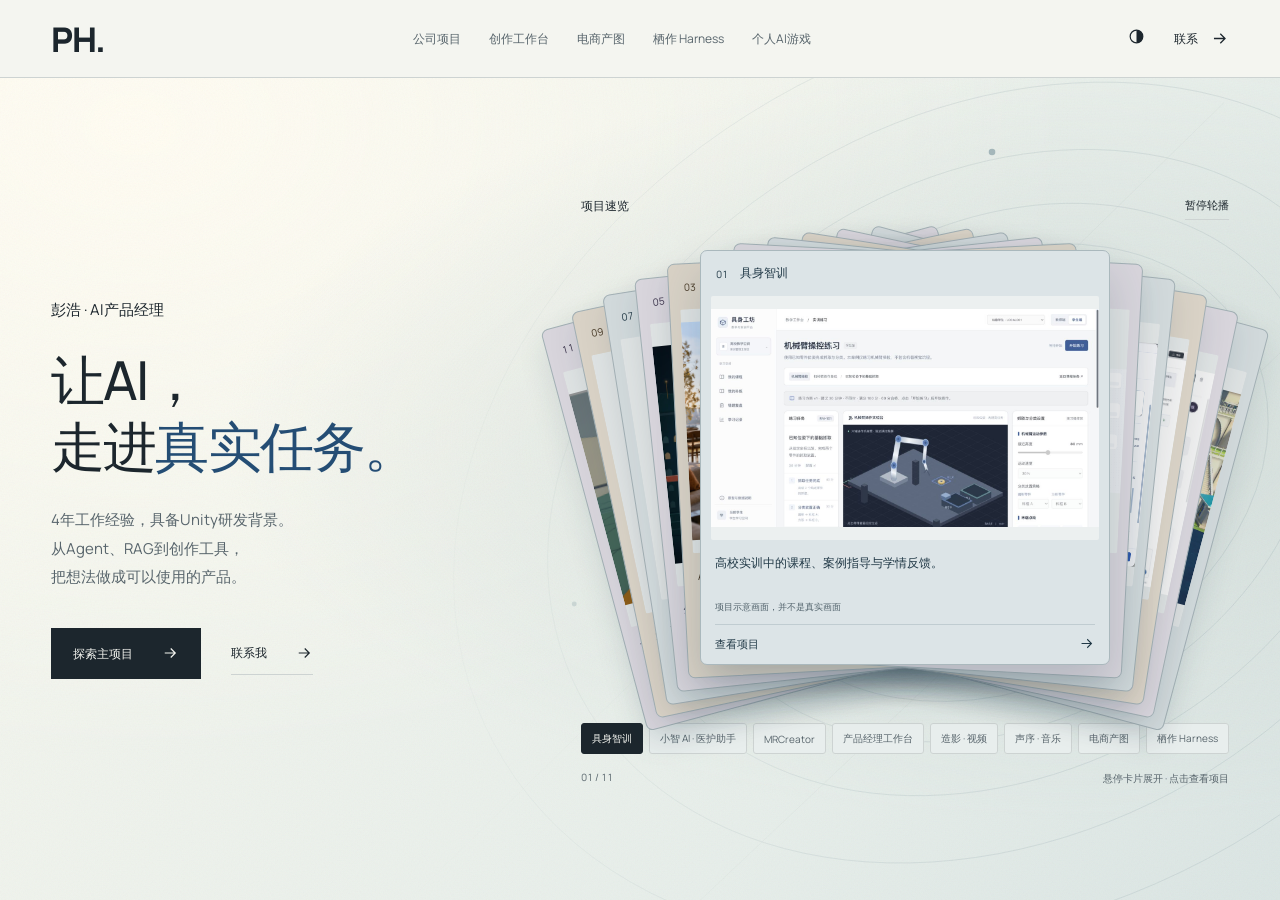
<file: index.html>
<!doctype html><html lang="zh-CN"><head><meta charset="UTF-8"><meta name="viewport" content="width=device-width, initial-scale=1"><meta name="description" content="5个模块，11个产品与互动体验。具身智能教育、医护智能体、MR创作、Harness、桌面工作台与AI辅助游戏开发。"><meta name="theme-color" content="#f4f5f0"><title>PH. / AI Project Archive — 彭浩项目作品集</title><link rel="icon" href="assets/favicon.svg" type="image/svg+xml"><link rel="stylesheet" href="showroom.css?v=4"><link rel="stylesheet" href="atmospheres.css?v=1"><script src="showroom.js?v=6" defer></script><script src="scene-navigation.js?v=2" defer></script></head><body><a class="skip" href="#main">跳转到内容</a><header class="nav"><a class="wordmark" href="#home" aria-label="彭浩首页">PH.</a><nav id="module-menu" aria-label="五个作品模块"><a href="#company-projects">公司项目</a><a href="#workbench-projects">创作工作台</a><a href="#commerce-projects">电商产图</a><a href="#harness-projects">栖作 Harness</a><a href="#game-projects">个人AI游戏</a></nav><div class="nav-end"><button id="menu-toggle" aria-expanded="false" aria-controls="module-menu">作品目录</button><button id="theme-toggle" aria-label="切换深色模式"><svg viewBox="0 0 24 24" aria-hidden="true"><circle cx="12" cy="12" r="8" fill="none" stroke="currentColor" stroke-width="1.5"/><path d="M12 4a8 8 0 0 1 0 16Z" fill="currentColor"/></svg></button><a href="#contact">联系 <svg viewBox="0 0 24 24" fill="none" aria-hidden="true"><path d="M5 12h14m-6-6 6 6-6 6" stroke="currentColor" stroke-width="1.6"/></svg></a></div></header><main id="main"><section id="home" class="hero"><div class="scene-atmosphere" aria-hidden="true"><div class="atmosphere-light"></div><img class="atmosphere-geometry" src="assets/backgrounds/home-orbits.svg" alt="" decoding="async"></div><div class="hero-copy"><p class="hero-identity">彭浩 · AI产品经理</p><h1>让AI，<br><span class="hero-second">走进<span>真实任务。</span></span></h1><p class="hero-description">4年工作经验，具备Unity研发背景。<br>从Agent、RAG到创作工具，<br>把想法做成可以使用的产品。</p><div class="hero-actions"><a class="solid-action" href="#education">探索主项目 <svg viewBox="0 0 24 24" fill="none" aria-hidden="true"><path d="M5 12h14m-6-6 6 6-6 6" stroke="currentColor" stroke-width="1.6"/></svg></a><a class="text-action" href="#contact">联系我 <svg viewBox="0 0 24 24" fill="none" aria-hidden="true"><path d="M5 12h14m-6-6 6 6-6 6" stroke="currentColor" stroke-width="1.6"/></svg></a></div></div><div class="hero-media quicklook"><div class="quicklook-heading"><span>项目速览</span><button id="quicklook-toggle" aria-pressed="false">暂停轮播</button></div><div class="quick-deck" id="quick-deck" aria-label="十一项目折叠卡片"><article class="quick-card is-active" data-quick-card="0" style="--card-order:0"><button class="quick-card-tab" id="quick-tab-0" aria-expanded="true" aria-controls="quick-preview-0" data-quick-select="0"><span class="quick-number">01</span><span class="quick-name">具身智训</span></button><div class="quick-preview" id="quick-preview-0" ><div class="quick-image-link"><img src="assets/education-training.png" alt="具身智训项目预览" ></div><div class="quick-copy"><p>高校实训中的课程、案例指导与学情反馈。</p><small>项目示意画面，并不是真实画面</small><a class="quick-project-link" href="#education" tabindex="0">查看项目 <svg viewBox="0 0 24 24" fill="none" aria-hidden="true"><path d="M5 12h14m-6-6 6 6-6 6" stroke="currentColor" stroke-width="1.5"/></svg></a></div></div></article><article class="quick-card " data-quick-card="1" style="--card-order:1"><button class="quick-card-tab" id="quick-tab-1" aria-expanded="false" aria-controls="quick-preview-1" data-quick-select="1"><span class="quick-number">02</span><span class="quick-name">小智 AI · 医护助手</span></button><div class="quick-preview" id="quick-preview-1" inert><div class="quick-image-link"><img src="assets/healthcare-dify.png" alt="小智 AI · 医护助手项目预览" loading=lazy></div><div class="quick-copy"><p>在仿真练习现场回答步骤与专业名词问题。</p><small>项目示意画面，并不是真实画面</small><a class="quick-project-link" href="#healthcare" tabindex="-1">查看项目 <svg viewBox="0 0 24 24" fill="none" aria-hidden="true"><path d="M5 12h14m-6-6 6 6-6 6" stroke="currentColor" stroke-width="1.5"/></svg></a></div></div></article><article class="quick-card " data-quick-card="2" style="--card-order:2"><button class="quick-card-tab" id="quick-tab-2" aria-expanded="false" aria-controls="quick-preview-2" data-quick-select="2"><span class="quick-number">03</span><span class="quick-name">MRCreator</span></button><div class="quick-preview" id="quick-preview-2" inert><div class="quick-image-link"><img src="assets/mrcreate-spatial-gallery-reference.png" alt="MRCreator项目预览" loading=lazy></div><div class="quick-copy"><p>AI生图与混合现实空间预览。</p><small>项目示意画面，并不是真实画面</small><a class="quick-project-link" href="#mrcreate" tabindex="-1">查看项目 <svg viewBox="0 0 24 24" fill="none" aria-hidden="true"><path d="M5 12h14m-6-6 6 6-6 6" stroke="currentColor" stroke-width="1.5"/></svg></a></div></div></article><article class="quick-card " data-quick-card="3" style="--card-order:3"><button class="quick-card-tab" id="quick-tab-3" aria-expanded="false" aria-controls="quick-preview-3" data-quick-select="3"><span class="quick-number">04</span><span class="quick-name">产品经理工作台</span></button><div class="quick-preview" id="quick-preview-3" inert><div class="quick-image-link"><img src="assets/product-workflow-canvas.png" alt="产品经理工作台项目预览" loading=lazy></div><div class="quick-copy"><p>将资料、搜索和报告串成可调整的研究流程。</p><a class="quick-project-link" href="#product-workbench" tabindex="-1">查看项目 <svg viewBox="0 0 24 24" fill="none" aria-hidden="true"><path d="M5 12h14m-6-6 6 6-6 6" stroke="currentColor" stroke-width="1.5"/></svg></a></div></div></article><article class="quick-card " data-quick-card="4" style="--card-order:4"><button class="quick-card-tab" id="quick-tab-4" aria-expanded="false" aria-controls="quick-preview-4" data-quick-select="4"><span class="quick-number">05</span><span class="quick-name">造影 · 视频</span></button><div class="quick-preview" id="quick-preview-4" inert><div class="quick-image-link"><img src="assets/robot-courier-cover.jpg" alt="造影 · 视频项目预览" loading=lazy></div><div class="quick-copy"><p>生成之后，还能继续修改镜头和时间线。</p><a class="quick-project-link" href="#video-workbench" tabindex="-1">查看项目 <svg viewBox="0 0 24 24" fill="none" aria-hidden="true"><path d="M5 12h14m-6-6 6 6-6 6" stroke="currentColor" stroke-width="1.5"/></svg></a></div></div></article><article class="quick-card " data-quick-card="5" style="--card-order:5"><button class="quick-card-tab" id="quick-tab-5" aria-expanded="false" aria-controls="quick-preview-5" data-quick-select="5"><span class="quick-number">06</span><span class="quick-name">声序 · 音乐</span></button><div class="quick-preview" id="quick-preview-5" inert><div class="quick-image-link"><img src="assets/music-workspace.jpg" alt="声序 · 音乐项目预览" loading=lazy></div><div class="quick-copy"><p>用可编辑乐谱承接AI编曲，保留局部控制。</p><a class="quick-project-link" href="#music-workbench" tabindex="-1">查看项目 <svg viewBox="0 0 24 24" fill="none" aria-hidden="true"><path d="M5 12h14m-6-6 6 6-6 6" stroke="currentColor" stroke-width="1.5"/></svg></a></div></div></article><article class="quick-card " data-quick-card="6" style="--card-order:6"><button class="quick-card-tab" id="quick-tab-6" aria-expanded="false" aria-controls="quick-preview-6" data-quick-select="6"><span class="quick-number">07</span><span class="quick-name">电商产图</span></button><div class="quick-preview" id="quick-preview-6" inert><div class="quick-image-link"><img src="assets/commerce-result.png" alt="电商产图项目预览" loading=lazy></div><div class="quick-copy"><p>原图抠出商品，再为商品生成新场景。</p><a class="quick-project-link" href="#commerce" tabindex="-1">查看项目 <svg viewBox="0 0 24 24" fill="none" aria-hidden="true"><path d="M5 12h14m-6-6 6 6-6 6" stroke="currentColor" stroke-width="1.5"/></svg></a></div></div></article><article class="quick-card " data-quick-card="7" style="--card-order:7"><button class="quick-card-tab" id="quick-tab-7" aria-expanded="false" aria-controls="quick-preview-7" data-quick-select="7"><span class="quick-number">08</span><span class="quick-name">栖作 Harness</span></button><div class="quick-preview" id="quick-preview-7" inert><div class="quick-image-link"><img src="assets/harness-workbench.png" alt="栖作 Harness项目预览" loading=lazy></div><div class="quick-copy"><p>让角色、记忆和文件交接围绕实际交付协作。</p><a class="quick-project-link" href="#harness" tabindex="-1">查看项目 <svg viewBox="0 0 24 24" fill="none" aria-hidden="true"><path d="M5 12h14m-6-6 6 6-6 6" stroke="currentColor" stroke-width="1.5"/></svg></a></div></div></article><article class="quick-card " data-quick-card="8" style="--card-order:8"><button class="quick-card-tab" id="quick-tab-8" aria-expanded="false" aria-controls="quick-preview-8" data-quick-select="8"><span class="quick-number">09</span><span class="quick-name">漫游星空</span></button><div class="quick-preview" id="quick-preview-8" inert><div class="quick-image-link"><img src="assets/starry-cover.jpg" alt="漫游星空项目预览" loading=lazy></div><div class="quick-copy"><p>走进三维笔触组成的名画世界。</p><a class="quick-project-link" href="#starry" tabindex="-1">查看项目 <svg viewBox="0 0 24 24" fill="none" aria-hidden="true"><path d="M5 12h14m-6-6 6 6-6 6" stroke="currentColor" stroke-width="1.5"/></svg></a></div></div></article><article class="quick-card " data-quick-card="9" style="--card-order:9"><button class="quick-card-tab" id="quick-tab-9" aria-expanded="false" aria-controls="quick-preview-9" data-quick-select="9"><span class="quick-number">10</span><span class="quick-name">云上列车</span></button><div class="quick-preview" id="quick-preview-9" inert><div class="quick-image-link"><img src="assets/cloud-cover.jpg" alt="云上列车项目预览" loading=lazy></div><div class="quick-copy"><p>云端旅行、自由观景与下车探索。</p><a class="quick-project-link" href="#cloud" tabindex="-1">查看项目 <svg viewBox="0 0 24 24" fill="none" aria-hidden="true"><path d="M5 12h14m-6-6 6 6-6 6" stroke="currentColor" stroke-width="1.5"/></svg></a></div></div></article><article class="quick-card " data-quick-card="10" style="--card-order:10"><button class="quick-card-tab" id="quick-tab-10" aria-expanded="false" aria-controls="quick-preview-10" data-quick-select="10"><span class="quick-number">11</span><span class="quick-name">老板来了</span></button><div class="quick-preview" id="quick-preview-10" inert><div class="quick-image-link"><img src="assets/boss-cover.png" alt="老板来了项目预览" loading=lazy></div><div class="quick-copy"><p>75秒内，用单键切屏做风险收益判断。</p><a class="quick-project-link" href="#boss" tabindex="-1">查看项目 <svg viewBox="0 0 24 24" fill="none" aria-hidden="true"><path d="M5 12h14m-6-6 6 6-6 6" stroke="currentColor" stroke-width="1.5"/></svg></a></div></div></article></div><div class="quick-selectors" role="group" aria-label="选择速览项目"><button data-quick-select="0" aria-pressed="true">具身智训</button><button data-quick-select="1" aria-pressed="false">小智 AI · 医护助手</button><button data-quick-select="2" aria-pressed="false">MRCreator</button><button data-quick-select="3" aria-pressed="false">产品经理工作台</button><button data-quick-select="4" aria-pressed="false">造影 · 视频</button><button data-quick-select="5" aria-pressed="false">声序 · 音乐</button><button data-quick-select="6" aria-pressed="false">电商产图</button><button data-quick-select="7" aria-pressed="false">栖作 Harness</button><button data-quick-select="8" aria-pressed="false">漫游星空</button><button data-quick-select="9" aria-pressed="false">云上列车</button><button data-quick-select="10" aria-pressed="false">老板来了</button></div><div class="quicklook-footer"><span id="quicklook-position">01 / 11</span><p>悬停卡片展开 · 点击查看项目</p></div></div></section><div id="projects" class="collection-overview"><span>作品集</span><p>5个方向，11个产品与互动体验。</p><nav><a href="#company-projects">公司项目</a><a href="#workbench-projects">创作工作台</a><a href="#commerce-projects">电商产图</a><a href="#harness-projects">栖作 Harness</a><a href="#game-projects">个人AI游戏</a></nav></div><section class="project-chapter theme-company" id="company-projects" aria-labelledby="company-projects-title"><div class="scene-atmosphere" aria-hidden="true"><div class="atmosphere-light"></div><img class="atmosphere-geometry" src="assets/backgrounds/company-grid.svg" alt="" decoding="async"></div><div class="chapter-banner"><p>公司项目</p><h2>在真实业务里，建立AI产品能力。</h2><span class="chapter-rule"></span></div><div class="chapter-body"><aside class="chapter-intro"><span class="collection-position">01 / 05</span><h2 id="company-projects-title">公司项目</h2><p>高校教学、医护答疑与MR创作。</p><nav aria-label="公司项目项目目录"><a href="#education">具身智训<svg viewBox="0 0 24 24" fill="none" aria-hidden="true"><path d="M5 12h14m-6-6 6 6-6 6" stroke="currentColor" stroke-width="1.6"/></svg></a><a href="#healthcare">小智 AI · 医护助手<svg viewBox="0 0 24 24" fill="none" aria-hidden="true"><path d="M5 12h14m-6-6 6 6-6 6" stroke="currentColor" stroke-width="1.6"/></svg></a><a href="#mrcreate">MRCreator<svg viewBox="0 0 24 24" fill="none" aria-hidden="true"><path d="M5 12h14m-6-6 6 6-6 6" stroke="currentColor" stroke-width="1.6"/></svg></a></nav></aside><div class="chapter-projects"><article class="project flagship" id="education"><div class="project-heading"><div><p class="project-meta">AI产品经理 · 2025.09—2026.09</p><h3>具身智训</h3><p class="project-promise">机器视觉与机械臂实训，连接指导、操作与评价。</p></div></div><div class="prototype-preview" id="prototype-preview"><p class="company-visual-note">项目示意画面，并不是真实画面</p><div class="stage-tabs prototype-toolbar"><span>具身智训 · 可交互原型</span><button id="expand-prototype" type="button" aria-expanded="false">放大体验</button><a href="demos/robotlab/index.html" target="_blank" rel="noopener">独立窗口</a></div><div class="prototype-mount" id="prototype-inline"><div class="prototype-stage" id="prototype-stage"><iframe id="education-prototype" src="demos/robotlab/index.html" title="具身智训教学平台可交互原型" loading="eager" allowfullscreen></iframe></div></div><p class="stage-caption">建议体验：课程选择／实训库 → 机器视觉／机械臂实训 → 节点编排与运行 → 评价复盘。作品集演示仅本机保存，使用虚构示例与当前浏览器的操作记录。</p></div><div class="project-context" data-intro="education"><div class="context-item"><h4>项目背景</h4><p>高校陆续开设具身智能相关专业，但部分高职高专缺少配套实训设施。结合市场调研和公司的技术积累，将机器视觉与机械臂操控确定为教学核心，规划软硬结合、以多 Agent 辅助实训的“具身智训”。</p></div><div class="context-item"><h4>目标用户</h4><p>开设具身智能、机器视觉及机械臂相关课程的高校与职业院校，核心使用者为实训学生。学生可按课程学习，也可从实训库选择任务，在训练模式获取 AI 指导，在考核模式独立完成操作。</p></div><div class="context-item"><h4>解决的问题</h4><p>用节点流连接相机画面、视觉算法与机械臂动作，让学生自主搭建流程、定位错误；Direct-Agent 负责指导，Scene-Agent 负责演示，Analyse-Agent 结合截图与任务标准评价。已录入视觉与机械臂任务各 24 项；2026 年 8 月完成正式版本，向合作院校提供样机，量产前已有超 5 家学校预定。</p></div></div><div class="project-actions"><button class="text-action" data-case="0">我的判断与项目过程 <svg viewBox="0 0 24 24" fill="none" aria-hidden="true"><path d="M5 12h14m-6-6 6 6-6 6" stroke="currentColor" stroke-width="1.6"/></svg></button></div></article><article class="project " id="healthcare"><div class="project-heading"><div><p class="project-meta">AI产品经理 · 2024.08—2026.09</p><h3>小智 AI · 医护助手</h3><p class="project-promise">把专业知识与反馈，放进医护实训过程。</p></div></div><p class="company-visual-note">项目示意画面，并不是真实画面</p><div class="health-stage"><div class="question-scene"><span>练习中的一个问题</span><blockquote>“下一步该做什么？”</blockquote><p>把学生的口语化提问，连接到当前操作与相关知识。</p><small>问答场景示意，非实时模型回答</small></div><div class="workflow-evidence"><button class="image-expand" data-image="assets/healthcare-dify.png" aria-label="放大医护智能体Dify流程示意"><img src="assets/healthcare-dify.png" alt="医护智能体Dify流程示意" loading="lazy"></button><p>意图识别 → 问题改写 → 混合检索 → 专业回复</p></div></div><div class="project-context" data-intro="healthcare"><div class="context-item"><h4>项目背景</h4><p>存量医护仿真产品需要提升智能教学体验。调研竞品后，将小智 AI 定位为嵌入实训流程的医护助手：既支持练习中的答疑与反馈，也在结束后提供评价和学习复盘，以专业知识和流程结合形成产品价值。</p></div><div class="context-item"><h4>目标用户</h4><p>高校及职业院校开展医护仿真实训的学生，以及组织教学的教师。以心肺复苏等案例为载体，学生需要理解专业概念、获得当前步骤的指导，并知道操作后应改进什么。</p></div><div class="context-item"><h4>解决的问题</h4><p>协同医护专家校核教学资料与仿真流程，基于 Dify 建立分案例知识库，串联数据清洗、切块、流程与版本元数据过滤、问题改写和混合检索；结合硬件反馈支持过程指导与复盘。以 230 道题开展评测，Top-K=3 时 Recall@K 为 94%，并通过真实反馈收集 Bad Case、修复与回归。</p></div></div><div class="project-actions"><button class="text-action" data-case="1">我的判断与项目过程 <svg viewBox="0 0 24 24" fill="none" aria-hidden="true"><path d="M5 12h14m-6-6 6 6-6 6" stroke="currentColor" stroke-width="1.6"/></svg></button></div></article><article class="project " id="mrcreate"><div class="project-heading"><div><p class="project-meta">Unity开发／逐步承担产品职责 · 2022.08—2024.06</p><h3>MRCreator</h3><p class="project-promise">降低创作门槛，让场景拥有更多交互。</p></div></div><p class="company-visual-note">项目示意画面，并不是真实画面</p><figure class="scene-cover"><button class="image-expand" data-image="assets/mrcreate-spatial-gallery-reference.png" aria-label="放大MR空间漫游与AI图像预览场景概念图"><img src="assets/mrcreate-spatial-gallery-reference.png" alt="MR空间漫游与AI图像预览场景概念图" loading="lazy"></button><figcaption>MR空间漫游与AI图像预览 · AI生成场景概念图，非产品实拍</figcaption></figure><div class="project-context" data-intro="mrcreate"><div class="context-item"><h4>项目背景</h4><p>随着 MR 受到更多关注，公司希望升级原有内容创作平台。通过行业参展、用户社群及约 300 份问卷，发现创意爱好者和行业用户的主要诉求是降低素材制作门槛，并获得更多交互自主性，据此规划 MRCreator 的迭代。</p></div><div class="context-item"><h4>目标用户</h4><p>VR／MR 创意爱好者与部分开发者，以及剧本杀体验店、教育培训、文旅展示等行业从业者。用户希望无需复杂技术背景，也能搭建、丰富并发布自己的沉浸式场景。</p></div><div class="context-item"><h4>解决的问题</h4><p>围绕“降低门槛”和“增强交互”两条路线，推进平台内 AI 生图、天气、转场和后处理特效，贯通素材生成、场景编辑、事件交互与头显打包。生图采用 RunningHub 上的 ComfyUI 工作流、SDXL 与风格 LoRA；原流程约 20 秒／张、约 0.05 元／张，加入加速 LoRA 后约 6 秒／张。</p></div></div><div class="project-actions"><button class="text-action" data-case="2">我的判断与项目过程 <svg viewBox="0 0 24 24" fill="none" aria-hidden="true"><path d="M5 12h14m-6-6 6 6-6 6" stroke="currentColor" stroke-width="1.6"/></svg></button></div></article></div></div></section><section class="project-chapter theme-workbenches" id="workbench-projects" aria-labelledby="workbench-projects-title"><div class="scene-atmosphere" aria-hidden="true"><div class="atmosphere-light"></div><img class="atmosphere-geometry" src="assets/backgrounds/workbench-waves.svg" alt="" decoding="async"></div><div class="chapter-banner"><p>创作工作台</p><h2>让生成，继续成为创作。</h2><span class="chapter-rule"></span></div><div class="chapter-body"><aside class="chapter-intro"><span class="collection-position">02 / 05</span><h2 id="workbench-projects-title">创作工作台</h2><p>产品研究、视频与音乐，三个可编辑的工作台。</p><nav aria-label="创作工作台项目目录"><a href="#product-workbench">产品经理工作台<svg viewBox="0 0 24 24" fill="none" aria-hidden="true"><path d="M5 12h14m-6-6 6 6-6 6" stroke="currentColor" stroke-width="1.6"/></svg></a><a href="#video-workbench">造影 · 视频<svg viewBox="0 0 24 24" fill="none" aria-hidden="true"><path d="M5 12h14m-6-6 6 6-6 6" stroke="currentColor" stroke-width="1.6"/></svg></a><a href="#music-workbench">声序 · 音乐<svg viewBox="0 0 24 24" fill="none" aria-hidden="true"><path d="M5 12h14m-6-6 6 6-6 6" stroke="currentColor" stroke-width="1.6"/></svg></a></nav></aside><div class="chapter-projects"><article class="project " id="product-workbench"><div class="project-heading"><div><p class="project-meta">个人项目 · 2026.05—至今</p><h3>产品经理工作台</h3><p class="project-promise">用可组合的节点，减少重复文档工作。</p></div></div><div class="product-stage" data-stage><div class="stage-tabs" role="tablist" aria-label="product展示内容"><button role="tab" id="product-tab-0" aria-controls="product-panel-0" aria-selected="true" tabindex="0" data-panel="product-panel-0">工作流编排</button><button role="tab" id="product-tab-1" aria-controls="product-panel-1" aria-selected="false" tabindex="-1" data-panel="product-panel-1">分析报告</button></div><div class="stage-screen"><div class="stage-panel" role="tabpanel" id="product-panel-0" aria-labelledby="product-tab-0" ><button class="image-expand" data-image="assets/product-workflow-canvas.png" aria-label="放大产品经理工作台工作流编排界面"><img src="assets/product-workflow-canvas.png" alt="产品经理工作台工作流编排界面" loading="lazy"></button></div><div class="stage-panel" role="tabpanel" id="product-panel-1" aria-labelledby="product-tab-1" hidden><button class="image-expand" data-image="assets/product-analysis-report.png" aria-label="放大产品经理工作台分析报告界面"><img src="assets/product-analysis-report.png" alt="产品经理工作台分析报告界面" loading="lazy"></button></div></div><p class=stage-caption>实际原型界面 · 31个节点 · 输入、分析与文档输出</p></div><div class="project-context" data-intro="product-workbench"><div class="context-item"><h4>项目背景</h4><p>产品工作需要持续产出需求文档、PRD、原型和分析报告，初稿往往还需反复修改，占用大量时间。以自己的工作经历为起点，设计节点式工作台，希望减少文档整理时间，让产品经理更专注于项目判断与推进。</p></div><div class="context-item"><h4>目标用户</h4><p>在职产品经理及即将进入产品岗位的新人。需要根据不同任务自由组合资料输入、分析和文档输出，并能检查中间结果、调整文档大纲。</p></div><div class="context-item"><h4>解决的问题</h4><p>以输入、分析、文档三类节点组织流程，支持多份输入汇入同一节点，按连接关系执行并查看产出；节点采用 JSON 配置，便于扩展和维护。现有 31 个节点：5 个输入、15 个分析、11 个文档节点，覆盖调研、立项、需求、MVP、PRD、原型、验收与迭代。模型与提示词评测节点列为后续计划。</p></div></div> <div class="project-actions"><button class="text-action" data-case="3">我的判断与项目过程 <svg viewBox="0 0 24 24" fill="none" aria-hidden="true"><path d="M5 12h14m-6-6 6 6-6 6" stroke="currentColor" stroke-width="1.6"/></svg></button></div></article><article class="project " id="video-workbench"><div class="project-heading"><div><p class="project-meta">个人项目 · AI产品经理</p><h3>造影 · 视频工作台</h3><p class="project-promise">从一句创意，到还能继续修改的视频。</p></div></div><div class="product-stage" data-stage><div class="stage-tabs" role="tablist" aria-label="video展示内容"><button role="tab" id="video-tab-0" aria-controls="video-panel-0" aria-selected="true" tabindex="0" data-panel="video-panel-0">小机器人</button><button role="tab" id="video-tab-1" aria-controls="video-panel-1" aria-selected="false" tabindex="-1" data-panel="video-panel-1">纸花苏醒</button><button role="tab" id="video-tab-2" aria-controls="video-panel-2" aria-selected="false" tabindex="-1" data-panel="video-panel-2">工作台界面</button></div><div class="stage-screen"><div class="stage-panel" role="tabpanel" id="video-panel-0" aria-labelledby="video-tab-0" ><video controls playsinline preload="none" poster="assets/robot-courier-cover.jpg" aria-label="小机器人30秒动画样片"><source src="assets/robot-courier-demo.mp4" type="video/mp4"></video></div><div class="stage-panel" role="tabpanel" id="video-panel-1" aria-labelledby="video-tab-1" hidden><video controls playsinline preload="none" poster="assets/video-workbench.png" aria-label="纸花苏醒动画样片"><source src="assets/video-demo.mp4" type="video/mp4"></video></div><div class="stage-panel" role="tabpanel" id="video-panel-2" aria-labelledby="video-tab-2" hidden><button class="image-expand" data-image="assets/video-workbench.png" aria-label="放大造影视频工作台实际界面"><img src="assets/video-workbench.png" alt="造影视频工作台实际界面" loading="lazy"></button></div></div><p class=stage-caption>工作台实际产物 · 视频包含音轨，点击播放开启声音</p></div><div class="project-context" data-intro="video-workbench"><div class="context-item"><h4>项目背景</h4><p>个人制作产品演示与动态图形时，通用AI生成的代码或视频仍需要人工衔接预览、修改与导出。尤其是局部镜头不符合要求时，缺少能保留其他内容、继续编辑的工作环境，因此开发视频创作工作台。</p></div><div class="context-item"><h4>目标用户</h4><p>需要制作产品演示、讲解动画和短片的独立创作者，以及希望借助AI完成视频制作的产品人员。重点场景是从一个创意出发，反复检查镜头和节奏，交付可播放的成片。</p></div><div class="context-item"><h4>解决的问题</h4><p>把制作任务书确认、动画生成、真实帧预览、时间线编辑与成片导出连接起来。用户可以限定选段让AI修改，并继续调整工程，而不是每次重新生成整条视频；支持1080p / 30fps导出，页面展示纸花与小机器人两段实际产物。</p></div></div> <div class="project-actions"><button class="text-action" data-case="3">我的判断与项目过程 <svg viewBox="0 0 24 24" fill="none" aria-hidden="true"><path d="M5 12h14m-6-6 6 6-6 6" stroke="currentColor" stroke-width="1.6"/></svg></button></div></article><article class="project " id="music-workbench"><div class="project-heading"><div><p class="project-meta">个人项目 · AI产品经理</p><h3>声序 · 音乐工作台</h3><p class="project-promise">让AI写出的旋律，成为可以调整的每一个音符。</p></div></div><div class="product-stage" data-stage><div class="stage-tabs" role="tablist" aria-label="music展示内容"><button role="tab" id="music-tab-0" aria-controls="music-panel-0" aria-selected="true" tabindex="0" data-panel="music-panel-0">编曲工作台</button><button role="tab" id="music-tab-1" aria-controls="music-panel-1" aria-selected="false" tabindex="-1" data-panel="music-panel-1">音符编辑</button></div><div class="stage-screen"><div class="stage-panel" role="tabpanel" id="music-panel-0" aria-labelledby="music-tab-0" ><button class="image-expand" data-image="assets/music-workspace.jpg" aria-label="放大声序多轨音乐编曲工作台"><img src="assets/music-workspace.jpg" alt="声序多轨音乐编曲工作台" loading="lazy"></button></div><div class="stage-panel" role="tabpanel" id="music-panel-1" aria-labelledby="music-tab-1" hidden><button class="image-expand" data-image="assets/music-editor.jpg" aria-label="放大声序音乐编辑界面"><img src="assets/music-editor.jpg" alt="声序音乐编辑界面" loading="lazy"></button></div></div></div><div class="listening-room"><div class="listening-heading"><span>试听工作台的实际作品</span><strong id="music-title">绿野之风</strong><p id="music-description">72 BPM · 16小节 · 10个声部</p></div><div class="listening-player"><div class="music-choices" role="group" aria-label="选择试听曲目"><button class="active" aria-pressed="true" data-track="green">绿野之风</button><button aria-pressed="false" data-track="starlight">下一秒的微光</button></div><audio id="music-player" controls preload="none" src="assets/green-field-wind.mp3" aria-label="绿野之风音乐试听"></audio></div></div><div class="project-context" data-intro="music-workbench"><div class="context-item"><h4>项目背景</h4><p>直接让AI生成音频，通常难以精确修改某个声部、某段旋律或某种乐器；一次调整可能影响整首作品。个人配乐实践需要保留已经满意的部分，并继续编辑，因此开发基于结构化乐谱的音乐工作台。</p></div><div class="context-item"><h4>目标用户</h4><p>需要创作配乐、音乐草稿或多轨作品的个人创作者。使用者既希望AI帮助编曲，也需要直接调整音符、鼓点、乐器和音轨参数，而不是只接收一段最终音频。</p></div><div class="context-item"><h4>解决的问题</h4><p>将AI创作结果转成可编辑的乐谱与音轨，经校验后使用真实采样演奏；局部修改可限定在指定轨道与节拍范围，保留范围外内容。工作台支持71种乐器、最多32条音轨，并可导出WAV和MIDI；提供《绿野之风》等实际作品试听。</p></div></div> <div class="project-actions"><button class="text-action" data-case="3">我的判断与项目过程 <svg viewBox="0 0 24 24" fill="none" aria-hidden="true"><path d="M5 12h14m-6-6 6 6-6 6" stroke="currentColor" stroke-width="1.6"/></svg></button></div></article></div></div></section><section class="project-chapter theme-commerce" id="commerce-projects" aria-labelledby="commerce-projects-title"><div class="scene-atmosphere" aria-hidden="true"><div class="atmosphere-light"></div><img class="atmosphere-geometry" src="assets/backgrounds/commerce-studio.svg" alt="" decoding="async"></div><div class="chapter-banner"><p>电商产图</p><h2>给商品一个新场景。</h2><span class="chapter-rule"></span></div><div class="chapter-body"><aside class="chapter-intro"><span class="collection-position">03 / 05</span><h2 id="commerce-projects-title">电商产图</h2><p>为中小商家探索更及时的素材生产方式。</p><nav aria-label="电商产图项目目录"><a href="#commerce">电商产图助手<svg viewBox="0 0 24 24" fill="none" aria-hidden="true"><path d="M5 12h14m-6-6 6 6-6 6" stroke="currentColor" stroke-width="1.6"/></svg></a></nav></aside><div class="chapter-projects"><article class="project " id="commerce"><div class="project-heading"><div><p class="project-meta">个人项目 · 2026.04—至今</p><h3>电商产图</h3><p class="project-promise">保留商品主体，让场景图制作更轻松。</p></div></div><div class="product-stage" data-stage><div class="stage-tabs" role="tablist" aria-label="commerce展示内容"><button role="tab" id="commerce-tab-0" aria-controls="commerce-panel-0" aria-selected="true" tabindex="0" data-panel="commerce-panel-0">使用页面</button><button role="tab" id="commerce-tab-1" aria-controls="commerce-panel-1" aria-selected="false" tabindex="-1" data-panel="commerce-panel-1">Agent配置</button><button role="tab" id="commerce-tab-2" aria-controls="commerce-panel-2" aria-selected="false" tabindex="-1" data-panel="commerce-panel-2">成图示例</button></div><div class="stage-screen"><div class="stage-panel" role="tabpanel" id="commerce-panel-0" aria-labelledby="commerce-tab-0" ><button class="image-expand" data-image="assets/commerce-studio.png" aria-label="放大商品图工作室使用页面"><img src="assets/commerce-studio.png" alt="商品图工作室使用页面" loading="lazy"></button></div><div class="stage-panel" role="tabpanel" id="commerce-panel-1" aria-labelledby="commerce-tab-1" hidden><button class="image-expand" data-image="assets/commerce-config.png" aria-label="放大商品图助手Agent配置页面"><img src="assets/commerce-config.png" alt="商品图助手Agent配置页面" loading="lazy"></button></div><div class="stage-panel" role="tabpanel" id="commerce-panel-2" aria-labelledby="commerce-tab-2" hidden><button class="image-expand" data-image="assets/commerce-result.png" aria-label="放大根据商品参考图生成的耳机场景图"><img src="assets/commerce-result.png" alt="根据商品参考图生成的耳机场景图" loading="lazy"></button></div></div><p class=stage-caption>实际界面与生成产物 · 点击图片可放大查看</p></div><div class="project-context" data-intro="commerce"><div class="context-item"><h4>项目背景</h4><p>传统电商商品图制作涉及场景搭建、道具、模特和后期修图，耗时耗力；中小商家难以持续投入完整制作资源。为提高产图效率并保留商品主体，开发高保真的多 Agent 电商产图助手。</p></div><div class="context-item"><h4>目标用户</h4><p>已有商品原图、需要持续制作宣传场景图，但缺少专职摄影与设计资源的中小电商商家和运营人员。用户只需上传商品图片，并用自然语言描述创意。</p></div><div class="context-item"><h4>解决的问题</h4><p>先确认需求、抠出原图主体，再制定拍摄方案与生成场景，减少直接重绘带来的商品外观偏差。Design_Agent 负责商品识别与统筹，Proposal_Agent 负责方案，Generate_Agent 负责提示词与逐张生成；信息缺失时返回补充确认。已交付可运行原型与 Agent 配置界面，并开源供学习与扩展。</p></div></div><div class="project-actions"><button class="text-action" data-case="4">我的判断与项目过程 <svg viewBox="0 0 24 24" fill="none" aria-hidden="true"><path d="M5 12h14m-6-6 6 6-6 6" stroke="currentColor" stroke-width="1.6"/></svg></button><a class="text-action" href="https://github.com/Hao2048/ecommerce-assistant" target="_blank" rel="noopener noreferrer" aria-label="在GitHub查看电商产图源码">GitHub源码 <svg viewBox="0 0 24 24" fill="none" aria-hidden="true"><path d="M5 12h14m-6-6 6 6-6 6" stroke="currentColor" stroke-width="1.6"/></svg></a></div></article></div></div></section><section class="project-chapter theme-harness" id="harness-projects" aria-labelledby="harness-projects-title"><div class="scene-atmosphere" aria-hidden="true"><div class="atmosphere-light"></div><img class="atmosphere-geometry" src="assets/backgrounds/harness-lattice.svg" alt="" decoding="async"></div><div class="chapter-banner"><p>栖作 Harness</p><h2>从对话，走向共同交付。</h2><span class="chapter-rule"></span></div><div class="chapter-body"><aside class="chapter-intro"><span class="collection-position">04 / 05</span><h2 id="harness-projects-title">栖作 Harness</h2><p>个人桌面的角色、记忆、协作与验收。</p><nav aria-label="栖作 Harness项目目录"><a href="#harness">多角色工作环境<svg viewBox="0 0 24 24" fill="none" aria-hidden="true"><path d="M5 12h14m-6-6 6 6-6 6" stroke="currentColor" stroke-width="1.6"/></svg></a></nav></aside><div class="chapter-projects"><article class="project " id="harness"><div class="project-heading"><div><p class="project-meta">个人项目 · AI产品经理</p><h3>栖作 Harness</h3><p class="project-promise">让多个AI角色，围绕同一份交付协作。</p></div></div><div class="product-stage" data-stage><div class="stage-tabs" role="tablist" aria-label="harness展示内容"><button role="tab" id="harness-tab-0" aria-controls="harness-panel-0" aria-selected="true" tabindex="0" data-panel="harness-panel-0">协作工作台</button><button role="tab" id="harness-tab-1" aria-controls="harness-panel-1" aria-selected="false" tabindex="-1" data-panel="harness-panel-1">角色配置</button><button role="tab" id="harness-tab-2" aria-controls="harness-panel-2" aria-selected="false" tabindex="-1" data-panel="harness-panel-2">长期记忆</button></div><div class="stage-screen"><div class="stage-panel" role="tabpanel" id="harness-panel-0" aria-labelledby="harness-tab-0" ><button class="image-expand" data-image="assets/harness-workbench.png" aria-label="放大栖作多角色协作工作台"><img src="assets/harness-workbench.png" alt="栖作多角色协作工作台" loading="lazy"></button></div><div class="stage-panel" role="tabpanel" id="harness-panel-1" aria-labelledby="harness-tab-1" hidden><button class="image-expand" data-image="assets/harness-roles.png" aria-label="放大栖作角色职责配置"><img src="assets/harness-roles.png" alt="栖作角色职责配置" loading="lazy"></button></div><div class="stage-panel" role="tabpanel" id="harness-panel-2" aria-labelledby="harness-tab-2" hidden><button class="image-expand" data-image="assets/harness-memory.png" aria-label="放大栖作长期记忆管理"><img src="assets/harness-memory.png" alt="栖作长期记忆管理" loading="lazy"></button></div></div><p class=stage-caption>macOS开发预览版 · 预置演示资料库</p></div><div class="project-context" data-intro="harness"><div class="context-item"><h4>项目背景</h4><p>个人用AI处理复杂任务时，需要反复配置角色、补充背景，并人工把一个角色的结果交给另一个角色。多Agent同时输出并不等于能共同交付，因此开发栖作，将角色、记忆、协作和审阅组织成可持续使用的桌面工作环境。</p></div><div class="context-item"><h4>目标用户</h4><p>希望使用AI完成研究、策划或开发等复杂任务的个人用户。一次任务可能需要多个专业角色，但用户仍需控制职责、工具权限、执行过程和最终成果。</p></div><div class="context-item"><h4>解决的问题</h4><p>将角色职责、模型与工具配置沉淀为可复用工作配置；角色独立维护上下文，按任务依赖交接实际文件，并提供长期记忆、操作审批、变更审阅和中断恢复。让用户能检查和应用成果，而不只得到多段并列回复；预览版支持最多8个专业角色协作。</p></div></div><div class="project-actions"><button class="text-action" data-case="5">我的判断与项目过程 <svg viewBox="0 0 24 24" fill="none" aria-hidden="true"><path d="M5 12h14m-6-6 6 6-6 6" stroke="currentColor" stroke-width="1.6"/></svg></button><a class="text-action" href="https://github.com/Hao2048/qizuo" target="_blank" rel="noopener noreferrer" aria-label="在GitHub查看栖作 Harness源码">GitHub源码 <svg viewBox="0 0 24 24" fill="none" aria-hidden="true"><path d="M5 12h14m-6-6 6 6-6 6" stroke="currentColor" stroke-width="1.6"/></svg></a></div></article></div></div></section><section class="project-chapter theme-games" id="game-projects" aria-labelledby="game-projects-title"><div class="scene-atmosphere" aria-hidden="true"><div class="atmosphere-light"></div><img class="atmosphere-geometry" src="assets/backgrounds/game-cartography.svg" alt="" decoding="async"></div><div class="chapter-banner"><p>个人AI游戏</p><h2>把想象，做成可以进入的世界。</h2><span class="chapter-rule"></span></div><div class="chapter-body"><aside class="chapter-intro"><span class="collection-position">05 / 05</span><h2 id="game-projects-title">个人AI游戏</h2><p>三种轻量体验，验证AI辅助独立开发。</p><nav aria-label="个人AI游戏项目目录"><a href="#starry">漫游星空<svg viewBox="0 0 24 24" fill="none" aria-hidden="true"><path d="M5 12h14m-6-6 6 6-6 6" stroke="currentColor" stroke-width="1.6"/></svg></a><a href="#cloud">云上列车<svg viewBox="0 0 24 24" fill="none" aria-hidden="true"><path d="M5 12h14m-6-6 6 6-6 6" stroke="currentColor" stroke-width="1.6"/></svg></a><a href="#boss">老板来了<svg viewBox="0 0 24 24" fill="none" aria-hidden="true"><path d="M5 12h14m-6-6 6 6-6 6" stroke="currentColor" stroke-width="1.6"/></svg></a></nav></aside><div class="chapter-projects"><article class="project game-project" id="starry"><div class="project-heading"><div><p class="project-meta">艺术漫游 · 自由探索与自动运镜</p><h3>漫游星空</h3><p class="project-promise">走进笔触之间。</p></div></div><div class="game-stage"><video controls playsinline preload="none" poster="assets/starry-cover.jpg" aria-label="漫游星空实机演示"><source src="assets/starry-demo.mp4" type="video/mp4"></video></div><div class="project-context" data-intro="starry"><div class="context-item"><h4>项目背景</h4><p>个人AI游戏系列希望验证：在缺少完整美术、编程与声音团队的条件下，能否由产品体验目标驱动，借助AI完成可玩作品。《漫游星空》选择艺术探索场景，把静态名画转为可进入的三维笔触空间。</p></div><div class="context-item"><h4>目标用户</h4><p>喜欢艺术、空间探索与慢节奏观景的玩家。用户希望自由观看画面细节，也能以较低的操作负担欣赏整个场景，而不需要完成复杂任务或战斗。</p></div><div class="context-item"><h4>解决的问题</h4><p>把“观看一幅画”扩展为“进入画中漫游”：用户可以自由探索三维笔触构成的场景，也可以跟随自动运镜欣赏。项目交付可运行的Unity互动原型与实机演示，验证艺术意象如何转化为实际空间体验。</p></div></div><div class="project-actions"><button class="text-action" data-case="6">我的判断与项目过程 <svg viewBox="0 0 24 24" fill="none" aria-hidden="true"><path d="M5 12h14m-6-6 6 6-6 6" stroke="currentColor" stroke-width="1.6"/></svg></button><a class="text-action" href="https://github.com/Hao2048/starry-night-roaming" target="_blank" rel="noopener">项目源码 <svg viewBox="0 0 24 24" fill="none" aria-hidden="true"><path d="M5 12h14m-6-6 6 6-6 6" stroke="currentColor" stroke-width="1.6"/></svg></a></div></article><article class="project game-project" id="cloud"><div class="project-heading"><div><p class="project-meta">放松观景 · 列车旅行与下车探索</p><h3>云上列车</h3><p class="project-promise">把一段休息，交给云端旅程。</p></div></div><div class="game-stage"><video controls playsinline preload="none" poster="assets/cloud-cover.jpg" aria-label="云上列车实机演示"><source src="assets/cloud-demo.mp4" type="video/mp4"></video></div><div class="project-context" data-intro="cloud"><div class="context-item"><h4>项目背景</h4><p>个人AI游戏系列围绕短时娱乐、放松观景与艺术探索开展创作。《云上列车》选择工作间隙的放松场景，用持续前进的云端旅程承载观景与探索，并验证个人借助AI完成场景、交互与声音制作的可行性。</p></div><div class="context-item"><h4>目标用户</h4><p>希望在短暂休息中放松、喜欢旅行观景和自由探索的玩家。使用者更关注旅程氛围与发现感，不希望投入大量学习成本或承担紧张的操作任务。</p></div><div class="context-item"><h4>解决的问题</h4><p>以列车旅程串联云海、城堡和沿途场景，支持自由观景与下车探索，让玩家选择欣赏或探索的节奏。项目将观景与探索模式做成可运行原型，并提供实机视频与macOS试玩包。</p></div></div><div class="project-actions"><button class="text-action" data-case="6">我的判断与项目过程 <svg viewBox="0 0 24 24" fill="none" aria-hidden="true"><path d="M5 12h14m-6-6 6 6-6 6" stroke="currentColor" stroke-width="1.6"/></svg></button><a class="text-action" href="https://github.com/Hao2048/CloudRail" target="_blank" rel="noopener">项目源码 <svg viewBox="0 0 24 24" fill="none" aria-hidden="true"><path d="M5 12h14m-6-6 6 6-6 6" stroke="currentColor" stroke-width="1.6"/></svg></a></div></article><article class="project game-project" id="boss"><div class="project-heading"><div><p class="project-meta">休闲挑战 · 单键切屏与老板预警</p><h3>老板来了</h3><p class="project-promise">75秒，在收益和风险之间做选择。</p></div></div><div class="game-stage"><video controls playsinline preload="none" poster="assets/boss-cover.png" aria-label="老板来了实机演示"><source src="assets/boss-demo.mp4" type="video/mp4"></video></div><div class="project-context" data-intro="boss"><div class="context-item"><h4>项目背景</h4><p>个人AI游戏系列需要验证不同体验目标如何落到可玩作品。《老板来了》选择办公室情境与碎片化娱乐，目标是在短局时长和低操作门槛下，通过清楚的风险与收益关系形成玩法。</p></div><div class="context-item"><h4>目标用户</h4><p>希望利用短暂休息体验轻量挑战的休闲玩家。玩家不需要学习复杂操作，但希望每次选择都有即时反馈，并能在短时间内完成一局游戏。</p></div><div class="context-item"><h4>解决的问题</h4><p>以单键切屏降低操作负担，将老板预警、连续摸鱼收益与被抓惩罚结合，让玩家判断何时继续、何时收手。75秒单局包含开始、重开和胜负反馈，已完成可运行的Unity原型、实机演示与macOS试玩包。</p></div></div><div class="project-actions"><button class="text-action" data-case="6">我的判断与项目过程 <svg viewBox="0 0 24 24" fill="none" aria-hidden="true"><path d="M5 12h14m-6-6 6 6-6 6" stroke="currentColor" stroke-width="1.6"/></svg></button><a class="text-action" href="https://github.com/Hao2048/BossIsComing" target="_blank" rel="noopener">项目源码 <svg viewBox="0 0 24 24" fill="none" aria-hidden="true"><path d="M5 12h14m-6-6 6 6-6 6" stroke="currentColor" stroke-width="1.6"/></svg></a></div></article></div></div></section><section id="contact" class="contact"><div class="scene-atmosphere" aria-hidden="true"><div class="atmosphere-light"></div><img class="atmosphere-geometry" src="assets/backgrounds/home-orbits.svg" alt="" decoding="async"></div><p>有值得讨论的产品问题？</p><h2>把下一件事，<br>一起做出来。</h2><a href="mailto:2467568775@qq.com">2467568775@qq.com <svg viewBox="0 0 24 24" fill="none" aria-hidden="true"><path d="M5 12h14m-6-6 6 6-6 6" stroke="currentColor" stroke-width="1.6"/></svg></a><footer><span>彭浩 · AI产品与独立创作</span><a href="#home">回到顶部</a></footer></section></main><dialog id="case-dialog" aria-labelledby="case-title"><div class="dialog-nav"><span>项目过程</span><button id="close-case">关闭</button></div><div id="case-content"></div></dialog><dialog id="image-dialog" aria-label="图片放大预览"><button id="close-image">关闭</button><p id="expanded-image-note" class="company-visual-note" hidden>项目示意画面，并不是真实画面</p><img id="expanded-image" alt="项目图片放大预览"></dialog><div id="toast" role="status" aria-live="polite"></div></body></html>
</file>
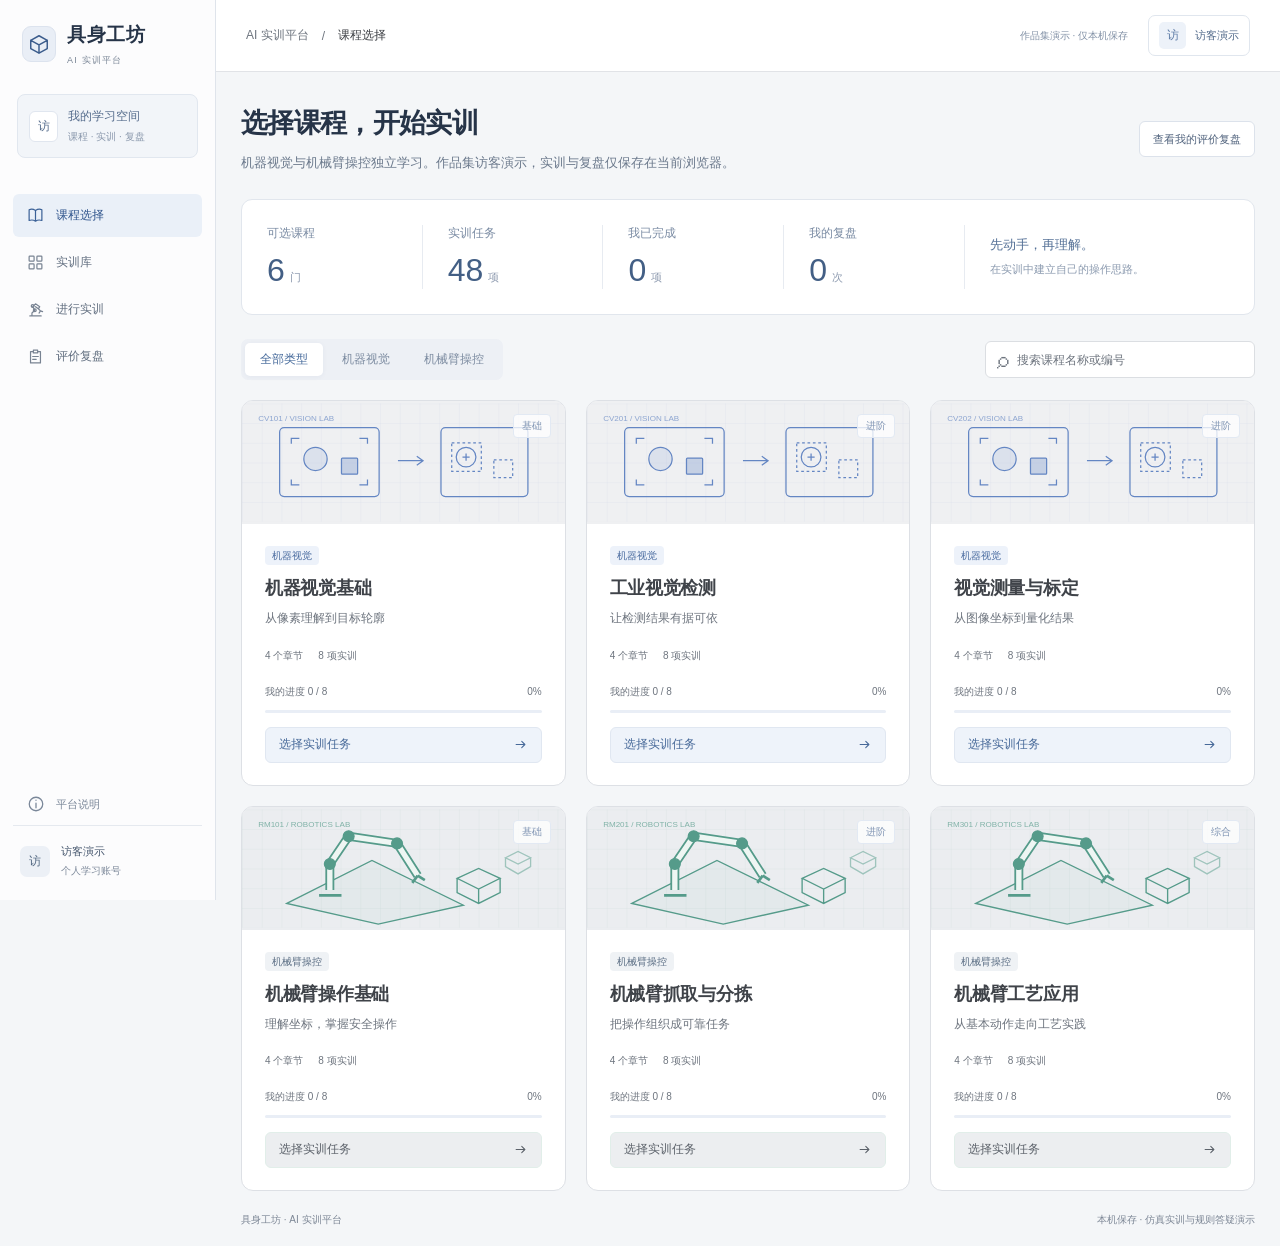
<file: demos/robotlab/index.html>
<!doctype html><html lang="zh-CN"><head><meta charset="utf-8"><meta name="viewport" content="width=device-width,initial-scale=1"><title>具身工坊 · AI 实训平台</title><link rel="stylesheet" href="base.css"><link rel="stylesheet" href="workspace.css"><link rel="stylesheet" href="catalog.css"><link rel="stylesheet" href="studio.css"><link rel="stylesheet" href="remediation.css"><link rel="stylesheet" href="ai-workbench.css"><link rel="stylesheet" href="robot-nodes.css"><link rel="stylesheet" href="unified.css"><link rel="stylesheet" href="vision-review.css"><link rel="stylesheet" href="practice-library.css"></head><body><svg style="display:none" xmlns="http://www.w3.org/2000/svg"><symbol id="cube" viewBox="0 0 24 24"><path d="m12 3 9 5-9 5-9-5 9-5Z M3 8v9l9 5 9-5V8 M12 13v9"/></symbol><symbol id="grid" viewBox="0 0 24 24"><rect x="3" y="3" width="7" height="7" rx="1"/><rect x="14" y="3" width="7" height="7" rx="1"/><rect x="3" y="14" width="7" height="7" rx="1"/><rect x="14" y="14" width="7" height="7" rx="1"/></symbol><symbol id="book" viewBox="0 0 24 24"><path d="M12 5c-3-2-7-2-9-1v15c3-1 6-1 9 1 3-2 6-2 9-1V4c-2-1-6-1-9 1Zm0 0v15"/></symbol><symbol id="vision" viewBox="0 0 24 24"><path d="M3 8V4h4m10 0h4v4m0 8v4h-4M7 20H3v-4"/><circle cx="12" cy="12" r="4"/><circle cx="12" cy="12" r="1"/></symbol><symbol id="robot" viewBox="0 0 24 24"><path d="M4 21h16M7 21v-4l4-4-3-5 4-4 6 4-2 3-4-3m4 3 3 3-2 3m2-3 3 1"/><circle cx="8" cy="7" r="2"/><circle cx="11" cy="13" r="2"/></symbol><symbol id="chart" viewBox="0 0 24 24"><path d="M4 3v18h17M8 16v-5m5 5V7m5 9V4"/></symbol><symbol id="play" viewBox="0 0 24 24"><path d="m8 4 12 8-12 8V4Z"/></symbol><symbol id="save" viewBox="0 0 24 24"><path d="M4 3h13l4 4v14H3V3h1Zm3 0v6h10V3M7 21v-8h10v8"/></symbol><symbol id="spark" viewBox="0 0 24 24"><path d="m12 3 2.5 6.5L21 12l-6.5 2.5L12 21l-2.5-6.5L3 12l6.5-2.5L12 3Zm7-1 1 2 2 1-2 1-1 2-1-2-2-1 2-1 1-2Z"/></symbol><symbol id="settings" viewBox="0 0 24 24"><path d="M4 7h16M4 17h16"/><circle cx="9" cy="7" r="3" fill="white"/><circle cx="16" cy="17" r="3" fill="white"/></symbol><symbol id="refresh" viewBox="0 0 24 24"><path d="M20 8a8 8 0 1 0 0 9M20 3v6h-6"/></symbol><symbol id="expand" viewBox="0 0 24 24"><path d="M3 9V3h6m6 0h6v6M3 15v6h6m6 0h6v-6"/></symbol></svg><div id="app" hidden></div><div id="accountGate" class="account-gate"><div class="gate-mark">◇</div><h1>具身工坊</h1><p>正在载入你的学习空间…</p></div><div id="toast" class="toast" role="status"></div><div id="modalRoot"></div><script src="bootstrap.js"></script></body></html>
</file>
<file: showroom.css>
@font-face{font-family:Manrope;src:url('assets/Manrope.ttf') format('truetype');font-display:swap}
:root{--paper:#f4f5f0;--ink:#1c262d;--muted:#58656c;--line:#cdd3d2;--blue:#244d74;--accent:#244d74;--surface:#e8eeed;--ease:cubic-bezier(.16,1,.3,1);font-family:Manrope,"PingFang SC","Microsoft YaHei",sans-serif;color-scheme:light}*{box-sizing:border-box}html{scroll-behavior:smooth;scroll-padding-top:108px}body{margin:0;background:var(--paper);color:var(--ink);-webkit-font-smoothing:antialiased}body.dark{--paper:#171f25;--ink:#edf1ed;--muted:#b3bfc1;--line:#455157;--surface:#26343c;--blue:#a6c8e8;color-scheme:dark}a{color:inherit;text-decoration:none}button{font:inherit;cursor:pointer;color:inherit;background:none;border:0}button,a,summary{-webkit-tap-highlight-color:transparent}button:focus-visible,a:focus-visible,summary:focus-visible{outline:2px solid var(--accent);outline-offset:6px}::selection{background:#c5d5dc;color:#17242e}img,video{display:block;max-width:100%}figure,p,h1,h2,h3,h4{margin:0}svg{width:22px;height:22px;flex-shrink:0}a,button{text-underline-offset:5px}button{touch-action:manipulation}.skip{position:fixed;left:24px;top:-100px;padding:12px;background:var(--ink);color:var(--paper);z-index:120}.skip:focus{top:10px}
.nav{height:86px;position:sticky;top:0;z-index:50;display:flex;align-items:center;justify-content:space-between;padding:0 4vw;gap:30px;background:var(--paper);border-bottom:1px solid var(--line)}.wordmark{font-size:34px;font-weight:800;letter-spacing:-.04em}.nav>nav{display:flex;gap:28px;align-items:center}.nav>nav a{font-size:12px;color:var(--muted);position:relative;padding:14px 0;transition:color .2s}.nav>nav a.active{color:var(--ink)}.nav>nav a:after{content:'';height:2px;position:absolute;bottom:5px;left:0;width:100%;background:currentColor;transform:scaleX(0);transform-origin:left;transition:transform .35s var(--ease)}.nav>nav a.active:after,.nav>nav a:hover:after{transform:scaleX(1)}.nav-end{display:flex;gap:20px;align-items:center}.nav-end>a{display:flex;align-items:center;gap:12px;font-size:12px}.nav-end button{padding:8px}.nav-end svg{width:19px;height:19px}
.hero{display:grid;grid-template-columns:.85fr 1.15fr;gap:4vw;max-width:1680px;margin:auto;padding:85px 4vw 90px;align-items:center;min-height:690px}.hero-identity{font-size:15px;margin-bottom:27px}.hero h1{font-size:clamp(54px,5.7vw,90px);font-weight:500;letter-spacing:-.035em;line-height:1.22;margin-bottom:28px;text-wrap:balance}.hero h1 span{color:var(--blue)}.hero-description{font-size:15px;line-height:1.9;color:var(--muted)}.hero-actions{display:flex;align-items:center;gap:30px;margin-top:36px}.solid-action,.text-action{display:inline-flex;align-items:center;justify-content:space-between;gap:28px;font-size:12px;line-height:1.6;min-height:44px}.solid-action{background:var(--ink);color:var(--paper);padding:16px 22px}.solid-action svg{width:18px;height:18px}.text-action{border-bottom:1px solid var(--line);padding:10px 0}.text-action svg{width:18px;height:18px;transition:transform .3s var(--ease)}.text-action:hover svg{transform:translateX(4px)}.hero-media{min-width:0;position:relative;padding:24px 24px 0;background:#d8e3e5;border-radius:4px;transform:rotate(-1deg);box-shadow:12px 24px 65px #182f3c16}.hero-media video{width:100%;aspect-ratio:16/10;object-fit:contain;background:#18222c}.reel-controls{display:flex;gap:16px;justify-content:space-between;align-items:center;padding:18px 0 10px;color:#1c303c;font-size:11px}.reel-controls button{font-size:11px;border-bottom:1px solid #76868e;padding:5px 0}.reel-caption{font-size:10px;line-height:1.7;color:#4f626b;padding-bottom:18px}.collection-overview{padding:28px 4vw 38px;max-width:1680px;margin:auto;border-top:1px solid var(--line);display:grid;grid-template-columns:1fr 2fr;gap:10px}.collection-overview>span{font-size:18px}.collection-overview>p{font-size:14px;color:var(--muted)}.collection-overview nav{grid-column:2;display:flex;gap:10px 28px;flex-wrap:wrap;font-size:12px;margin-top:8px}.collection-overview nav a{padding:8px 0;border-bottom:1px solid var(--line)}
.project-chapter{--chapter-bg:var(--paper);--accent:#315d78;background:var(--chapter-bg);padding:50px 4vw 65px;scroll-margin-top:85px}.theme-workbenches{--chapter-bg:#eae8ef;--accent:#635778}.theme-commerce{--chapter-bg:#f0e7da;--accent:#825531}.theme-harness{--chapter-bg:#e5ece5;--accent:#3e624d}.theme-games{--chapter-bg:#17252e;--ink:#f0f2ed;--muted:#adbdc4;--line:#435660;--surface:#253842;--accent:#c5dfec;color:var(--ink)}.dark .project-chapter:not(.theme-games){--chapter-bg:#1c2a32;--accent:#a6c8e8}.dark .theme-workbenches{--chapter-bg:#282432;--accent:#d2bfe0}.dark .theme-commerce{--chapter-bg:#30291e;--accent:#e2c49e}.dark .theme-harness{--chapter-bg:#203029;--accent:#bbd5c3}.chapter-banner{max-width:1560px;margin:0 auto 64px;padding:32px 0 44px;position:relative;isolation:isolate;overflow:hidden}.chapter-banner>p{font-size:13px;color:var(--muted);margin-bottom:20px}.chapter-banner h2{font-size:clamp(32px,3.6vw,57px);font-weight:450;line-height:1.35;letter-spacing:-.025em;max-width:1100px;text-wrap:balance}.chapter-rule{display:block;height:2px;width:100%;background:var(--accent);transform-origin:left;margin-top:32px}.chapter-body{max-width:1560px;margin:auto;display:grid;grid-template-columns:206px minmax(0,1fr);gap:5vw;align-items:start}.chapter-intro{position:sticky;top:116px;padding-top:9px}.collection-position{font-size:11px;color:var(--muted)}.chapter-intro h2{font-size:23px;line-height:1.5;letter-spacing:-.025em;margin:18px 0 14px}.chapter-intro>p{font-size:13px;line-height:1.85;color:var(--muted);max-width:24em}.chapter-intro nav{display:grid;gap:4px;margin-top:25px}.chapter-intro nav a{font-size:12px;padding:13px 0;color:var(--muted);display:flex;justify-content:space-between;gap:8px;border-bottom:1px solid var(--line);transition:color .2s}.chapter-intro nav a svg{width:15px;height:15px;opacity:0;transform:translateX(-5px);transition:opacity .2s,transform .3s var(--ease)}.chapter-intro nav a.current{color:var(--ink)}.chapter-intro nav a.current svg,.chapter-intro nav a:hover svg{opacity:1;transform:none}.chapter-projects{min-width:0}.project{padding-bottom:74px;margin-bottom:64px;border-bottom:1px solid var(--line);scroll-margin-top:116px}.project:last-child{border-bottom:0;margin-bottom:0;padding-bottom:10px}.project-heading{display:flex;align-items:end;justify-content:space-between;gap:30px;margin-bottom:30px}.project-meta{font-size:11px;line-height:1.8;color:var(--muted);margin-bottom:14px}.project h3{font-size:clamp(32px,3vw,47px);font-weight:500;line-height:1.3;letter-spacing:-.025em;margin-bottom:14px;text-wrap:balance}.project-promise{font-size:16px;line-height:1.8;max-width:45em;color:var(--muted)}
.product-stage,.prototype-preview{background:#e3e8e9;overflow:hidden;min-width:0;border-radius:5px}.theme-workbenches .product-stage{background:#dad7e1}.theme-harness .product-stage{background:#d1ddd3}.theme-commerce .product-stage{background:#e3d5c2}.dark .product-stage,.dark .prototype-preview{background:#303d45}.stage-tabs{padding:14px 22px;display:flex;align-items:center;gap:24px;color:#52616a;min-height:58px}.dark .stage-tabs{color:#b6c4ca}.stage-tabs button,.stage-tabs a{padding:7px 0;font-size:12px;line-height:1.6;border-bottom:2px solid transparent}.stage-tabs button[aria-selected=true]{color:#182c39;border-color:#182c39}.dark .stage-tabs button[aria-selected=true]{color:#edf3f4;border-color:#edf3f4}.stage-screen{padding:0 22px 22px}.stage-panel[hidden]{display:none}.stage-panel>.image-expand{display:block;width:100%;padding:0}.image-expand img{width:100%;height:auto;display:block}.stage-panel>.image-expand>img{height:clamp(340px,38vw,620px);object-fit:contain;background:#edf0f2}.stage-panel video,.game-stage video{width:100%;aspect-ratio:16/9;object-fit:contain;background:#14212a}.stage-caption{font-size:10px;line-height:1.8;color:#52616a;padding:0 22px 17px}.dark .stage-caption{color:#b6c4ca}.project-context{display:grid;grid-template-columns:1fr 1fr;gap:26px 40px;margin:34px 0 28px}.context-item h4{font-size:11px;font-weight:500;color:var(--muted);margin-bottom:10px}.context-item p{font-size:14px;line-height:1.9;max-width:65ch;text-wrap:pretty}.context-item:nth-child(3){grid-column:1/-1;padding-top:21px;border-top:1px solid var(--line)}.context-item:nth-child(3) p{font-size:18px;line-height:1.85;max-width:55ch}.context-item:last-child{grid-column:1/-1;display:flex;gap:22px;align-items:baseline;background:color-mix(in srgb,var(--accent) 7%,transparent);padding:19px 22px}.context-item:last-child h4{white-space:nowrap;margin:0}.context-item:last-child p{font-size:13px}.project-actions{display:flex;gap:25px;flex-wrap:wrap;margin-top:18px}.task-journey{display:grid;grid-template-columns:repeat(3,1fr);gap:28px;margin:30px 0}.task-journey>div{position:relative;padding-top:16px;border-top:1px solid var(--line)}.task-journey b{font-size:13px;font-weight:550}.task-journey p{font-size:12px;line-height:1.8;color:var(--muted);margin-top:8px}.more-evidence{margin:26px 0}.more-evidence summary{display:flex;justify-content:space-between;align-items:center;font-size:12px;cursor:pointer;padding:15px 0;border-bottom:1px solid var(--line);list-style:none}.more-evidence summary::-webkit-details-marker{display:none}.more-evidence[open] .product-stage{margin-top:20px}
.prototype-toolbar>span{font-size:12px;margin-right:auto;color:#1b3445}.dark .prototype-toolbar>span{color:#d7e5ed}.prototype-toolbar button{color:inherit}.prototype-mount{position:relative;width:100%;aspect-ratio:16/10;background:#edf1f5;overflow:hidden}.prototype-stage{position:absolute;width:1280px;height:800px;top:50%;left:50%;transform-origin:center}.prototype-stage iframe{width:100%;height:100%;border:0;display:block;background:#fff;color-scheme:light}.prototype-preview>.stage-caption{padding:14px 22px}.prototype-is-expanded{position:fixed;inset:20px;z-index:100;display:flex;flex-direction:column;box-shadow:0 0 0 30px #14212ae0}.prototype-is-expanded .prototype-mount{aspect-ratio:auto;flex:1;min-height:0}.prototype-is-expanded .prototype-toolbar{flex-shrink:0}.prototype-is-expanded>.stage-caption{flex-shrink:0}.health-stage{display:grid;grid-template-columns:.75fr 1.25fr;background:#e0e9ed;overflow:hidden;min-height:340px;border-radius:5px;color:#1c3444}.question-scene{padding:36px;display:flex;flex-direction:column;justify-content:center}.question-scene>span{font-size:11px;color:#4a6474}.question-scene blockquote{font-size:clamp(24px,2.1vw,36px);line-height:1.55;letter-spacing:-.02em;margin:24px 0}.question-scene p{font-size:13px;line-height:1.9}.question-scene small{font-size:10px;color:#4a6474;margin-top:24px}.workflow-evidence{display:flex;flex-direction:column;justify-content:center;padding:24px;background:#eef3f5}.workflow-evidence .image-expand{width:100%;padding:0}.workflow-evidence img{min-height:160px;object-fit:contain}.workflow-evidence p{font-size:11px;line-height:1.9;margin-top:22px;color:#526571}.scene-cover{overflow:hidden;border-radius:5px}.scene-cover .image-expand{padding:0;display:block;width:100%}.scene-cover figcaption{font-size:10px;color:var(--muted);padding-top:12px;line-height:1.8}.outcome-strip{display:grid;grid-template-columns:repeat(3,1fr);gap:24px;padding:24px 0 0}.outcome-strip strong{font-weight:500;font-size:21px;display:block;line-height:1.5}.outcome-strip span{font-size:11px;color:var(--muted);display:block;margin-top:6px}.listening-room{display:grid;grid-template-columns:.85fr 1.15fr;gap:28px;margin-top:18px;padding:25px;background:#dcd9e3;color:#292435;border-radius:5px}.listening-heading>span{font-size:10px;color:#625b70}.listening-heading strong{font-size:21px;line-height:1.5;display:block;margin:10px 0 8px;font-weight:500}.listening-heading p{font-size:11px;color:#625b70;line-height:1.8}.listening-player audio{width:100%;height:40px;margin-top:15px}.music-choices{display:flex;gap:20px;flex-wrap:wrap}.music-choices button{font-size:11px;padding:5px 0;border-bottom:1px solid transparent}.music-choices button.active{border-color:#3f344f}.game-stage{border-radius:5px;overflow:hidden}.game-project .project-promise{color:#c2d0d6}.game-project .context-item:last-child{background:#293e48}.game-project h3{font-size:48px}
.contact{padding:95px 4vw 0;max-width:1680px;margin:auto}.contact>p{font-size:14px;color:var(--muted);margin-bottom:25px}.contact h2{font-size:clamp(38px,4.8vw,74px);line-height:1.35;letter-spacing:-.03em;font-weight:450;margin-bottom:30px}.contact>a{font-size:clamp(19px,2vw,30px);display:flex;gap:24px;align-items:center;width:max-content;max-width:100%;padding-bottom:12px;border-bottom:1px solid var(--line)}footer{display:flex;justify-content:space-between;align-items:center;padding:40px 0;margin-top:65px;border-top:1px solid var(--line);font-size:11px;color:var(--muted)}
dialog{border:0;background:var(--paper);color:var(--ink);padding:0;max-height:90dvh;max-width:1100px;width:calc(100% - 64px);box-shadow:0 24px 80px #07182555}dialog::backdrop{background:#122432c9;backdrop-filter:blur(5px)}.dialog-nav{position:sticky;top:0;z-index:2;display:flex;justify-content:space-between;align-items:center;padding:18px 28px;background:var(--paper);border-bottom:1px solid var(--line);font-size:12px}.dialog-nav button,#close-image{font-size:12px;padding:10px 14px;background:var(--surface)}#case-content{padding:35px 40px 45px}#case-content h2{font-size:32px;line-height:1.5;margin-bottom:14px;font-weight:500}.case-meta{font-size:12px;color:var(--muted);margin-bottom:25px}.case-section{margin:25px 0}.case-section h3{font-size:15px;margin-bottom:10px;font-weight:600}.case-section p{font-size:14px;line-height:1.95;white-space:pre-line}.case-gallery{display:grid;gap:24px;margin-top:35px}.case-gallery figcaption{font-size:11px;color:var(--muted);line-height:1.8;margin-top:8px}.case-gallery .image-expand{padding:0;width:100%}.case-gallery img{max-height:650px;object-fit:contain}#image-dialog{width:calc(100% - 48px);max-width:1540px;padding:18px;overflow:auto}#expanded-image{max-height:calc(90dvh - 80px);width:100%;object-fit:contain}#close-image{display:block;margin:0 0 12px auto}#toast{position:fixed;bottom:30px;left:50%;transform:translateX(-50%);background:var(--ink);color:var(--paper);padding:13px 20px;font-size:12px;z-index:110;opacity:0;pointer-events:none;transition:opacity .2s}#toast.visible{opacity:1}.chapter-banner.banner-visible .chapter-rule{animation:rule-open .9s var(--ease)}@keyframes rule-open{from{transform:scaleX(.06)}to{transform:scaleX(1)}}
@media(min-width:1800px){.project-chapter{padding-left:max(4vw,calc((100vw - 1560px)/2));padding-right:max(4vw,calc((100vw - 1560px)/2))}}
@media(max-width:1100px){.nav>nav{gap:18px}.nav>nav a{font-size:11px}.hero{grid-template-columns:1fr 1fr;padding-top:60px;gap:30px;min-height:620px}.hero h1{font-size:58px}.hero-description{font-size:13px}.hero-media{padding:15px 15px 0}.hero-actions{gap:20px}.chapter-body{grid-template-columns:170px minmax(0,1fr);gap:35px}.chapter-intro h2{font-size:21px}.chapter-intro>p{font-size:12px}.chapter-intro nav a{font-size:11px}.stage-panel>.image-expand>img{height:400px}.health-stage{grid-template-columns:1fr}.question-scene{padding:27px;display:grid;grid-template-columns:1fr 1fr;gap:12px 25px}.question-scene blockquote{grid-row:1/4;grid-column:1;margin:0;align-self:center}.question-scene>span,.question-scene p,.question-scene small{grid-column:2}.question-scene small{margin:0}.workflow-evidence{padding:20px}.workflow-evidence p{margin-top:14px}.outcome-strip strong{font-size:17px}.listening-room{grid-template-columns:1fr}.listening-player audio{margin-top:15px}.project-context{gap:24px}.project-context .context-item p{font-size:13px}.project-context .context-item:nth-child(3) p{font-size:17px}}
@media(max-width:760px){html{scroll-padding-top:150px}.nav{height:68px;padding:0 22px;gap:20px}.wordmark{font-size:29px}.nav>nav{display:none}.nav-end{margin-left:auto;gap:15px}.hero{display:flex;flex-direction:column;align-items:stretch;padding:45px 22px 45px;gap:40px;min-height:0}.hero-identity{font-size:13px;margin-bottom:23px}.hero h1{font-size:clamp(44px,10vw,70px);line-height:1.2;margin-bottom:23px;letter-spacing:-.03em}.hero-description{font-size:13px;line-height:1.9}.hero-description br:nth-child(2){display:none}.hero-actions{margin-top:27px;gap:28px}.solid-action{padding:13px 18px}.hero-media{padding:12px 12px 0;transform:none}.hero-media video{aspect-ratio:16/10}.reel-controls{font-size:10px;padding:12px 0 8px;gap:10px}.reel-controls button{font-size:10px}.reel-caption{font-size:9px;padding-bottom:12px}.collection-overview{display:block;margin:0 22px;padding:22px 0 27px}.collection-overview>span{font-size:16px}.collection-overview>p{font-size:12px;margin:8px 0 12px}.collection-overview nav{gap:7px 20px;font-size:11px;margin:0}.project-chapter{padding:30px 22px 35px;scroll-margin-top:68px}.chapter-banner{padding:15px 0 15px;margin-bottom:25px}.chapter-banner>p{font-size:11px;margin-bottom:15px}.chapter-banner h2{font-size:31px;line-height:1.45}.chapter-rule{margin-top:25px}.chapter-body{display:block}.chapter-intro{position:sticky;top:68px;z-index:12;background:var(--chapter-bg);padding:15px 0 13px;border-bottom:1px solid var(--line);box-shadow:0 7px 0 var(--chapter-bg);margin-bottom:30px}.collection-position{display:none}.chapter-intro h2{font-size:18px;margin:0 0 5px}.chapter-intro>p{font-size:11px;line-height:1.7;max-width:none}.chapter-intro nav{display:flex;flex-wrap:wrap;gap:8px 17px;margin-top:10px}.chapter-intro nav a{font-size:10px;padding:0;border:0;display:block}.chapter-intro nav a svg{display:none}.chapter-intro nav a.current{text-decoration:underline;text-underline-offset:5px}.project{padding-bottom:42px;margin-bottom:40px;scroll-margin-top:245px}.project-heading{margin-bottom:23px}.project-meta{font-size:10px;margin-bottom:10px}.project h3,.game-project h3{font-size:30px;margin-bottom:11px}.project-promise{font-size:13px;line-height:1.85}.stage-tabs{gap:18px;padding:10px 12px;min-height:49px;overflow-x:auto}.stage-tabs button,.stage-tabs a{font-size:10px;white-space:nowrap}.stage-screen{padding:0 12px 12px}.stage-panel>.image-expand>img{height:260px;object-fit:contain}.stage-caption{font-size:9px;padding:0 12px 12px}.prototype-toolbar{gap:13px}.prototype-toolbar>span{font-size:10px}.prototype-preview>.stage-caption{padding:11px 12px}.prototype-is-expanded{inset:0;border-radius:0;box-shadow:none}.prototype-is-expanded .prototype-toolbar{min-height:60px}.project-context{grid-template-columns:1fr;gap:23px;margin:25px 0 22px}.context-item h4{font-size:10px;margin-bottom:7px}.project-context .context-item p{font-size:13px;line-height:1.9}.context-item:nth-child(3){padding-top:20px}.project-context .context-item:nth-child(3) p{font-size:16px;line-height:1.85}.context-item:last-child{display:block;padding:16px}.context-item:last-child h4{margin-bottom:7px}.project-context .context-item:last-child p{font-size:12px}.project-actions{gap:18px;margin-top:16px}.text-action{font-size:11px;gap:20px}.task-journey{gap:16px;margin:24px 0}.task-journey b{font-size:11px}.task-journey p{font-size:10px}.more-evidence summary{font-size:11px}.question-scene{display:block;padding:25px}.question-scene blockquote{font-size:29px;margin:15px 0}.question-scene p{font-size:12px}.question-scene small{display:block;margin-top:12px;font-size:9px}.workflow-evidence{padding:14px}.workflow-evidence img{min-height:100px}.workflow-evidence p{font-size:9px}.outcome-strip{gap:15px;padding-top:20px}.outcome-strip strong{font-size:13px}.outcome-strip span{font-size:9px;line-height:1.8}.scene-cover figcaption{font-size:9px}.listening-room{padding:18px;gap:15px}.listening-heading strong{font-size:20px}.listening-heading>span,.listening-heading p{font-size:10px}.listening-player audio{height:42px}.music-choices button{font-size:10px}.contact{padding:55px 22px 0}.contact>p{font-size:12px;margin-bottom:20px}.contact h2{font-size:37px;line-height:1.4;margin-bottom:25px}.contact>a{font-size:18px;gap:18px}footer{font-size:10px;margin-top:40px;padding:25px 0;gap:20px}dialog{width:calc(100% - 24px);max-height:94dvh}.dialog-nav{padding:12px 18px}#case-content{padding:25px 20px}#case-content h2{font-size:25px}.case-section p{font-size:13px}#image-dialog{padding:12px;width:calc(100% - 20px)}#expanded-image{max-height:calc(94dvh - 80px)}}
@media(prefers-reduced-motion:reduce){html{scroll-behavior:auto}*,*:before,*:after{animation:none!important;transition:none!important}.hero-media{transform:none}}

.hero h1{font-size:clamp(50px,4.5vw,78px)}.hero h1 .hero-second{white-space:nowrap;color:var(--ink)}#menu-toggle{display:none}@media(min-width:761px) and (max-width:1100px){.hero h1{font-size:clamp(42px,5vw,58px)}}@media(max-width:760px){.hero h1{font-size:clamp(39px,9vw,64px)}#menu-toggle{display:block;font-size:11px;padding:7px 0}.nav-end{gap:14px}.nav.nav-menu-open>nav{display:grid;position:absolute;left:0;right:0;top:68px;padding:18px 22px 24px;background:var(--paper);border-bottom:1px solid var(--line);gap:0}.nav.nav-menu-open>nav a{padding:12px 0;font-size:14px}.nav.nav-menu-open>nav a:after{display:none}.hero-second{letter-spacing:-.035em}}
/* Full-screen chapter scenes: one collection owns the viewport at a time. */
body.scene-mode{height:100dvh;overflow:hidden}.scene-mode .nav{height:78px;position:relative}.scene-mode #main{position:relative;height:calc(100dvh - 78px);overflow:hidden}.scene-mode .collection-overview{display:none}.scene-mode .scene{display:none;position:absolute;inset:0;width:100%;height:100%;margin:0;max-width:none;overflow:hidden}.scene-mode .scene.scene-active{display:block}.scene-mode .hero.scene-active{display:grid;min-height:0;padding:34px 4vw;align-items:center;overflow-y:auto;overscroll-behavior:contain}.scene-mode .hero h1{font-size:clamp(44px,4.2vw,75px)}.scene-mode .hero-media video{max-height:calc(100dvh - 240px)}.scene-mode .project-chapter{padding:0 4vw;scroll-margin:0}.scene-mode .chapter-banner{display:none}.scene-mode .chapter-body{height:100%;grid-template-columns:220px minmax(0,1fr);gap:4vw;max-width:1560px}.scene-mode .chapter-intro{position:relative;top:0;height:100%;display:flex;flex-direction:column;justify-content:center;padding:32px 0;overflow-y:auto;overscroll-behavior:contain;margin:0;box-shadow:none;border:0}.scene-mode .chapter-intro h2{font-size:30px;font-weight:500;margin:20px 0 14px}.scene-mode .chapter-intro>p{font-size:13px;line-height:1.85}.scene-mode .chapter-projects{height:100%;overflow-y:auto;overscroll-behavior:contain;padding:38px 18px 38px 0;scroll-behavior:smooth;scrollbar-width:thin;scrollbar-color:color-mix(in srgb,var(--accent) 45%,transparent) transparent;outline-offset:-4px}.scene-mode .project{scroll-margin-top:30px;padding-bottom:48px;margin-bottom:48px}.scene-mode .project:last-of-type{margin-bottom:25px}.scene-mode .project-heading{margin-bottom:22px}.scene-mode .project h3{font-size:clamp(29px,2.6vw,42px)}.scene-mode .project-promise{font-size:14px}.scene-mode .project-context{margin-top:26px}.scene-mode .stage-panel>.image-expand>img{height:clamp(260px,43dvh,540px)}.scene-mode .prototype-mount{aspect-ratio:16/9}.scene-mode .prototype-is-expanded .prototype-mount{aspect-ratio:auto}.scene-mode .chapter-intro nav{margin-top:30px}.scene-heading{font-size:20px;line-height:1.65;letter-spacing:-.02em;margin:22px 0 0;font-weight:450;color:var(--accent)}.scene-navigation{margin-top:34px;border-top:1px solid var(--line);padding-top:16px}.scene-position{font-size:10px;color:var(--muted);margin-bottom:12px;line-height:1.8}.scene-navigation>div{display:flex;justify-content:space-between;gap:12px}.scene-navigation button{font-size:11px;padding:8px 0;border-bottom:1px solid var(--line)}.scene-navigation button:disabled{opacity:.35;cursor:default}.scene-end{padding:32px 22px;border:1px solid var(--line);display:flex;justify-content:space-between;align-items:center;gap:24px;margin:0 0 10px}.scene-end p{font-size:11px;line-height:1.8;color:var(--muted)}.scene-end strong{font-size:23px;font-weight:450;display:block;margin-top:7px}.scene-end button{padding:12px 0;border-bottom:1px solid var(--line);white-space:nowrap;font-size:12px}.scene-end button svg{width:18px;vertical-align:middle;margin-left:15px}.scene-mode .theme-workbenches .chapter-body,.scene-mode .theme-harness .chapter-body{grid-template-columns:minmax(0,1fr) 240px}.scene-mode .theme-workbenches .chapter-intro,.scene-mode .theme-harness .chapter-intro{grid-column:2;grid-row:1;padding-left:8px}.scene-mode .theme-workbenches .chapter-projects,.scene-mode .theme-harness .chapter-projects{grid-column:1;grid-row:1;padding-right:24px}.scene-mode .theme-workbenches .chapter-intro h2,.scene-mode .theme-harness .chapter-intro h2{font-size:32px}.scene-mode .theme-commerce .chapter-body{display:flex;flex-direction:column;gap:0}.scene-mode .theme-commerce .chapter-intro{height:auto;flex-shrink:0;padding:22px 0 18px;display:grid;grid-template-columns:auto 1fr auto;align-items:center;gap:10px 35px;border-bottom:1px solid var(--line);overflow:visible}.scene-mode .theme-commerce .collection-position{display:none}.scene-mode .theme-commerce .chapter-intro h2{margin:0;font-size:25px}.scene-mode .theme-commerce .chapter-intro>p{max-width:none}.scene-mode .theme-commerce .chapter-intro nav,.scene-mode .theme-commerce .scene-heading{display:none}.scene-mode .theme-commerce .scene-navigation{margin:0;padding:0;border:0}.scene-mode .theme-commerce .scene-position{display:none}.scene-mode .theme-commerce .chapter-projects{height:auto;min-height:0;flex:1;padding:26px 15px 30px 0}.scene-mode .theme-commerce .project{display:grid;grid-template-columns:minmax(0,1.25fr) minmax(260px,.75fr);gap:20px 38px;align-items:start}.scene-mode .theme-commerce .project-heading{grid-column:1/-1;margin:0}.scene-mode .theme-commerce .product-stage{grid-column:1;grid-row:2;position:sticky;top:0}.scene-mode .theme-commerce .project-context{grid-column:2;grid-row:2;grid-template-columns:1fr;margin:0;gap:18px}.scene-mode .theme-commerce .context-item:nth-child(3){padding-top:15px}.scene-mode .theme-commerce .context-item p{font-size:12px}.scene-mode .theme-commerce .context-item:nth-child(3) p{font-size:14px}.scene-mode .theme-commerce .context-item:last-child{display:block;padding:15px}.scene-mode .theme-commerce .context-item:last-child h4{margin-bottom:8px}.scene-mode .theme-commerce .task-journey,.scene-mode .theme-commerce .project-actions{grid-column:1/-1;margin:8px 0}.scene-mode .theme-commerce .stage-panel>.image-expand>img{height:clamp(300px,46dvh,520px)}.scene-mode .theme-games .chapter-body{grid-template-columns:190px minmax(0,1fr)}.scene-mode .theme-games .project h3{font-size:45px}.scene-mode .theme-games .game-stage video{max-height:calc(100dvh - 290px)}.scene-mode .contact.scene-active{display:flex;flex-direction:column;justify-content:center;overflow-y:auto;padding:50px 7vw;overscroll-behavior:contain}.scene-mode .contact footer{width:100%;margin-top:60px}.scene-announcement{position:fixed;width:1px;height:1px;overflow:hidden;clip-path:inset(50%)}
@media(max-width:1100px) and (min-width:761px){.scene-mode .chapter-body{grid-template-columns:180px minmax(0,1fr);gap:30px}.scene-mode .theme-workbenches .chapter-body,.scene-mode .theme-harness .chapter-body{grid-template-columns:minmax(0,1fr) 185px}.scene-mode .chapter-intro h2,.scene-mode .theme-workbenches .chapter-intro h2,.scene-mode .theme-harness .chapter-intro h2{font-size:25px}.scene-heading{font-size:18px}.scene-mode .theme-commerce .project{grid-template-columns:1.1fr .9fr;gap:24px}.scene-mode .theme-commerce .chapter-intro{gap:20px}.scene-mode .theme-commerce .stage-panel>.image-expand>img{height:350px}}
@media(max-width:760px){.scene-mode .nav{height:68px}.scene-mode #main{height:calc(100dvh - 68px)}.scene-mode .scene{inset:0}.scene-mode .hero.scene-active{display:flex;flex-direction:column;justify-content:flex-start;gap:28px;padding:30px 22px 35px}.scene-mode .hero h1{font-size:clamp(38px,8.3vw,59px)}.scene-mode .hero-identity{margin-bottom:18px}.scene-mode .hero-description{font-size:12px;line-height:1.8}.scene-mode .hero-actions{margin-top:20px}.scene-mode .hero-media{width:100%}.scene-mode .hero-media video{max-height:none;aspect-ratio:16/9}.scene-mode .project-chapter{padding:0 22px}.scene-mode .chapter-body,.scene-mode .theme-workbenches .chapter-body,.scene-mode .theme-harness .chapter-body,.scene-mode .theme-games .chapter-body{display:flex;flex-direction:column;gap:0}.scene-mode .chapter-intro,.scene-mode .theme-workbenches .chapter-intro,.scene-mode .theme-harness .chapter-intro{height:auto;flex-shrink:0;display:block;position:relative;top:0;overflow:visible;padding:16px 0 12px;border-bottom:1px solid var(--line)}.scene-mode .chapter-intro h2,.scene-mode .theme-workbenches .chapter-intro h2,.scene-mode .theme-harness .chapter-intro h2{font-size:19px;margin:0 0 5px}.scene-mode .chapter-intro>p{font-size:11px;line-height:1.7;max-width:none}.scene-mode .chapter-intro nav{margin-top:9px;gap:7px 15px}.scene-mode .chapter-intro nav a{font-size:10px}.scene-heading{display:none}.scene-navigation{position:absolute;top:12px;right:0;padding:0;margin:0;border:0}.scene-position{display:none}.scene-navigation button{font-size:10px;padding:5px 0}.scene-navigation>div{gap:14px}.scene-mode .chapter-projects,.scene-mode .theme-workbenches .chapter-projects,.scene-mode .theme-harness .chapter-projects{height:auto;flex:1;min-height:0;padding:23px 7px 25px 0}.scene-mode .project{scroll-margin-top:20px;padding-bottom:34px;margin-bottom:30px}.scene-mode .project h3,.scene-mode .theme-games .project h3{font-size:28px}.scene-mode .project-promise{font-size:12px}.scene-mode .project-meta{font-size:9px}.scene-mode .project-heading{margin-bottom:20px}.scene-mode .stage-panel>.image-expand>img{height:240px}.scene-mode .prototype-mount{aspect-ratio:16/10}.scene-mode .prototype-is-expanded .prototype-mount{aspect-ratio:auto}.scene-mode .theme-commerce .chapter-intro{display:block;padding:16px 0 13px}.scene-mode .theme-commerce .chapter-intro h2{font-size:19px;margin:0 0 5px}.scene-mode .theme-commerce .chapter-intro>p{font-size:11px;max-width:75%}.scene-mode .theme-commerce .scene-navigation{position:absolute;top:12px;right:0}.scene-mode .theme-commerce .project{display:block}.scene-mode .theme-commerce .project-heading{margin-bottom:20px}.scene-mode .theme-commerce .product-stage{position:relative;top:auto}.scene-mode .theme-commerce .project-context{display:grid;grid-template-columns:1fr;margin-top:25px;gap:23px}.scene-mode .theme-commerce .context-item p{font-size:13px}.scene-mode .theme-commerce .context-item:nth-child(3) p{font-size:16px}.scene-mode .theme-commerce .stage-panel>.image-expand>img{height:260px}.scene-mode .theme-commerce .task-journey{margin:25px 0}.scene-mode .theme-commerce .project-actions{margin-top:18px}.scene-end{padding:22px 16px;gap:16px;display:block}.scene-end strong{font-size:23px}.scene-end button{font-size:11px;margin-top:15px}.scene-end p{font-size:10px}.scene-mode .theme-games .game-stage video{max-height:none}.scene-mode .contact.scene-active{padding:40px 22px}.scene-mode .contact h2{font-size:36px}.scene-mode .contact footer{margin-top:45px}}
@media(prefers-reduced-motion:reduce){.scene-mode .chapter-projects{scroll-behavior:auto}}
.scene-mode .theme-commerce .chapter-body{align-items:stretch}.scene-mode .theme-commerce .chapter-intro,.scene-mode .theme-commerce .chapter-projects{width:100%}@media(max-width:760px){.scene-mode .chapter-body,.scene-mode .theme-workbenches .chapter-body,.scene-mode .theme-harness .chapter-body,.scene-mode .theme-games .chapter-body{align-items:stretch}.scene-mode .chapter-intro,.scene-mode .chapter-projects{width:100%}.scene-mode .theme-commerce .chapter-intro>p{max-width:none;padding-right:80px}.scene-mode .theme-commerce .scene-navigation{right:0}.scene-mode .chapter-intro h2{padding-right:115px}}
/* Every project introduction answers the same three concrete questions. */
.project-context[data-intro]{grid-template-columns:1fr;gap:24px}.project-context[data-intro] .context-item{grid-column:1/-1;max-width:none}.project-context[data-intro] .context-item h4{font-size:12px;line-height:1.7;margin-bottom:10px;color:var(--muted)}.project-context[data-intro] .context-item p{font-size:14px;line-height:1.95;max-width:76ch}.project-context[data-intro] .context-item:last-child{display:block;background:none;padding:20px 0 0;border-top:1px solid var(--line)}.project-context[data-intro] .context-item:last-child p{font-size:15px;line-height:1.95}.company-visual-note{font-size:11px;line-height:1.8;color:var(--muted);margin:0 0 12px;padding:9px 12px;background:color-mix(in srgb,var(--accent) 7%,transparent);width:fit-content;max-width:100%}.company-visual-note[hidden]{display:none}.prototype-preview>.company-visual-note{width:100%;margin:0;padding:10px 22px;background:#d9e3e8;color:#3e5565;flex-shrink:0}.scene-mode .theme-commerce .company-visual-note{grid-column:1/-1}.scene-mode .theme-commerce .project-context[data-intro]{gap:22px}.scene-mode .theme-commerce .project-context[data-intro] .context-item p{font-size:13px;line-height:1.95}.scene-mode .theme-commerce .project-context[data-intro] .context-item:last-child{padding:18px 0 0}.scene-mode .theme-commerce .project-context[data-intro] .context-item:last-child p{font-size:14px}
/* A folded deck exposes every project name without a second navigation layer. */
.hero-media.quicklook{padding:0;background:none;box-shadow:none;transform:none;min-width:0}.quicklook-heading{display:flex;justify-content:space-between;align-items:center;margin-bottom:17px;gap:20px;font-size:12px}.quicklook-heading>button{font-size:11px;padding:6px 0;border-bottom:1px solid var(--line)}.quick-deck{display:flex;gap:4px;height:450px;width:100%;isolation:isolate}.quick-card{position:relative;min-width:0;flex:0 0 27px;overflow:hidden;background:#dce4e7;color:#203846;border-radius:5px;transition:flex-basis .65s var(--ease),flex-grow .65s var(--ease),background .25s}.quick-card:nth-child(3n+2){background:#e3e0e8;color:#3e354e}.quick-card:nth-child(3n){background:#e4ddd0;color:#4d3d29}.quick-card.is-active{flex:1 1 0%;min-width:0}.quick-card-tab{position:absolute;inset:0;width:27px;display:flex;flex-direction:column;justify-content:flex-start;align-items:center;gap:18px;padding:16px 0;z-index:2;overflow:hidden;text-align:left}.quick-card-tab:focus-visible{outline-offset:-3px}.quick-number{font-size:9px;font-variant-numeric:tabular-nums;flex-shrink:0}.quick-name{font-size:11px;letter-spacing:.04em;writing-mode:vertical-rl;line-height:1.2;white-space:nowrap}.quick-card.is-active .quick-card-tab{width:100%;height:49px;bottom:auto;flex-direction:row;padding:0 16px;gap:12px}.quick-card.is-active .quick-name{writing-mode:horizontal-tb;font-size:13px;letter-spacing:0}.quick-card.is-active .quick-number{font-size:10px}.quick-preview{position:absolute;inset:49px 0 0;display:flex;flex-direction:column;opacity:0;visibility:hidden;transition:opacity .25s,visibility .25s;min-width:260px;pointer-events:none}.quick-card.is-active .quick-preview{opacity:1;visibility:visible;pointer-events:auto;transition:opacity .4s .18s,visibility 0s}.quick-image-link{display:block;min-height:0;flex:1;padding:0 12px}.quick-image-link img{width:100%;height:100%;object-fit:contain;background:#ecf0f0;border-radius:2px}.quick-copy{padding:15px 16px 16px}.quick-copy>p{font-size:12px;line-height:1.85;min-height:44px}.quick-copy>small{font-size:9px;line-height:1.7;display:block;color:#52636c;margin:5px 0 0}.quick-project-link{display:flex;align-items:center;justify-content:space-between;font-size:11px;padding-top:10px;margin-top:10px;border-top:1px solid #869da455}.quick-project-link svg{width:17px;height:17px}.quicklook-footer{display:flex;justify-content:space-between;gap:18px;padding-top:15px;font-size:10px;color:var(--muted);font-variant-numeric:tabular-nums}.quicklook-footer p{font-size:10px;line-height:1.7}.quick-selectors{display:none}.scene-mode .hero-media.quicklook{padding:0}.dark .quicklook-heading button{color:var(--ink)}
@media(min-width:1800px){.quick-deck{height:520px}.quick-card{flex-basis:34px}.quick-card-tab{width:34px}}
@media(max-width:1100px) and (min-width:761px){.quick-deck{height:420px;gap:3px}.quick-card{flex-basis:21px}.quick-card-tab{width:21px}.quick-name{font-size:10px}.quick-card.is-active .quick-name{font-size:12px}.quick-preview{min-width:170px}.quick-copy{padding:12px}.quick-copy>p{font-size:11px}.quick-image-link{padding:0 8px}}
@media(max-width:760px){.project-context[data-intro]{gap:24px}.project-context[data-intro] .context-item h4{font-size:11px}.project-context[data-intro] .context-item p{font-size:13px;line-height:1.95}.project-context[data-intro] .context-item:last-child p{font-size:14px}.company-visual-note{font-size:10px;padding:8px 10px}.prototype-preview>.company-visual-note{padding:9px 12px}.quicklook-heading{font-size:11px;margin-bottom:13px}.quick-deck{display:block;position:relative;height:340px;margin-bottom:12px;overflow:visible}.quick-card{position:absolute;inset:0 8px 0 0;height:100%;width:calc(100% - 8px);z-index:1;transform:translateY(5px) translateX(5px);transition:transform .45s var(--ease),opacity .25s;pointer-events:none;opacity:0}.quick-card:nth-last-child(-n+3){opacity:1}.quick-card.is-active{z-index:4;opacity:1;transform:translateY(0) translateX(0);pointer-events:auto}.quick-card:not(.is-active) .quick-card-tab,.quick-card:not(.is-active) .quick-preview{visibility:hidden}.quick-card.is-active .quick-card-tab{height:43px;padding:0 14px}.quick-preview{inset:43px 0 0;min-width:0}.quick-copy{padding:12px 14px}.quick-copy>p{font-size:12px;min-height:0}.quick-copy>small{font-size:9px}.quick-project-link{padding-top:8px;margin-top:7px;font-size:10px}.quick-image-link{padding:0 10px}.quick-selectors{display:flex;gap:7px;overflow-x:auto;scrollbar-width:thin;padding:9px 0 11px}.quick-selectors button{font-size:10px;white-space:nowrap;flex-shrink:0;padding:8px 11px;background:var(--surface);color:var(--muted);border:1px solid var(--line);border-radius:3px}.quick-selectors button[aria-pressed=true]{background:var(--ink);color:var(--paper);border-color:var(--ink)}.quicklook-footer{font-size:9px;padding-top:5px}.quicklook-footer p{font-size:9px}.scene-mode .hero.scene-active{gap:27px}.scene-mode .theme-commerce .project-context[data-intro] .context-item p{font-size:13px}.scene-mode .theme-commerce .project-context[data-intro] .context-item:last-child p{font-size:14px}}
@media(prefers-reduced-motion:reduce){.quick-card,.quick-preview{transition:none!important}}
.scene-mode .scene:focus{outline:none}.scene-mode .chapter-projects:focus-visible{outline:2px solid var(--accent);outline-offset:-3px}@media(max-width:760px){.scene-mode .hero.scene-active{align-items:stretch}.hero-copy{width:100%}}
/* Project copy lives in the module introduction; visual pages contain media only. */
.scene-mode .chapter-body,.scene-mode .theme-games .chapter-body{grid-template-columns:minmax(340px,.78fr) minmax(0,1.22fr);gap:3.5vw;align-items:stretch}.scene-mode .theme-workbenches .chapter-body,.scene-mode .theme-harness .chapter-body{grid-template-columns:minmax(0,1.22fr) minmax(340px,.78fr)}.scene-mode .chapter-intro,.scene-mode .theme-workbenches .chapter-intro,.scene-mode .theme-harness .chapter-intro{display:flex;flex-direction:column;justify-content:flex-start;overflow:hidden;height:100%;padding:26px 0 18px;min-width:0}.scene-mode .chapter-intro>.collection-position{display:none}.scene-mode .chapter-intro>h2,.scene-mode .theme-workbenches .chapter-intro>h2,.scene-mode .theme-harness .chapter-intro>h2{font-size:21px;margin:0 0 7px;font-weight:550}.scene-mode .chapter-intro>p{font-size:11px;line-height:1.8;max-width:none;margin:0}.scene-mode .chapter-intro>nav{display:flex;gap:8px 18px;flex-wrap:wrap;flex-shrink:0;margin:14px 0 0;padding-bottom:13px;border-bottom:1px solid var(--line)}.scene-mode .chapter-intro>nav a{font-size:11px;line-height:1.8;padding:4px 0;border:0;display:block}.scene-mode .chapter-intro>nav a svg{display:none}.scene-mode .chapter-intro>nav a.current{text-decoration:underline;text-underline-offset:6px}.chapter-detail{flex:1;min-height:0;overflow-y:auto;overscroll-behavior:contain;padding:22px 15px 20px 0;scrollbar-width:thin;scrollbar-color:color-mix(in srgb,var(--accent) 40%,transparent) transparent;outline-offset:-2px}.chapter-detail:focus-visible{outline:1px solid var(--line)}.project-note[hidden]{display:none}.scene-mode .chapter-detail .project-heading{margin:0 0 20px}.chapter-detail .project-meta{font-size:10px;margin:0 0 9px}.chapter-detail h3{font-size:27px;line-height:1.45;letter-spacing:-.025em;font-weight:500;margin:0 0 10px}.chapter-detail .project-promise{font-size:12px;line-height:1.85;margin:0;color:var(--muted)}.chapter-detail .project-context[data-intro]{display:block;margin:0}.chapter-detail .context-item{margin:0 0 24px;padding:0}.chapter-detail .project-context[data-intro] .context-item h4{font-size:11px;line-height:1.8;margin:0 0 8px;font-weight:500}.chapter-detail .project-context[data-intro] .context-item p,.chapter-detail .project-context[data-intro] .context-item:last-child p{font-size:13px;line-height:1.95;max-width:none}.chapter-detail .project-context[data-intro] .context-item:last-child{border-top:0;padding:0;background:none}.chapter-detail .project-actions{margin:0;gap:20px}.chapter-detail .text-action{font-size:11px}.scene-mode .chapter-intro>.scene-navigation{flex-shrink:0;margin:0;padding-top:12px;position:relative;top:auto;right:auto;border-top:1px solid var(--line)}.scene-mode .scene-position{font-size:9px;line-height:1.8;margin-bottom:4px}.scene-mode .scene-navigation button{font-size:10px;padding:7px 0}.scene-mode .chapter-projects,.scene-mode .theme-workbenches .chapter-projects,.scene-mode .theme-harness .chapter-projects{height:100%;padding:0;scroll-snap-type:y mandatory;scrollbar-width:none;scroll-behavior:smooth}.scene-mode .chapter-projects::-webkit-scrollbar{display:none}.scene-mode .chapter-projects>.project,.scene-mode .theme-commerce .chapter-projects>.project{height:100%;min-height:100%;margin:0;padding:24px 0;border:0;scroll-snap-align:start;scroll-snap-stop:always;scroll-margin:0;display:flex;flex-direction:column;justify-content:center;gap:16px;overflow-y:auto;overscroll-behavior:contain;scrollbar-width:thin;scrollbar-color:color-mix(in srgb,var(--accent) 30%,transparent) transparent}.scene-mode .chapter-projects>.project>:first-child{margin-top:auto}.scene-mode .chapter-projects>.project>:last-child{margin-bottom:auto}.scene-mode .chapter-projects .product-stage,.scene-mode .chapter-projects .prototype-preview,.scene-mode .chapter-projects .health-stage,.scene-mode .chapter-projects .scene-cover,.scene-mode .chapter-projects .game-stage{flex-shrink:0;width:100%;max-height:none}.scene-mode .chapter-projects .stage-panel>.image-expand>img{height:clamp(260px,56dvh,650px)}.scene-mode .chapter-projects #music-workbench .stage-panel>.image-expand>img{height:clamp(220px,38dvh,450px)}.scene-mode .chapter-projects .prototype-mount{height:clamp(260px,50dvh,650px);aspect-ratio:auto}.scene-mode .chapter-projects .prototype-is-expanded{width:auto}.scene-mode .chapter-projects .prototype-is-expanded .prototype-mount{height:auto;flex:1}.scene-mode .chapter-projects .health-stage{display:block;min-height:0}.scene-mode .chapter-projects .question-scene{display:none}.scene-mode .chapter-projects .workflow-evidence{padding:25px;min-height:300px;justify-content:center}.scene-mode .chapter-projects .workflow-evidence img{height:clamp(220px,43dvh,520px);object-fit:contain}.scene-mode .chapter-projects .workflow-evidence p{font-size:10px;margin-top:15px}.scene-mode .chapter-projects .scene-cover img{max-height:70dvh;object-fit:contain}.scene-mode .chapter-projects .scene-cover figcaption{font-size:10px}.scene-mode .chapter-projects .company-visual-note{margin:0;font-size:10px;flex-shrink:0}.scene-mode .chapter-projects .game-stage video{max-height:70dvh}.scene-mode .listening-room{grid-template-columns:.85fr 1.15fr;gap:20px;padding:18px;margin:0}.scene-mode .listening-heading strong{font-size:19px;margin:7px 0}.scene-mode .listening-player audio{margin-top:12px}.scene-mode .theme-commerce .chapter-body{display:grid;grid-template-columns:minmax(340px,.78fr) minmax(0,1.22fr);gap:3.5vw}.scene-mode .theme-commerce .chapter-intro{display:flex;grid-column:1;grid-row:1;padding:26px 0 18px;align-items:stretch;border:0;height:100%}.scene-mode .theme-commerce .chapter-intro h2{font-size:21px;margin:0 0 7px}.scene-mode .theme-commerce .chapter-intro>p{font-size:11px;max-width:none;padding:0}.scene-mode .theme-commerce .chapter-intro nav{display:flex}.scene-mode .theme-commerce .chapter-projects{grid-column:2;grid-row:1;flex:none;height:100%;width:100%;padding:0}.scene-mode .theme-commerce .chapter-intro .scene-position{display:block}.scene-mode .theme-commerce .chapter-intro>.scene-navigation{position:relative;margin:0;padding-top:12px;border-top:1px solid var(--line)}.scene-mode .theme-commerce .chapter-detail .project-context[data-intro] .context-item p,.scene-mode .theme-commerce .chapter-detail .project-context[data-intro] .context-item:last-child p{font-size:13px;line-height:1.95}.scene-mode .theme-commerce .chapter-detail .project-context[data-intro] .context-item:last-child{padding:0;border:0}.scene-mode .theme-commerce .product-stage{position:static}.scene-mode .theme-commerce .stage-panel>.image-expand>img{height:clamp(260px,56dvh,650px)}
/* The opening is a fan of overlapping rotated cards, not an accordion. */
.quick-deck{display:block;position:relative;height:455px;overflow:visible;margin:18px 0 22px;perspective:1400px}.quick-card,.quick-card.is-active{position:absolute;top:12px;left:50%;width:min(72%,410px);height:415px;min-width:0;flex:none;z-index:var(--fan-layer,1);transform:translate(calc(-50% + var(--fan-x,0px)),var(--fan-y,0px)) rotate(var(--fan-angle,0deg));transform-origin:50% 90%;border-radius:7px;border:1px solid #aab8bd;box-shadow:0 12px 30px #223a4820;opacity:1;pointer-events:auto;transition:transform .65s var(--ease),box-shadow .35s,filter .35s}.quick-card:not(.is-active){filter:brightness(.95)}.quick-card.is-active{box-shadow:0 22px 45px #223a4830;filter:none}.quick-card .quick-card-tab,.quick-card.is-active .quick-card-tab{inset:0 0 auto;width:100%;height:45px;display:flex;flex-direction:row;justify-content:flex-start;gap:12px;padding:0 15px;visibility:visible}.quick-card .quick-name,.quick-card.is-active .quick-name{writing-mode:horizontal-tb;font-size:12px;letter-spacing:0}.quick-card .quick-number{font-size:10px}.quick-card .quick-preview,.quick-card.is-active .quick-preview{inset:45px 0 0;min-width:0;opacity:1;visibility:visible;transition:none}.quick-card .quick-preview{pointer-events:none}.quick-card.is-active .quick-preview{pointer-events:auto}.quick-card .quick-copy{padding:12px 14px}.quick-card .quick-copy>p{font-size:12px;line-height:1.8;min-height:42px}.quick-card .quick-copy>small{font-size:9px}.quick-image-link{padding:0 10px}.quick-selectors{display:flex;gap:6px;overflow-x:auto;padding:8px 0 12px;scrollbar-width:thin}.quick-selectors button{font-size:10px;white-space:nowrap;flex-shrink:0;padding:7px 10px;background:var(--surface);color:var(--muted);border:1px solid var(--line);border-radius:3px}.quick-selectors button[aria-pressed=true]{background:var(--ink);color:var(--paper);border-color:var(--ink)}.quicklook-footer{padding-top:4px}.scene-mode .hero-media.quicklook{width:100%;min-width:0}.scene-mode .hero.scene-active{padding-top:24px;padding-bottom:24px}
@media(max-width:1100px) and (min-width:761px){.scene-mode .chapter-body,.scene-mode .theme-games .chapter-body,.scene-mode .theme-commerce .chapter-body{grid-template-columns:minmax(310px,.85fr) minmax(0,1.15fr);gap:24px}.scene-mode .theme-workbenches .chapter-body,.scene-mode .theme-harness .chapter-body{grid-template-columns:minmax(0,1.15fr) minmax(310px,.85fr);gap:24px}.scene-mode .chapter-detail{padding-right:9px}.chapter-detail h3{font-size:24px}.chapter-detail .project-context[data-intro] .context-item p,.chapter-detail .project-context[data-intro] .context-item:last-child p{font-size:12px}.quick-card,.quick-card.is-active{width:72%;height:390px;transform:translate(calc(-50% + var(--fan-x,0px)*.65),var(--fan-y,0px)) rotate(var(--fan-angle,0deg))}.quick-deck{height:425px}.scene-mode .listening-room{grid-template-columns:1fr;gap:12px}}
@media(max-width:760px){.scene-mode .chapter-body,.scene-mode .theme-workbenches .chapter-body,.scene-mode .theme-harness .chapter-body,.scene-mode .theme-games .chapter-body,.scene-mode .theme-commerce .chapter-body{display:grid;grid-template-columns:1fr;grid-template-rows:minmax(240px,47%) minmax(0,53%);gap:0}.scene-mode .chapter-intro,.scene-mode .theme-workbenches .chapter-intro,.scene-mode .theme-harness .chapter-intro,.scene-mode .theme-commerce .chapter-intro{grid-column:1;grid-row:1;display:flex;flex-direction:column;height:100%;padding:12px 0 7px;overflow:hidden;border-bottom:1px solid var(--line)}.scene-mode .chapter-intro>h2,.scene-mode .theme-workbenches .chapter-intro>h2,.scene-mode .theme-harness .chapter-intro>h2,.scene-mode .theme-commerce .chapter-intro>h2{font-size:17px;padding:0;margin:0 0 4px}.scene-mode .chapter-intro>p{display:none}.scene-mode .chapter-intro>nav,.scene-mode .theme-commerce .chapter-intro>nav{margin:0;padding:5px 0 9px;gap:6px 15px}.scene-mode .chapter-intro>nav a{font-size:10px;padding:0}.scene-mode .chapter-detail{padding:12px 8px 10px 0}.scene-mode .chapter-detail .project-heading{margin-bottom:14px}.chapter-detail h3{font-size:20px;margin:0 0 5px}.chapter-detail .project-meta{display:none}.chapter-detail .project-promise{font-size:11px}.chapter-detail .context-item{margin-bottom:17px}.chapter-detail .project-context[data-intro] .context-item h4{font-size:10px;margin-bottom:5px}.chapter-detail .project-context[data-intro] .context-item p,.chapter-detail .project-context[data-intro] .context-item:last-child p,.scene-mode .theme-commerce .chapter-detail .project-context[data-intro] .context-item p,.scene-mode .theme-commerce .chapter-detail .project-context[data-intro] .context-item:last-child p{font-size:12px;line-height:1.9}.scene-mode .chapter-intro>.scene-navigation,.scene-mode .theme-commerce .chapter-intro>.scene-navigation{position:absolute;top:9px;right:0;bottom:auto;width:auto;height:auto;margin:0;padding:0;border:0}.scene-mode .scene-navigation .scene-position{display:none}.scene-mode .scene-navigation button{font-size:9px;padding:4px 0}.scene-mode .chapter-projects,.scene-mode .theme-workbenches .chapter-projects,.scene-mode .theme-harness .chapter-projects,.scene-mode .theme-commerce .chapter-projects{grid-column:1;grid-row:2;height:100%;padding:0;width:100%;min-height:0}.scene-mode .chapter-projects>.project,.scene-mode .theme-commerce .chapter-projects>.project{padding:14px 0;gap:10px;min-height:100%;height:100%}.scene-mode .chapter-projects .stage-panel>.image-expand>img,.scene-mode .theme-commerce .chapter-projects .stage-panel>.image-expand>img{height:clamp(160px,27dvh,310px)}.scene-mode .chapter-projects #music-workbench .stage-panel>.image-expand>img{height:clamp(150px,23dvh,240px)}.scene-mode .chapter-projects .prototype-mount{height:clamp(180px,29dvh,330px)}.scene-mode .chapter-projects .prototype-is-expanded .prototype-mount{height:auto}.scene-mode .chapter-projects .workflow-evidence{min-height:0;padding:14px}.scene-mode .chapter-projects .workflow-evidence img{height:clamp(160px,26dvh,290px)}.scene-mode .chapter-projects .workflow-evidence p{font-size:9px}.scene-mode .chapter-projects .company-visual-note{font-size:9px;padding:6px 10px}.scene-mode .chapter-projects .scene-cover img{max-height:32dvh}.scene-mode .chapter-projects .game-stage video{max-height:34dvh}.scene-mode .listening-room{grid-template-columns:1fr;gap:8px;padding:12px}.scene-mode .listening-heading{display:none}.scene-mode .music-choices{gap:18px}.scene-mode .listening-player audio{height:36px;margin-top:8px}.scene-mode .stage-tabs{min-height:40px;padding:6px 11px;gap:16px}.scene-mode .stage-screen{padding:0 11px 10px}.scene-mode .stage-caption{font-size:8px;padding-bottom:9px}.quick-deck{height:380px;margin:15px 0 20px}.quick-card,.quick-card.is-active{top:8px;left:50%;inset:auto auto auto 50%;width:72%;height:345px;opacity:1;pointer-events:auto;transform:translate(calc(-50% + var(--fan-x,0px)*.65),var(--fan-y,0px)) rotate(var(--fan-angle,0deg))}.quick-card:not(.is-active) .quick-card-tab,.quick-card:not(.is-active) .quick-preview{visibility:visible}.quick-card .quick-card-tab,.quick-card.is-active .quick-card-tab{height:40px;padding:0 12px}.quick-card .quick-preview,.quick-card.is-active .quick-preview{inset:40px 0 0}.quick-card .quick-name{font-size:11px}.quick-card .quick-copy{padding:10px 12px}.quick-card .quick-copy>p{font-size:11px;min-height:36px}.quick-card .quick-copy>small{font-size:8px}.quick-project-link{font-size:10px;margin-top:7px;padding-top:7px}.quick-card .quick-number{font-size:9px}.quicklook-heading{margin-bottom:8px}.quick-selectors{padding-top:0}.scene-mode .hero.scene-active{padding-top:27px;padding-bottom:28px}}
@media(prefers-reduced-motion:reduce){.quick-card,.quick-card.is-active{transition:none!important}}
@media(max-width:1100px) and (min-width:761px){.quick-card,.quick-card.is-active{transform:translate(calc(-50% + var(--fan-x,0px)*.35),var(--fan-y,0px)) rotate(calc(var(--fan-angle,0deg)*.8))}}@media(max-width:760px){.quick-card,.quick-card.is-active{transform:translate(calc(-50% + var(--fan-x,0px)*.3),var(--fan-y,0px)) rotate(calc(var(--fan-angle,0deg)*.6))}.scene-mode .chapter-projects:focus-visible{outline:1px solid var(--line);outline-offset:-1px}}
@media(max-width:760px){.quick-card,.quick-card.is-active{top:8px;right:auto;bottom:auto;left:50%}}
.scene-mode .chapter-projects>.project,.scene-mode .theme-commerce .chapter-projects>.project{overscroll-behavior:auto}
</file>
<file: atmospheres.css>
/* Exhibition atmospheres. All decorative layers are local, inert and behind content. */
.hero,.project-chapter,.contact{position:relative;isolation:isolate;--atmo-line:75,105,116}
.scene-atmosphere{position:absolute;inset:0;z-index:-1;overflow:hidden;pointer-events:none;contain:paint;user-select:none}
.scene-atmosphere::after{content:"";position:absolute;inset:0;opacity:.19;background-image:url("data:image/svg+xml,%3Csvg xmlns='http://www.w3.org/2000/svg' width='180' height='180'%3E%3Cfilter id='n'%3E%3CfeTurbulence type='fractalNoise' baseFrequency='.72' numOctaves='3' stitchTiles='stitch'/%3E%3C/filter%3E%3Cpath fill='%23727e7b' opacity='.25' filter='url(%23n)' d='M0 0h180v180H0z'/%3E%3C/svg%3E");mix-blend-mode:multiply}
.atmosphere-light,.atmosphere-geometry{position:absolute;inset:0;width:100%;height:100%;object-fit:cover}
.atmosphere-geometry{opacity:.65;object-position:center;transform-origin:70% 50%}
.atmosphere-light{inset:-8%;width:116%;height:116%;transform:translate3d(0,0,0)}
/* 00 / an airy gallery entrance, engraved orbits beneath the project fan. */
#home{background:#eef1eb}
#home .atmosphere-light{background:radial-gradient(ellipse at 79% 45%,#d5dfdc 0,transparent 51%),radial-gradient(ellipse at 16% 12%,#fffcf2 0,transparent 53%),linear-gradient(125deg,#f8f8ef,#e7eeea 66%,#d8e3e2)}
#home .atmosphere-geometry{opacity:.42;mask-image:linear-gradient(90deg,transparent 27%,#000 70%)}
/* 01 / a research studio: calibrated grid, cyan daylight and precise drafting arcs. */
.theme-company{--chapter-bg:#edf3f2;--accent:#315e73;background:var(--chapter-bg)}
.theme-company .atmosphere-light{background:radial-gradient(ellipse at 85% 22%,#b9d2da 0,transparent 48%),radial-gradient(ellipse at 6% 73%,#fbfcf5 0,transparent 57%),linear-gradient(125deg,#f6f8f2,#dfeaec)}
.theme-company .atmosphere-geometry{opacity:.8;mask-image:linear-gradient(90deg,rgba(0,0,0,.2),#000 78%)}
/* 02 / a creative studio: warm paper, refracted light and flowing score-like contours. */
.theme-workbenches{--chapter-bg:#f1edf0;--accent:#6c5572;background:var(--chapter-bg)}
.theme-workbenches .atmosphere-light{background:radial-gradient(ellipse at 20% 17%,#d5d5e9 0,transparent 49%),radial-gradient(ellipse at 60% 94%,#e9caba 0,transparent 53%),radial-gradient(ellipse at 95% 18%,#fcfaf3 0,transparent 47%),linear-gradient(125deg,#e7e6ee,#f4eee7)}
.theme-workbenches .atmosphere-geometry{opacity:.62;mask-image:linear-gradient(90deg,#000 20%,rgba(0,0,0,.15) 82%);object-position:45% center}
/* 03 / a product photography cyclorama. The long shadow belongs to the backdrop. */
.theme-commerce{--chapter-bg:#f2eadd;--accent:#805438;background:var(--chapter-bg)}
.theme-commerce .atmosphere-light{background:linear-gradient(117deg,transparent 52%,rgba(132,103,71,.10) 52.3%,transparent 64%),radial-gradient(ellipse at 81% 28%,#fffdf2 0,transparent 40%),radial-gradient(ellipse at 88% 89%,#d1b895 0,transparent 48%),linear-gradient(125deg,#faf5eb,#e6d9c3)}
.theme-commerce .atmosphere-geometry{opacity:.72;mask-image:linear-gradient(90deg,transparent 18%,#000 85%)}
/* 04 / an architectural workspace. Traces connect, but the reading field stays calm. */
.theme-harness{--chapter-bg:#e5eee8;--accent:#365f50;background:var(--chapter-bg)}
.theme-harness .atmosphere-light{background:radial-gradient(ellipse at 21% 75%,#b9d2c7 0,transparent 52%),radial-gradient(ellipse at 84% 20%,#f9fbef 0,transparent 49%),linear-gradient(135deg,#d9e6de,#eef2e8)}
.theme-harness .atmosphere-geometry{opacity:.65;mask-image:linear-gradient(90deg,#000 10%,rgba(0,0,0,.13) 85%)}
/* 05 / night cartography: stars, topographic lines, and a distant amber horizon. */
.theme-games{--chapter-bg:#12252c;--line:#48616a;--muted:#bfd0d4;background:var(--chapter-bg)}
.theme-games .atmosphere-light{background:radial-gradient(ellipse at 85% 5%,rgba(151,119,69,.23) 0,transparent 47%),radial-gradient(ellipse at 82% 90%,#264c54 0,transparent 58%),linear-gradient(125deg,#112029,#152e35)}
.theme-games .atmosphere-geometry{opacity:.85;mask-image:linear-gradient(90deg,rgba(0,0,0,.15),#000 75%)}
.theme-games .scene-atmosphere::after{mix-blend-mode:soft-light;opacity:.25}
/* Closing frame echoes the entrance. */
#contact{background:#e9ede4}
#contact .atmosphere-light{background:radial-gradient(ellipse at 83% 60%,#c8d7ca 0,transparent 54%),linear-gradient(120deg,#f8f6eb,#dfe8df)}
#contact .atmosphere-geometry{opacity:.38;mask-image:linear-gradient(90deg,transparent 38%,#000)}
/* One small frame line anchors the exhibition; text remains directly on the quiet ground. */
.project-chapter .scene-atmosphere::before{content:"";position:absolute;z-index:1;inset:22px 2vw;border:1px solid rgba(var(--atmo-line),.12);border-radius:2px}
.scene-mode .chapter-intro{background:transparent}
.scene-mode .product-stage,.scene-mode .workflow-evidence,.scene-mode .prototype-preview{box-shadow:0 22px 65px -38px rgba(25,45,49,.35)}
/* Animate only the visible light layer. No per-frame JS, no movement of reading content. */
@keyframes light-breath{from{transform:translate3d(-1%,0,0) scale(1)}to{transform:translate3d(1.5%,1%,0) scale(1.035)}}
.scene-active .atmosphere-light{animation:light-breath 22s ease-in-out infinite alternate}
.scene-active .atmosphere-geometry{animation:atmosphere-arrive 1100ms cubic-bezier(.16,1,.3,1) both}
@keyframes atmosphere-arrive{from{transform:scale(1.035) translate3d(12px,0,0)}to{transform:scale(1) translate3d(0,0,0)}}
/* Dark mode is separately art-directed, retaining five distinct atmospheres. */
.dark #home,.dark #contact{background:#17282c}
.dark #home .atmosphere-light,.dark #contact .atmosphere-light{background:radial-gradient(ellipse at 78% 38%,#294d50,transparent 55%),linear-gradient(125deg,#172327,#1e343a)}
.dark #home .atmosphere-geometry,.dark #contact .atmosphere-geometry{filter:brightness(2);opacity:.45}
.dark .theme-company{--chapter-bg:#162b34;--accent:#acd3e2}
.dark .theme-company .atmosphere-light{background:radial-gradient(ellipse at 86% 20%,#254d60,transparent 53%),linear-gradient(125deg,#17272c,#193640)}
.dark .theme-workbenches{--chapter-bg:#302a37;--accent:#d3bfdc}
.dark .theme-workbenches .atmosphere-light{background:radial-gradient(ellipse at 15% 20%,#423c5c,transparent 50%),radial-gradient(ellipse at 60% 90%,#59413e,transparent 52%),linear-gradient(130deg,#282938,#35303b)}
.dark .theme-commerce{--chapter-bg:#332b24;--accent:#e5c7a5}
.dark .theme-commerce .atmosphere-light{background:linear-gradient(117deg,transparent 52%,rgba(9,7,5,.22) 52.3%,transparent 68%),radial-gradient(ellipse at 82% 22%,#605442,transparent 46%),linear-gradient(125deg,#2c2926,#473a2d)}
.dark .theme-harness{--chapter-bg:#1c302a;--accent:#bad7c7}
.dark .theme-harness .atmosphere-light{background:radial-gradient(ellipse at 18% 78%,#2e574b,transparent 52%),radial-gradient(ellipse at 90% 12%,#3c473a,transparent 43%),linear-gradient(125deg,#1a2f2b,#243d33)}
.dark .project-chapter:not(.theme-games) .atmosphere-geometry{filter:brightness(1.8) saturate(.7);opacity:.5}
.dark .scene-atmosphere::after{mix-blend-mode:soft-light}
.dark .project-chapter{--atmo-line:158,188,192}
/* Small screens keep the background out of the already dense reading area. */
@media(max-width:760px){.project-chapter .scene-atmosphere::before{inset:9px 2vw}.atmosphere-geometry{object-position:65% center;opacity:.35!important;mask-image:linear-gradient(180deg,transparent 0,#000 70%)!important}.scene-active .atmosphere-light{animation:none}.scene-atmosphere::after{opacity:.12}.scene-mode .chapter-intro{border-bottom-color:rgba(var(--atmo-line),.25)}}
@media(prefers-reduced-motion:reduce){.scene-active .atmosphere-light,.scene-active .atmosphere-geometry{animation:none}}
@media(prefers-contrast:more){.atmosphere-geometry,.scene-atmosphere::after{display:none}.atmosphere-light{opacity:.35}}
@media print{.scene-atmosphere{display:none}}
</file>
<file: demos/robotlab/base.css>
:root{--blue:#3164e8;--ink:#202b40;--muted:#8190a5;--line:#e6eaf0;--bg:#f4f6fa;--green:#209a78}*{box-sizing:border-box}body{margin:0;color:var(--ink);font-family:"PingFang SC","Microsoft YaHei",sans-serif;font-size:13px;background:var(--bg)}button,input,select{font:inherit}button{cursor:pointer;transition:background .15s,color .15s;border:0}button:disabled{opacity:.45;cursor:not-allowed}button:focus-visible,a:focus-visible,input:focus-visible,select:focus-visible{outline:3px solid #98b7ff;outline-offset:3px}button:hover{filter:brightness(.97)}.icon{width:18px;height:18px;vertical-align:middle;fill:none;stroke:currentColor;stroke-width:1.7;stroke-linecap:round;stroke-linejoin:round}.top{height:66px;background:#fff;border-bottom:1px solid var(--line);display:flex;align-items:center;padding:0 24px;gap:30px}.brand{font-size:19px;font-weight:650;display:flex;align-items:center;gap:10px;white-space:nowrap}.mark{width:31px;height:33px;background:var(--blue);color:white;display:grid;place-items:center;border-radius:9px}.brand small{font-size:10px;font-weight:500;letter-spacing:1.3px;color:var(--muted);display:block;margin-top:2px}.topnav{display:flex;height:100%;gap:28px;margin-left:25px}.topnav button{background:none;color:#758197;padding:0 2px;position:relative}.topnav button.active{color:var(--blue);font-weight:600}.topnav button.active:after{content:"";height:3px;background:var(--blue);position:absolute;bottom:0;left:0;right:0;border-radius:3px}.spacer{flex:1}.pill{padding:5px 9px;border-radius:5px;background:#eef6f3;color:#268768;font-size:11px;white-space:nowrap}.avatar{background:#eaf0ff;border-radius:50%;width:30px;height:30px;display:grid;place-items:center;color:var(--blue);font-weight:600}.shell{display:flex;min-height:calc(100vh - 66px)}.rail{width:68px;flex-shrink:0;background:#fff;border-right:1px solid var(--line);display:flex;align-items:center;flex-direction:column;gap:13px;padding:23px 0}.rail button{width:46px;height:53px;border-radius:9px;background:none;color:#8792a4;font-size:10px;display:flex;flex-direction:column;align-items:center;justify-content:center;gap:5px}.rail button.active{background:#edf2ff;color:var(--blue)}.rail .bottom{margin-top:auto}.main{padding:24px 24px 16px;flex:1;min-width:0}.breadcrumb{font-size:11px;color:#8a96a8;margin-bottom:12px}.breadcrumb span{margin:0 8px;color:#b6bec9}.titleline{display:flex;align-items:center;gap:12px}.titleline h1{font-size:23px;letter-spacing:-.6px;font-weight:650;margin:0}.tag{font-size:10px;padding:4px 7px;color:#657998;background:#e8edf5;border-radius:4px}.subtitle{color:#8390a4;font-size:12px;margin:9px 0 20px}.btn{height:34px;padding:0 13px;display:inline-flex;align-items:center;justify-content:center;gap:7px;background:#fff;border:1px solid #dce2ec;border-radius:6px;color:#58677e;white-space:nowrap}.btn.primary{background:var(--blue);color:#fff;border-color:var(--blue)}.btn.soft{background:#eef3ff;color:var(--blue);border-color:#e0e9ff}.titleactions{display:flex;gap:9px;margin-left:auto}.workflow{display:flex;background:#fff;border:1px solid var(--line);border-radius:9px;padding:13px 18px;margin-bottom:18px;gap:5px;align-items:center}.step{flex:1;display:flex;gap:9px;align-items:center;background:none;color:#8c98aa;font-size:12px;padding:8px 5px;text-align:left;white-space:nowrap}.step b{font-size:11px;width:23px;height:23px;border:1px solid #dce2ec;border-radius:50%;display:grid;place-items:center;font-weight:500}.step.done b{background:#eaf6f0;border-color:#eaf6f0;color:var(--green)}.step.active{color:var(--blue);font-weight:600}.step.active b{color:#fff;background:var(--blue);border-color:var(--blue);box-shadow:0 0 0 4px #edf2ff}.arrow{color:#c1c9d6}.workspace{display:grid;grid-template-columns:218px minmax(440px,1fr) 284px;gap:16px;align-items:start}.panel{background:white;border:1px solid var(--line);border-radius:9px;overflow:hidden}.panelhead{height:47px;display:flex;align-items:center;justify-content:space-between;padding:0 15px;border-bottom:1px solid var(--line);font-size:12px;font-weight:600}.panelhead small{font-size:10px;font-weight:400;color:#98a3b4}.left .panel{margin-bottom:14px}.lesson{padding:16px}.eyebrow{font-size:10px;color:var(--blue);font-weight:600;margin-bottom:7px}.lesson h3{font-size:15px;line-height:1.5;margin:0 0 8px}.lesson p{font-size:11px;color:#8a96a6;line-height:1.8;margin:0}.progress{height:4px;border-radius:4px;background:#eef1f6;margin:15px 0 7px;overflow:hidden}.progress span{display:block;height:100%;background:var(--blue);width:40%;transition:width .3s}.smallrow{display:flex;justify-content:space-between;color:#8c98a9;font-size:10px}.tasklist{padding:6px 10px 13px}.task{padding:12px 9px;display:flex;align-items:start;gap:9px;color:#8793a6;font-size:11px;line-height:1.6;border-radius:6px}.task.current{background:#edf3ff;color:var(--blue)}.task .check{width:15px;height:15px;border:1px solid #d6deea;border-radius:50%;font-size:9px;flex-shrink:0;text-align:center;line-height:14px;margin-top:1px}.task.complete .check{background:#e8f5ef;color:var(--green);border-color:#e8f5ef}.task small{display:block;font-size:10px;font-weight:400;opacity:.7;margin-top:3px}.knowledge{padding:14px;font-size:11px;color:#77869d;line-height:1.9}.knowledge strong{display:block;color:#52647d;margin-bottom:6px;font-weight:500}.knowledge button{background:none;color:var(--blue);padding:8px 0 0;font-size:11px}.center{min-width:0}.viewtoolbar{display:flex;padding:9px 12px;gap:8px;align-items:center;min-height:48px;border-bottom:1px solid var(--line)}.segments{display:flex;padding:3px;border-radius:5px;background:#f0f3f8}.segments button{padding:5px 11px;color:#8b97aa;background:transparent;border-radius:4px;font-size:11px}.segments button.active{background:white;box-shadow:0 1px 4px #20334e12;color:#345aaf}.viewtoolbar .rightlabel{font-size:10px;margin-left:auto;color:#8795a7}.viewport{position:relative;background:#1d2635;min-height:316px;overflow:hidden}.viewport canvas{display:block;width:100%;height:316px}.scene-label{position:absolute;top:14px;left:15px;color:#d9e2ef;display:flex;align-items:center;gap:7px;font-size:10px}.scene-label:before{content:"";width:5px;height:5px;background:#6dd3b2;border-radius:50%}.scene-help{position:absolute;bottom:13px;left:14px;font-size:10px;color:#8b9aaf}.scene-tools{position:absolute;top:12px;right:11px;display:flex;gap:5px}.scene-tools button{background:#ffffff10;border:1px solid #ffffff16;color:#c1d0e4;border-radius:4px;width:27px;height:27px}.viewportbadge{position:absolute;bottom:13px;right:12px;color:#adc0dc;font-size:10px}.camera-strip{background:#f8faff;display:grid;grid-template-columns:1fr 1fr;gap:12px;padding:12px;border-bottom:1px solid var(--line)}.camera-card{border:1px solid #e0e6ef;background:#fff;border-radius:6px;overflow:hidden}.camera-title{padding:8px 10px;font-size:10px;color:#687993;display:flex;justify-content:space-between}.camera-card canvas{width:100%;height:127px;display:block;background:#d5dde8}.vision-only .viewport{display:none}.vision-only .camera-card canvas{height:360px}.robot-only .camera-strip{display:none}.targetheader{display:flex;align-items:center;justify-content:space-between;padding:13px 14px 7px;font-size:12px;font-weight:600}.targetheader span{font-size:10px;color:#8c99ab;font-weight:400}table{border-collapse:collapse;width:100%;font-size:10px;text-align:left}th{color:#97a2b4;background:#fafbfd;font-weight:400;padding:9px 12px;white-space:nowrap}td{padding:10px 12px;border-top:1px solid #eff2f6;white-space:nowrap;color:#728198}tr.selected td{background:#f0f5ff;color:#3e68bf}tbody tr{cursor:pointer}.dot{display:inline-block;width:6px;height:6px;border-radius:2px;background:#e6b64b;margin-right:6px}.dot.blue{background:#7299d8}.status{color:#269975;font-size:10px}.paramtabs{display:flex;border-bottom:1px solid var(--line);padding:0 14px;gap:22px}.paramtabs button{height:43px;background:none;color:#8a97aa;font-size:12px}.paramtabs button.active{border-bottom:2px solid var(--blue);color:var(--blue);font-weight:600}.form{padding:16px}.sectiontitle{display:flex;align-items:center;gap:7px;font-size:12px;font-weight:600;margin-bottom:17px}.sectiontitle .square{width:5px;height:13px;background:var(--blue);border-radius:2px}.field{margin-bottom:18px}.field label{font-size:11px;color:#6f7e94;display:flex;justify-content:space-between;align-items:center;margin-bottom:9px}.field select,.field input[type=number]{border:1px solid #e1e6ef;background:#fafbfd;color:#52617b;border-radius:5px;height:32px;width:100%;padding:0 9px}.field input[type=number]{width:59px;height:27px;font-size:11px;color:var(--blue);background:#f6f8fd}input[type=range]{accent-color:var(--blue);width:100%;height:5px;cursor:pointer;margin:7px 0}.range-label{display:flex;justify-content:space-between;font-size:9px;color:#acb4c3}.switchrow{display:flex;justify-content:space-between;align-items:center;margin:16px 0;font-size:11px;color:#748299}.switch{width:29px;height:16px;border-radius:10px;background:#c8d1df;padding:2px}.switch.on{background:var(--blue)}.switch:after{content:"";display:block;width:12px;height:12px;border-radius:50%;background:#fff;transition:transform .15s}.switch.on:after{transform:translateX(13px)}.histogram{height:61px;display:flex;align-items:end;gap:2px;position:relative;margin-top:11px;border-bottom:1px solid #e3e9f3}.histogram i{background:#d7e2f8;flex:1;border-radius:1px 1px 0 0}.histogram .thresholdline{position:absolute;width:1px;height:62px;background:var(--blue);left:50%;bottom:0}.hint{padding:10px 11px;background:#f4f7fc;border-radius:6px;color:#8a98af;font-size:10px;line-height:1.8;margin:14px 0}.form .btn{width:100%;font-size:11px}.agent{margin-top:14px;border-color:#dce5fb}.agenthead{background:#f8faff}.agenttitle{display:flex;align-items:center;gap:7px;color:#425f9a}.agentmark{width:21px;height:21px;background:#e5edff;border-radius:6px;display:grid;place-items:center;color:var(--blue)}.agentbody{padding:13px}.agentbody p{font-size:11px;line-height:1.9;color:#7c8ba1;margin:0 0 10px}.agentbody strong{color:#4d6693;font-weight:500}.agentchips{display:flex;gap:6px;flex-wrap:wrap}.agentchips button{background:#fff;border:1px solid #e0e7f5;border-radius:5px;color:#6e80a0;font-size:10px;padding:6px 8px}.agentinput{display:flex;margin-top:13px;border:1px solid #e3e9f3;border-radius:5px;overflow:hidden}.agentinput input{width:100%;min-width:0;border:0;padding:9px;background:#fafbfd;font-size:10px;outline:none}.agentinput button{background:#edf2ff;color:var(--blue);width:33px}.runtime{margin-top:15px}.runtimehead{display:flex;align-items:center;border-bottom:1px solid var(--line);padding:0 14px;gap:22px}.runtimehead button{height:40px;background:none;font-size:11px;color:#8b97aa}.runtimehead button.active{color:var(--blue);border-bottom:2px solid var(--blue)}.runtimehead span{margin-left:auto;font-size:10px;color:#8b97aa}.logs{padding:12px 15px;font-size:10px;color:#8593a8;line-height:2;font-family:"SFMono-Regular",Consolas,monospace;height:89px;overflow:auto}.logs .ok{color:#26937c}.logs .info{color:#5279b6}.footer{display:flex;gap:20px;font-size:10px;color:#9aa5b5;padding:14px 0 0}.footer .spacer{flex:1}.toast{position:fixed;bottom:26px;left:50%;transform:translateX(-50%);padding:12px 20px;background:#24344b;color:#fff;border-radius:8px;box-shadow:0 8px 35px #15284235;z-index:20;opacity:0;pointer-events:none;transition:opacity .2s}.toast.show{opacity:1}.overlay{position:fixed;inset:0;background:#17263b66;backdrop-filter:blur(4px);z-index:30;display:flex;align-items:center;justify-content:center;padding:25px}.modal{width:710px;max-width:100%;max-height:90vh;overflow:auto;background:#fff;border-radius:15px;box-shadow:0 25px 100px #12264b40}.modalhead{display:flex;justify-content:space-between;padding:24px 28px;border-bottom:1px solid var(--line)}.modalhead h2{font-size:19px;margin:0}.modalhead p{color:#8a98ac;font-size:11px;margin-bottom:0}.modalbody{padding:25px 28px}.scorehero{display:flex;gap:24px;align-items:center;padding:20px;background:#f3f7ff;border-radius:10px;margin-bottom:22px}.score{font-size:46px;color:var(--blue);font-weight:650}.score small{font-size:13px;color:#8a99b1;font-weight:400}.scorehero h3{margin:0 0 9px;font-size:15px}.scorehero p{margin:0;font-size:11px;color:#7f90aa}.metric{display:flex;align-items:center;gap:15px;margin:17px 0;font-size:12px}.metric>span{width:95px}.metric .bar{height:6px;background:#edf1f8;flex:1;border-radius:5px;overflow:hidden}.metric .bar i{display:block;height:100%;background:var(--blue)}.metric b{font-weight:500;width:40px}.modalfoot{display:flex;justify-content:end;gap:10px;padding:18px 28px;border-top:1px solid var(--line)}.casegrid{display:grid;grid-template-columns:1fr 1fr;gap:14px}.casecard{border:1px solid var(--line);border-radius:9px;padding:20px;text-align:left;background:white}.casecard.selected{border-color:var(--blue);background:#f6f9ff}.casecard h3{font-size:15px}.casecard p{font-size:12px;color:#8491a5;line-height:1.8}.mode{font-size:11px;color:#8593a8;background:none}.teachlist{padding:20px}.teachlist label{display:flex;justify-content:space-between;padding:14px 0;border-bottom:1px solid var(--line)}.jog{display:grid;grid-template-columns:1fr 1fr;gap:8px}.jog button{background:#f3f6fc;color:#536c96;border:1px solid #e2e8f2;padding:9px;border-radius:5px}.robot-readout{display:grid;grid-template-columns:repeat(3,1fr);gap:6px;margin:13px 0}.robot-readout div{padding:9px;background:#f7f9fc;border-radius:5px;font-size:10px;color:#8795a9}.robot-readout b{display:block;color:#4d6386;margin-top:5px;font-weight:500}.hide{display:none!important}@media(min-width:1600px){.main{padding-left:30px;padding-right:30px}.workspace{grid-template-columns:235px minmax(530px,1fr) 310px}.viewport canvas{height:370px}.camera-card canvas{height:145px}.form{padding:20px}}@media(max-width:1200px){.workspace{grid-template-columns:180px minmax(350px,1fr) 250px;gap:10px}.main{padding:18px 14px}.topnav{margin-left:0}.step{font-size:10px;gap:5px}.workflow{padding:10px}.top{gap:20px}.rail{width:56px}.camera-card canvas{height:110px}}@media(max-width:1000px){.workspace{grid-template-columns:minmax(350px,1fr) 250px}.left{display:none}.topnav{gap:14px}.top{padding:0 14px;gap:13px}.workflow{overflow:auto}.step{min-width:105px}.titleline h1{font-size:20px}.titleactions .btn:first-child{display:none}}@media(max-width:700px){.rail,.topnav,.top .pill,.top>.mode{display:none}.top{height:58px}.main{padding:16px 10px}.workspace{display:flex;flex-direction:column}.center,.right{width:100%}.right{display:grid;grid-template-columns:1fr}.subtitle{line-height:1.8;margin-bottom:12px}.titleline{flex-wrap:wrap}.titleactions{margin-left:0}.titleline h1{font-size:20px}.camera-card canvas{height:110px}.viewport canvas{height:280px}.footer{flex-wrap:wrap;gap:8px}.casegrid{grid-template-columns:1fr}.tag{display:none}table{font-size:9px}td,th{padding:9px 7px}}@media(prefers-reduced-motion:reduce){*{scroll-behavior:auto!important;transition:none!important}}
</file>
<file: demos/robotlab/workspace.css>
:root{--muted:#718198}.top{position:sticky;top:0;z-index:10}.topnav{margin-left:15px}.topnav button{font-size:13px}.role-switch{display:flex;border:1px solid #e0e6f1;background:#f4f6fa;padding:3px;border-radius:7px}.role-switch button{border-radius:5px;background:none;font-size:12px;padding:7px 13px;color:#7a899f}.role-switch button.active{background:#fff;box-shadow:0 1px 5px #233a6320;color:var(--blue);font-weight:600}.page-wrap{max-width:1680px;margin:auto}.main{padding:24px 28px 18px}.rail{position:fixed;top:66px;bottom:0;z-index:8}.shell{padding-left:68px}.breadcrumb{font-size:12px}.titleline h1{font-size:24px}.subtitle{font-size:12px;line-height:1.8}.titleactions{align-items:center}.saved-indicator{font-size:11px;color:#8b99ad;margin-right:6px}.domain-cards{display:grid;grid-template-columns:1fr 1fr;gap:16px;margin-bottom:22px}.domain-card{display:flex;align-items:center;gap:15px;background:#fff;border:1px solid #e1e7f0;border-radius:9px;padding:18px 20px;text-align:left;position:relative;min-height:94px;color:var(--ink)}.domain-card.active{border-color:#7599f0;background:#f8faff;box-shadow:0 0 0 1px #3164e80a}.domain-card h3{font-size:15px;margin:0 0 7px;font-weight:600}.domain-card p{font-size:11px;color:#8593a7;margin:0}.domain-card .domain-icon{height:43px;width:43px;border-radius:10px;background:#edf3ff;color:#4d76cb;display:grid;place-items:center}.domain-card.robot .domain-icon{background:#e9f4f1;color:#3c927c}.domain-card .domain-icon svg{width:24px;height:24px}.domain-card .tag{margin-left:auto;background:#fff;border:1px solid #e5eaf3;color:#8191ac}.domain-card.active:after{content:'✓';position:absolute;right:9px;top:7px;color:var(--blue);font-size:10px}.teacher-layout{display:grid;grid-template-columns:210px minmax(440px,1fr) 280px;gap:18px;align-items:start}.config-menu{padding:13px 10px}.config-menu button{display:flex;width:100%;gap:12px;align-items:center;background:none;text-align:left;border-radius:6px;padding:13px 12px;color:#7e8da3;margin:3px 0;font-size:12px}.config-menu button.active{background:#edf3ff;color:var(--blue);font-weight:600}.config-menu .num{font-size:11px;width:21px;height:21px;display:grid;place-items:center;border:1px solid #dfe6f2;border-radius:5px;color:#9ba7b8}.config-menu button.active .num{border-color:#cbdcfe;color:var(--blue)}.sidebar-note{font-size:11px;color:#7e8fa8;line-height:1.9;padding:17px 15px;border-top:1px solid var(--line)}.sidebar-note strong{display:block;color:#546b92;font-weight:500;margin-bottom:7px}.panelhead{height:50px;font-size:13px}.panelhead small{font-size:11px}.editor-title{padding:22px 24px 18px;border-bottom:1px solid var(--line)}.editor-title h2{font-size:17px;margin:0 0 8px;font-weight:600}.editor-title p{color:#7d8da5;font-size:12px;line-height:1.8;margin:0}.editor-body{padding:22px 24px}.form-grid{display:grid;grid-template-columns:1fr 1fr;gap:20px}.form-item{margin-bottom:20px}.form-item label{display:block;color:#536780;font-size:12px;margin-bottom:9px}.form-item small{display:block;color:#8d9bb0;line-height:1.8;font-size:11px;margin-top:8px}.form-item input,.form-item select,.form-item textarea,.rule-input{width:100%;height:36px;border:1px solid #dfe6f0;border-radius:5px;background:#fcfdff;padding:8px 11px;color:#455b78;outline:none}.form-item textarea{height:90px;resize:vertical;line-height:1.8}.form-item input:focus,.form-item textarea:focus,.form-item select:focus,.rule-input:focus{border-color:#87a8f3;box-shadow:0 0 0 3px #eff4ff}.form-grid .form-item{margin:0}.form-divider{height:1px;background:var(--line);margin:23px 0}.fieldtitle{display:flex;align-items:center;justify-content:space-between;font-size:13px;font-weight:600;margin:0 0 15px}.fieldtitle span{font-size:11px;color:#8b9ab0;font-weight:400}.checkline{display:flex;align-items:flex-start;gap:10px;padding:14px 0;font-size:12px;color:#536a89;border-bottom:1px solid #eef2f7;line-height:1.7}.checkline input{accent-color:var(--blue);margin:4px 0 0;width:15px;height:15px}.checkline strong{font-weight:500;display:block}.checkline small{display:block;color:#90a0b5;font-size:11px;margin-top:4px}.checkline .tag{margin-left:auto;white-space:nowrap}.subtle-note{background:#f6f8fc;padding:12px 14px;border-radius:6px;color:#8494aa;font-size:11px;line-height:1.9;margin:16px 0 0}.subtle-note.blue{background:#f1f6ff;color:#6480b1}.editor-footer{padding:16px 24px;border-top:1px solid var(--line);display:flex;justify-content:space-between;align-items:center;color:#9ca7b7;font-size:11px}.preview-card{margin-bottom:15px}.preview-screen{height:150px;background:#edf1f7;position:relative;overflow:hidden}.preview-screen canvas{height:150px;width:100%;display:block}.preview-screen.robot-preview{height:175px;background:#1d2737}.preview-screen.robot-preview canvas{height:175px}.preview-caption{position:absolute;bottom:9px;left:10px;color:#7c8da6;font-size:10px;background:#ffffffdb;padding:4px 7px;border-radius:4px}.preview-screen.robot-preview .preview-caption{background:#23374bcc;color:#c9d9ef}.summary-list{padding:12px 15px}.summary-list div{display:flex;justify-content:space-between;gap:10px;padding:9px 0;font-size:11px;color:#8c9ab0}.summary-list strong{font-weight:500;color:#4c6383;text-align:right}.tag.green{color:#269577;background:#edf8f3;border:0}.tag.orange{background:#fff6e9;color:#b8893d}.policy-list{padding:8px 15px}.policy-list div{display:flex;justify-content:space-between;padding:9px 0;color:#7b8da6;font-size:11px}.policy-list .yes{color:#299a7a}.policy-list .no{color:#a3aebd}.mini-link{border:0;background:none;color:var(--blue);font-size:11px;padding:9px 15px 15px;text-align:left}.total-bar{display:flex;align-items:center;justify-content:space-between;background:#f4f8ff;border:1px solid #e1eafb;border-radius:7px;padding:14px 16px;margin-bottom:18px;color:#677e9f;font-size:12px}.total-bar b{color:var(--blue);font-size:22px;font-weight:600}.total-bar.invalid{background:#fff6f2;border-color:#f1d9c8}.total-bar.invalid b{color:#c88553}.rubric{font-size:12px}.rubric th{font-size:11px;padding:12px 10px}.rubric td{padding:15px 10px;white-space:normal;vertical-align:middle;font-size:12px;line-height:1.8;color:#627797}.rubric small{font-size:10px;color:#98a6ba;display:block}.rubric .weight{width:66px;height:32px}.rubric .weight-cell{white-space:nowrap}.rule-input{height:32px;font-size:12px}.table-scroll{overflow:auto}.permission-row{display:flex;align-items:center;justify-content:space-between;gap:15px;border-bottom:1px solid #edf1f7;padding:18px 0}.permission-row h4{font-size:12px;font-weight:500;color:#4b6488;margin:0 0 6px}.permission-row p{font-size:11px;color:#8c9ab0;margin:0;line-height:1.8}.switch{flex-shrink:0}.policy-presets{display:flex;gap:8px;margin:0 0 14px}.policy-presets button{font-size:11px;padding:7px 10px;border-radius:5px;background:#f5f7fb;border:1px solid #e1e7f2;color:#7185a6}.policy-presets button:hover{background:#eef4ff;color:var(--blue)}.validation{font-size:12px;color:#b5753d;line-height:1.9;background:#fff6e9;border:1px solid #f5e3c8;padding:12px 15px;border-radius:6px;margin-bottom:15px}.student-layout{display:grid;grid-template-columns:210px minmax(430px,1fr) 280px;gap:18px;align-items:start}.exam-banner{display:flex;align-items:center;gap:12px;background:#f4f8ff;border:1px solid #dce7fc;border-radius:7px;padding:13px 16px;margin-bottom:18px;font-size:12px;color:#6b84a9}.exam-banner .icon{color:#567cc1}.exam-banner.warning{background:#fff7ec;border-color:#f2dfc0;color:#ae864d}.exam-meta{display:flex;gap:16px;font-size:11px;color:#8f9db2;margin:15px 0 0}.exam-clock{font-size:19px;color:#456baf;font-variant-numeric:tabular-nums;letter-spacing:1px}.student-heading{padding:18px 15px}.student-heading h3{font-size:14px;line-height:1.7;margin:8px 0 12px}.student-heading p{font-size:11px;line-height:1.9;color:#8999af;margin:0}.exam-task{padding:13px 15px;display:flex;gap:10px;border-top:1px solid #edf1f7}.exam-task .task-num{font-size:10px;color:#8ca0bc;background:#f1f5fa;border-radius:4px;width:20px;height:20px;display:grid;place-items:center;flex-shrink:0}.exam-task h4{font-size:12px;font-weight:500;line-height:1.7;margin:0;color:#5d7393}.exam-task p{font-size:10px;line-height:1.8;color:#94a3b7;margin:5px 0 0}.exam-task .task-score{color:#a6b1c2;font-size:10px;white-space:nowrap;margin-left:auto}.workspace-toolbar{display:flex;align-items:center;justify-content:space-between;gap:8px;padding:13px 15px;border-bottom:1px solid var(--line);font-size:12px;font-weight:500}.workspace-toolbar small{font-size:10px;color:#92a1b6;font-weight:400}.vision-canvas-wrap{display:grid;grid-template-columns:1fr 1fr;gap:14px;padding:15px;background:#f9fbfe}.vision-canvas-wrap .camera-title{font-size:11px;padding:10px 11px}.vision-canvas-wrap canvas{height:230px;width:100%;display:block}.vision-canvas-wrap .camera-card{border-radius:6px}.vision-stats{display:grid;grid-template-columns:repeat(3,1fr);gap:1px;background:var(--line);border-top:1px solid var(--line);border-bottom:1px solid var(--line)}.vision-stats div{background:white;padding:16px;font-size:11px;color:#8b9db4}.vision-stats strong{display:block;font-size:21px;font-weight:500;color:#47658f;margin-top:8px}.vision-stats strong small{font-size:11px;font-weight:400;color:#a1aec0}.student-layout .viewport canvas{height:345px}.student-layout .viewport{min-height:345px}.evidence-box{padding:18px}.evidence-box label{display:block;font-size:12px;color:#587095;margin-bottom:10px}.evidence-box textarea{width:100%;height:90px;border:1px solid #e1e7f1;border-radius:6px;padding:11px;font-size:12px;line-height:1.8;resize:vertical;color:#5c7395}.evidence-box textarea::placeholder{color:#a0aec1}.evidence-meta{display:flex;justify-content:space-between;font-size:10px;color:#9aa8bd;margin-top:8px}.exam-controls{padding:14px 16px;display:flex;justify-content:space-between;border-top:1px solid var(--line);align-items:center;gap:10px}.exam-controls small{font-size:10px;color:#90a0b7}.student-layout .form{padding:17px}.student-layout .field label{font-size:12px}.student-layout .hint{font-size:11px}.student-layout .agentbody p{font-size:12px}.student-layout .agentinput input{font-size:11px}.agent-counter{color:#9daac0;font-size:10px;margin-top:10px}.task-mapping{display:grid;grid-template-columns:1fr 1fr;gap:9px}.task-mapping label{font-size:11px;color:#7e91ae}.task-mapping select{width:100%;margin-top:7px;height:32px;color:#576e93;background:#fafcfe;border:1px solid #dfe7f3;border-radius:5px}.pass-score{font-weight:500;color:#5273ac}.submission-bar{display:flex;justify-content:space-between;align-items:center;padding:16px 18px;background:#fff;border:1px solid var(--line);border-radius:8px;margin-top:16px;gap:10px}.submission-bar p{font-size:11px;color:#8b9bb2;line-height:1.8;margin:0}.submission-bar strong{font-size:12px;font-weight:500;color:#526e96}.submission-bar .btn{flex-shrink:0}.empty-state{padding:40px;text-align:center;color:#91a0b5}.empty-state h3{font-size:16px;color:#5c7295;font-weight:500}.report-grid{display:grid;grid-template-columns:1fr 1fr;gap:16px}.record-card{background:#fff;border:1px solid var(--line);border-radius:9px;padding:21px;text-align:left;color:var(--ink)}.record-card h3{font-size:15px;margin:0 0 10px}.record-card p{font-size:11px;color:#94a2b7}.record-card .record-score{color:var(--blue);font-size:27px;margin-top:18px}.record-card .record-score small{font-size:11px;color:#9aabc2}.student-record{padding:15px;border:1px solid var(--line);border-radius:7px;margin:12px 0;display:flex;justify-content:space-between;gap:12px;font-size:12px;line-height:1.8}.student-record p{font-size:11px;color:#94a1b5;margin:6px 0}.modal-body-text{font-size:12px;line-height:1.9;color:#7487a3}.review-textarea{width:100%;border:1px solid #dce4f1;border-radius:6px;padding:10px;color:#526b8e;height:65px;resize:vertical}.review-score{width:70px;margin:0 8px}.locked{opacity:.7}.no-data{color:#9aa9bd;font-size:11px;padding:20px;text-align:center}.type-label{font-size:11px;font-weight:500;padding:4px 7px;border-radius:4px;color:#5981c7;background:#edf3ff}.type-label.robot{color:#388b76;background:#edf7f3}.footer{line-height:1.8}.footer span{font-size:10px}.mobile-menu{display:none}.textlink{background:none;color:var(--blue);padding:0;font-size:11px}.modalhead h2{font-size:18px}.modal{width:760px}.btn:disabled:hover{filter:none}.preview-status{font-size:11px;color:#92a2b9}.param-notice{padding:12px 15px;background:#f6f9fe;color:#8d9fb9;border-bottom:1px solid var(--line);font-size:11px;line-height:1.8}.student-layout .segments button{font-size:10px;padding:5px 8px}.mapping-note{font-size:11px;color:#8b9cb5;line-height:1.8;margin:12px 0}.student-clock-label{font-size:11px;color:#99a8bc;margin-bottom:7px}.rubric-readonly{margin-top:15px}.rubric-readonly div{display:flex;justify-content:space-between;gap:10px;padding:8px 0;font-size:11px;color:#8899b3}.rubric-readonly div b{font-weight:500;color:#6480a8}.attempt-status{font-size:11px;color:#8799b3}.readonly-permission{border:1px solid #e2e9f6;padding:11px;border-radius:6px;color:#8e9eb8;font-size:11px;line-height:1.8}.student-layout .scene-label{font-size:10px}.student-layout .targetheader{font-size:12px}.exam-preview-note{font-size:11px;color:#93a2b8;padding:12px 15px}.invalid-field{border-color:#ce9169!important}.review-outcome{display:flex;gap:14px;align-items:center;background:#f2f7ff;border-radius:8px;padding:18px;margin-bottom:18px}.review-outcome .score{font-size:37px}.review-outcome p{margin:5px 0;font-size:11px;color:#8396b2}.nav-status{font-size:11px;color:#92a0b6}.done-label{color:#229776}.thumbline{height:3px;background:#e9eef6;margin-top:15px;border-radius:4px}.thumbline i{height:100%;display:block;background:#7196ed;border-radius:4px}.agent-response{white-space:pre-line}.small-label{font-size:10px;color:#9babbe}.select-plain{background:white;border:1px solid #dfe5ef;border-radius:5px;color:#617b9f;padding:6px 9px;font-size:11px}.editor-toolbar{display:flex;align-items:center;justify-content:space-between;margin-bottom:18px}.editor-toolbar p{font-size:11px;color:#8b9bb3;margin:0}.config-sidebar .panel{margin-bottom:15px}@media(min-width:1600px){.teacher-layout,.student-layout{grid-template-columns:230px minmax(530px,1fr) 310px}.vision-canvas-wrap canvas{height:270px}.student-layout .viewport canvas{height:390px}.student-layout .viewport{min-height:390px}}@media(max-width:1250px){.teacher-layout,.student-layout{grid-template-columns:185px minmax(340px,1fr) 250px;gap:12px}.main{padding:20px 17px}.editor-body{padding:20px}.vision-canvas-wrap{gap:8px;padding:10px}.vision-canvas-wrap canvas{height:190px}.domain-card{padding:16px}.titleline h1{font-size:21px}.topnav{gap:18px}.top{gap:20px}.role-switch button{padding:7px 10px}}@media(max-width:1050px){.teacher-layout,.student-layout{grid-template-columns:minmax(340px,1fr) 255px}.config-sidebar,.student-sidebar{grid-column:1/-1}.config-sidebar{display:flex;gap:12px}.config-sidebar>.panel{flex:1;margin:0}.config-sidebar .sidebar-note{display:none}.config-menu{display:flex;gap:5px;padding:8px;flex-wrap:wrap}.config-menu button{width:auto;flex:1;white-space:nowrap;gap:6px;padding:9px}.config-sidebar .panelhead{display:none}.student-sidebar{display:flex}.student-sidebar .student-heading{flex:1}.student-sidebar .exam-task{display:none}.student-sidebar>section{width:100%}.student-sidebar .student-heading h3{display:inline-block;margin:0 15px 0 0}.student-sidebar .student-heading p{display:inline}.student-sidebar .exam-meta{display:none}.titleactions{gap:6px}.saved-indicator{display:none}.top .brand small{font-size:9px}.topnav{display:none}.shell{padding-left:56px}.rail{width:56px}.form-grid{gap:15px}.rubric td{font-size:11px}}@media(max-width:740px){.top{height:auto;min-height:64px;flex-wrap:wrap;gap:12px;padding:12px 15px}.top .spacer{display:none}.top .brand{font-size:16px;margin-right:auto}.top .avatar{display:none}.role-switch button{font-size:11px}.shell{padding-left:0}.rail{display:none}.main{padding:17px 12px}.titleline{gap:10px}.titleline h1{font-size:20px}.titleactions{width:100%;margin-left:0;justify-content:flex-end}.domain-cards{gap:9px;margin-top:15px;margin-bottom:15px}.domain-card{padding:14px 10px;gap:9px;min-height:90px}.domain-card .domain-icon{width:30px;height:35px}.domain-card h3{font-size:12px}.domain-card p{font-size:10px;line-height:1.6}.domain-card .tag{display:none}.teacher-layout,.student-layout{display:flex;flex-direction:column}.teacher-layout>*,.student-layout>*{width:100%}.config-sidebar{display:block}.config-sidebar .panel:not(:first-child){display:none}.config-menu{display:grid;grid-template-columns:1fr 1fr}.config-menu button{font-size:11px}.teacher-preview{display:grid;grid-template-columns:1fr;gap:10px}.preview-card{margin:0}.form-grid{grid-template-columns:1fr 1fr}.editor-body{padding:17px}.editor-title{padding:18px}.form-item label{font-size:11px}.student-heading{padding:15px}.student-sidebar .student-heading p{display:block;margin-top:8px}.vision-canvas-wrap canvas{height:150px}.vision-stats div{padding:12px;font-size:10px}.vision-stats strong{font-size:18px}.rubric td,.rubric th{padding:11px 6px}.report-grid{grid-template-columns:1fr}.exam-banner{line-height:1.7;font-size:11px}.student-layout .viewport canvas,.student-layout .viewport{height:300px;min-height:300px}.footer{margin-bottom:10px}.student-layout .right{display:block}.student-layout .agent{margin-bottom:10px}.editor-footer{padding:15px}.config-sidebar .panelhead{display:none}.top .pill{display:none}.form-item input,.form-item select{min-width:0}.modalbody{padding:18px}.modalhead{padding:19px}.modalfoot{padding:16px 18px}.type-label{font-size:10px}.role-switch{margin-left:auto}}
.rail{left:0}.rail button{padding:0;white-space:nowrap}.rule-input.review-score{width:70px}.agentmark .icon{width:13px;height:13px}.nav-status{white-space:nowrap}@media(max-width:740px){.nav-status{display:none}}
.field .task-mapping label{display:block;font-size:11px;line-height:1.7;margin-bottom:0;color:#7e91ae}.field .task-mapping select{display:block;margin-top:6px}
</file>
<file: demos/robotlab/catalog.css>
.topnav{gap:25px;margin-left:10px}.topnav button{white-space:nowrap}.main{min-height:calc(100vh - 66px)}.catalog-overview{display:flex;align-items:center;background:#fff;border:1px solid var(--line);border-radius:9px;padding:22px 26px;margin:20px 0 22px;gap:0}.catalog-overview>div{min-width:180px;padding:0 35px;border-right:1px solid #eaf0f7}.catalog-overview>div:first-child{padding-left:0}.catalog-overview>div:nth-child(3){border:0}.catalog-overview span{display:block;font-size:11px;color:#8b9ab1}.catalog-overview strong{display:block;font-size:27px;font-weight:550;color:#3c577f;margin-top:10px;font-variant-numeric:tabular-nums}.catalog-overview strong small{font-size:11px;font-weight:400;color:#9aabc0;margin-left:8px}.catalog-overview>p{margin:0 0 0 auto;padding-left:20px;border-left:1px solid #edf1f7;font-size:11px;color:#a0adc0;line-height:2}.catalog-overview p b{font-weight:400;color:#7186a7}.catalog-toolbar{display:flex;gap:15px;align-items:center;margin:0 0 20px;flex-wrap:wrap}.catalog-segments{display:flex;align-items:center;gap:4px;background:#eaf0f7;padding:4px;border-radius:7px}.catalog-segments button{background:none;border-radius:5px;padding:8px 15px;color:#8293ae;font-size:12px;white-space:nowrap}.catalog-segments button.active{background:#fff;color:var(--blue);box-shadow:0 1px 5px #29446d0d;font-weight:500}.catalog-search{display:flex;align-items:center;gap:8px;background:white;border:1px solid #dfe6f0;border-radius:6px;width:270px;padding:0 11px;height:37px;color:#92a3bc}.catalog-search>span{font-size:23px;line-height:1}.catalog-search input{min-width:0;width:100%;border:0;background:none;color:#5a7296;font-size:11px;padding:9px 0;outline:none}.catalog-search input::placeholder{color:#a0aec2}.catalog-search button{background:none;color:#899dbb;font-size:17px;padding:0 2px}.course-grid{display:grid;grid-template-columns:repeat(3,minmax(0,1fr));gap:21px}.course-card{background:white;border:1px solid #e1e7f0;border-radius:10px;overflow:hidden;transition:border-color .15s,box-shadow .15s}.course-card:hover{border-color:#a7bce6;box-shadow:0 6px 20px #2a4c7e08}.course-art{position:relative;background:#edf3fb;height:143px;overflow:hidden}.course-card.robot .course-art{background:#edf5f2}.course-art>svg{width:100%;height:100%;display:block}.art-tag{position:absolute;right:14px;top:13px;background:#ffffffc4;border:1px solid #e2e9f3;border-radius:4px;color:#7f94b3;font-size:10px;padding:4px 8px}.course-card-body{padding:21px 22px 19px}.course-card h2{font-size:18px;font-weight:600;margin:13px 0 8px;letter-spacing:-.3px}.course-card-body>p{font-size:12px;color:#8a9bb3;margin:0;line-height:1.7}.course-meta{display:flex;gap:15px;font-size:10px;color:#9aabc0;margin:20px 0}.course-state{display:flex;justify-content:space-between;color:#8398b7;font-size:11px;line-height:1.7}.status-dot{display:inline-block;width:5px;height:5px;border-radius:50%;background:#4aaa8d;margin:0 6px 1px 0}.course-enter{width:100%;margin-top:18px;justify-content:space-between;padding:0 13px;font-size:12px;height:35px}.course-card.robot .course-enter{background:#f0f8f5;border-color:#e1eee9;color:#538c7e}.course-card .thumbline{margin-top:10px}.course-card .thumbline+.course-enter{margin-top:14px}.course-detail-head{display:flex;align-items:center;gap:28px;background:white;border:1px solid var(--line);border-radius:9px;margin:20px 0 22px;overflow:hidden}.course-detail-head>div{width:300px;background:#eef4f9;flex-shrink:0}.course-detail-head svg{width:100%;height:150px;display:block}.course-detail-head section{padding:18px 25px 18px 0}.course-detail-head h2{font-size:19px;font-weight:550;margin:11px 0 10px}.course-detail-head p{color:#8e9fba;font-size:11px;line-height:1.9;margin:0 0 12px}.course-detail-layout{display:grid;grid-template-columns:220px minmax(0,1fr);gap:20px;align-items:start}.chapter-menu{position:sticky;top:83px}.chapter-menu a{display:flex;align-items:center;gap:10px;text-decoration:none;color:#7c90b0;font-size:12px;padding:17px 15px;border-bottom:1px solid #f0f3f8}.chapter-menu a:hover{background:#f5f8ff;color:var(--blue)}.chapter-menu a span{font-size:10px;color:#b0bdce}.chapter-menu a small{margin-left:auto;font-size:10px;color:#9eacc2}.chapter-section{margin-bottom:17px;scroll-margin-top:83px}.chapter-section .panelhead b{font-weight:500;font-size:12px;color:#99adcb;margin-right:8px}.course-task-row{display:flex;align-items:center;gap:14px;padding:22px 21px;border-bottom:1px solid #edf1f7}.course-task-row:last-child{border:0}.task-symbol{width:38px;height:38px;display:grid;place-items:center;border-radius:8px;background:#edf3ff;color:#6e8fca;flex-shrink:0}.task-symbol.robot{background:#eaf5f0;color:#63a18d}.task-symbol .icon{width:20px;height:20px}.course-task-info{min-width:0;flex:1}.course-task-info h3{font-size:13px;font-weight:550;margin:0 0 8px;line-height:1.7}.course-task-info h3 .tag{font-size:9px;font-weight:400;margin-left:6px}.course-task-info p{font-size:10px;color:#97a6bc;margin:0 0 9px;line-height:1.8}.task-tags{display:flex;gap:5px;flex-wrap:wrap}.task-tags span{background:#f3f6fb;border-radius:4px;padding:4px 6px;color:#8699b8;font-size:10px}.course-task-actions{display:flex;align-items:center;gap:8px;flex-shrink:0;margin-left:8px}.course-task-actions .btn{height:31px;font-size:11px;padding:0 11px}.course-task-actions .small-label{margin-right:3px}.course-task-actions .textlink{margin-right:7px}.chapter-empty{font-size:11px;line-height:1.8;color:#9dacc2;padding:25px 20px;background:#fcfdff}.management-stats{display:flex;align-items:center;gap:32px;padding:16px 0 25px;font-size:12px;color:#8c9fb9}.management-stats b{font-size:15px;font-weight:500;color:#5b779e;margin-left:8px}.case-toolbar{margin:0;padding:18px 20px 14px}.catalog-subfilters{display:flex;align-items:center;gap:22px;padding:12px 20px 18px;color:#96a5bc;font-size:11px;flex-wrap:wrap}.catalog-subfilters label{display:flex;align-items:center;gap:9px;color:#92a1b8}.catalog-subfilters select{font-size:11px;color:#748caf;background:#fff;border:1px solid #e1e7f0;border-radius:5px;padding:7px 9px;max-width:180px;outline:none}.case-table{min-width:850px}.case-table th{padding:13px 20px;font-size:11px;color:#94a7c2;background:#f7f9fc}.case-table td{padding:20px;font-size:11px;color:#8196b3;line-height:1.8;white-space:normal}.case-table td strong{font-size:12px;color:#506b92;display:block;font-weight:500;line-height:1.8}.case-table td small{display:block;font-size:10px;color:#a4b2c7;margin-top:4px}.case-table tr:hover td{background:#fafdff}.case-table th:first-child{width:30%}.case-table .tag{font-size:10px}.row-actions{display:flex;gap:11px;white-space:nowrap}.row-actions button{color:#6185c0;font-size:11px;background:none;padding:3px 0}.catalog-pagination{padding:18px 20px;display:flex;align-items:center;justify-content:space-between;color:#9aaac0;font-size:11px;border-top:1px solid #edf1f7;margin-top:8px;gap:10px}.catalog-pagination>div{display:flex;gap:5px}.catalog-pagination button{border:1px solid #e1e7f0;border-radius:5px;background:white;color:#879cbb;width:29px;height:28px;font-size:11px}.catalog-pagination button.active{background:#edf3ff;color:var(--blue);border-color:#d6e2fb}.catalog-pagination button:disabled{opacity:.35}.library-banner{background:#eff4fd;border:1px solid #e0e9f9;border-radius:9px;padding:22px 24px;display:flex;align-items:center;gap:17px;margin:21px 0 22px;color:#8a9fbd}.library-banner-icon{display:grid;place-items:center;width:47px;height:47px;border:1px solid #dbe6f7;border-radius:11px;background:#f8faff;color:#6c8fcb}.library-banner-icon .icon{width:25px;height:25px}.library-banner h2{font-size:16px;font-weight:550;margin:0 0 9px;color:#516f9a}.library-banner p{font-size:11px;margin:0;color:#91a5c2;line-height:1.8}.library-banner>span:not(:first-child){font-size:11px;white-space:nowrap;padding-left:14px;border-left:1px solid #dfe8f6}.library-banner>span b{display:block;font-size:22px;font-weight:500;color:#5d7daf;margin-top:7px}.library-layout{display:grid;grid-template-columns:205px minmax(0,1fr);gap:20px;align-items:start}.library-categories{position:sticky;top:83px}.library-categories>button{display:flex;justify-content:space-between;align-items:center;width:calc(100% - 20px);margin:6px 10px;padding:12px 10px;border-radius:5px;background:none;font-size:11px;color:#8197b5;text-align:left}.library-categories>button.active{background:#edf3ff;color:var(--blue)}.library-categories>button span{font-size:10px;color:#a0b0c7}.category-group-label{font-size:10px;color:#acb8ca;padding:18px 20px 5px}.library-categories .sidebar-note{margin-top:14px}.library-selects{padding:0 0 17px}.task-library-grid{display:grid;grid-template-columns:repeat(3,minmax(0,1fr));gap:16px}.library-task-card{background:#fff;border:1px solid var(--line);border-radius:8px;padding:18px;min-width:0;display:flex;flex-direction:column;transition:border-color .15s}.library-task-card:hover{border-color:#a7bfea}.library-task-top{display:flex;align-items:center;gap:10px}.library-task-top .task-symbol{width:30px;height:30px;border-radius:7px}.library-task-top .task-symbol .icon{width:17px;height:17px}.library-task-top .tag{font-size:9px;padding:4px 6px}.library-task-card h3{font-size:13px;line-height:1.8;font-weight:550;margin:15px 0 9px;color:#4f6b92}.library-task-card>p{font-size:11px;color:#97a7bd;line-height:1.9;margin:0 0 13px;min-height:41px}.library-task-card .task-tags{margin-top:auto}.library-task-meta{display:flex;justify-content:space-between;color:#a0afc3;font-size:10px;margin:17px 0 14px}.library-task-actions{display:flex;align-items:center;justify-content:space-between;border-top:1px solid #edf2f7;padding-top:14px}.library-task-actions .btn{height:29px;padding:0 11px;font-size:10px}.library-task-actions .textlink{font-size:10px}.library-layout>.panel+.catalog-pagination{margin-top:12px}.task-detail-domain{display:flex;align-items:center;gap:10px;flex-wrap:wrap}.task-objectives{font-size:12px;color:#8094b1;line-height:2.1;padding-left:20px;margin:12px 0 18px}.resource-list{border:1px solid #e4ebf5;border-radius:7px;margin-top:10px}.resource-list>div{display:flex;align-items:center;gap:10px;padding:14px 15px;font-size:11px;color:#8299b7;line-height:1.8;border-bottom:1px solid #edf2f8}.resource-list>div:last-child{border:0}.resource-list .icon{width:15px;height:15px;flex-shrink:0;color:#91a8ca}.form-error{font-size:12px;color:#b97947;line-height:1.9;margin-top:15px}.case-context{display:flex;align-items:center;gap:12px;background:#fff;border:1px solid var(--line);border-radius:7px;margin:20px 0;padding:14px 16px;font-size:11px;color:#8da0bc;line-height:1.8;flex-wrap:wrap}.case-context strong{font-weight:500;color:#5e7ba2}.case-context .context-divider{color:#c1cbda}.record-filters{display:flex;align-items:center;gap:15px;justify-content:space-between;margin:20px 0}.plan-document-mark{display:flex;align-items:center;gap:12px;font-size:11px;line-height:1.8;color:#91a3bd;padding:13px 14px;background:#f5f8fd;border-radius:7px;flex-wrap:wrap}.plan-document-mark .icon{color:#7898c6}.plan-document-mark .tag{margin-left:auto}.plan-layout .agent{margin-top:0}.plan-layout .student-sidebar .exam-task h4{font-size:11px;color:#899bb4}.plan-layout .student-sidebar .student-heading h3{font-size:13px}.plan-layout .form-item{margin-bottom:0}.course-detail-head+* .task-tags span{background:#f6f8fc}.case-table .row-actions button:hover{text-decoration:underline}.catalog-search:focus-within{border-color:#91b1f1;box-shadow:0 0 0 3px #eef4ff}.catalog-search input:focus-visible{outline:0}.catalog-toolbar .spacer{min-width:0}.mobile-global-nav{display:none}.chapter-menu .sidebar-note{font-size:10px}.course-card-body .type-label{font-size:10px}@media(min-width:1600px){.course-art{height:160px}.course-card-body{padding:23px 25px}.library-task-card{padding:21px}.course-grid{gap:24px}}@media(max-width:1250px){.topnav{gap:15px}.topnav button{font-size:12px}.nav-status{display:none}.catalog-overview>div{padding:0 25px;min-width:150px}.catalog-overview>p{font-size:10px}.task-library-grid{grid-template-columns:repeat(2,minmax(0,1fr))}.library-layout{grid-template-columns:190px minmax(0,1fr)}.course-meta{gap:9px;flex-wrap:wrap}.course-task-row{padding:19px 16px;gap:11px}.course-detail-head>div{width:250px}.course-card-body{padding:19px}.course-task-actions .small-label{display:none}}@media(max-width:1050px){.course-grid{grid-template-columns:repeat(2,minmax(0,1fr))}.course-detail-layout{grid-template-columns:185px minmax(0,1fr);gap:15px}.catalog-overview>div{min-width:135px;padding:0 20px}.library-banner>span:not(:first-child){display:none}.course-task-actions{flex-wrap:wrap}.course-task-info h3{font-size:12px}.management-stats{gap:20px;flex-wrap:wrap}.course-detail-head>div{width:220px}.course-detail-head h2{font-size:17px}.mobile-global-nav{display:flex;gap:5px;flex-wrap:wrap;padding:12px 0 0}.mobile-global-nav button{background:none;color:#8196b8;padding:7px 10px;border-radius:5px;font-size:11px}.mobile-global-nav button.active{background:#eaf1ff;color:var(--blue)}.record-filters{flex-wrap:wrap;gap:10px}}@media(max-width:740px){.catalog-overview{padding:17px 14px;margin:17px 0}.catalog-overview>div{flex:1;min-width:0;padding:0 10px}.catalog-overview>div:first-child{padding-left:0}.catalog-overview>p{display:none}.catalog-overview strong{font-size:24px}.catalog-overview span{font-size:10px}.catalog-overview strong small{font-size:10px;margin-left:5px}.course-grid{grid-template-columns:1fr;gap:15px}.course-art{height:135px}.catalog-toolbar{gap:10px;margin-bottom:15px}.catalog-toolbar .spacer{display:none}.catalog-segments{width:100%;justify-content:space-between;gap:0}.catalog-segments button{font-size:11px;padding:8px 11px;flex:1}.catalog-search{width:100%}.course-card-body{padding:20px}.course-card h2{font-size:17px}.course-meta{gap:18px}.library-layout{display:block}.library-categories{position:static;margin-bottom:16px;display:flex;flex-wrap:wrap;padding:10px;gap:5px}.library-categories .panelhead,.library-categories .sidebar-note,.category-group-label{display:none}.library-categories>button{width:auto;margin:0;padding:8px;font-size:10px;gap:8px}.library-categories>button span{font-size:9px}.task-library-grid{grid-template-columns:1fr 1fr;gap:10px}.library-task-card{padding:12px}.library-task-top{gap:5px}.library-task-top .task-symbol{width:24px;height:24px}.library-task-top .small-label{font-size:9px}.library-task-card h3{font-size:12px;min-height:44px;margin:12px 0 6px}.library-task-card>p{font-size:10px;line-height:1.8;min-height:57px}.task-tags span{font-size:9px;padding:3px 5px}.library-task-top .tag{display:none}.library-task-actions{gap:5px;flex-wrap:wrap;padding-top:12px}.library-task-actions .btn{height:27px;padding:0 7px;font-size:10px}.library-task-actions .textlink{font-size:9px}.library-task-meta{font-size:9px;gap:6px;margin:14px 0 11px}.library-banner{padding:17px 13px;gap:10px}.library-banner h2{font-size:13px;line-height:1.8;margin-bottom:5px}.library-banner p{font-size:10px}.library-banner-icon{width:35px;height:35px;flex-shrink:0}.library-banner-icon .icon{width:20px;height:20px}.catalog-subfilters{gap:12px;padding:10px 13px 15px}.catalog-subfilters label{font-size:10px;gap:6px}.catalog-subfilters select{font-size:10px;max-width:150px;padding:6px}.catalog-subfilters .spacer{display:none}.library-selects{padding:0 0 12px}.case-toolbar{padding:14px;margin:0}.management-stats{gap:14px;font-size:10px;padding-bottom:18px}.management-stats b{font-size:13px;margin-left:4px}.catalog-pagination{padding:15px 8px;font-size:10px;gap:6px}.catalog-pagination button{width:25px;height:25px;font-size:10px}.catalog-pagination>div{gap:3px}.course-detail-head{gap:0;display:block}.course-detail-head>div{width:100%}.course-detail-head svg{height:120px}.course-detail-head section{padding:18px}.course-detail-head h2{font-size:17px}.course-detail-layout{display:block}.chapter-menu{position:static;margin-bottom:15px}.chapter-menu .panelhead,.chapter-menu .sidebar-note{display:none}.chapter-menu a{display:inline-flex;gap:5px;padding:12px 9px;font-size:10px}.chapter-menu a small{display:none}.course-task-row{padding:17px 13px;gap:10px;flex-wrap:wrap}.course-task-info{flex-basis:calc(100% - 50px)}.course-task-actions{width:100%;justify-content:flex-end;margin-left:0}.course-task-info h3{font-size:12px}.course-task-row .task-symbol{height:31px;width:31px}.course-task-actions .small-label{display:block;margin-right:auto}.course-task-actions .btn{font-size:10px}.record-filters>.catalog-segments{width:100%}.case-context{gap:7px;font-size:10px;padding:12px}.case-context .spacer{display:none}.case-context .textlink{margin-left:auto;font-size:10px}.case-context strong{width:100%}.plan-document-mark{font-size:10px;padding:10px;gap:8px}.plan-document-mark .tag{display:none}.titleactions{flex-wrap:wrap}.chapter-section{scroll-margin-top:140px}.form-grid{gap:14px}.task-objectives{font-size:11px}.resource-list>div{font-size:10px}.course-state{font-size:10px}.plan-layout .student-sidebar .exam-task{display:none}}@media(prefers-reduced-motion:reduce){.course-card,.library-task-card{transition:none}}
.plan-schema-preview{padding:18px 15px;background:#f6f9fe;border-bottom:1px solid var(--line)}.plan-schema-preview>div{display:flex;gap:8px;align-items:center;color:#7c96bb;font-size:10px;margin-bottom:16px}.plan-schema-preview p{display:flex;justify-content:space-between;gap:10px;border:1px solid #e7edf6;border-radius:4px;background:#fff;padding:8px 9px;font-size:10px;color:#92a4bd;margin:8px 0}.plan-schema-preview p b{font-weight:400;color:#6f8ab0}.plan-schema-preview>small{font-size:9px;color:#a5b3c6;display:block;margin-top:12px}
.titleactions .btn:first-child{display:inline-flex}
</file>
<file: demos/robotlab/studio.css>
:root{--blue:#3a6099;--ink:#253143;--muted:#686f78;--line:#e3e5e9;--bg:#f5f6f7;--green:#4b6792;--studio-sidebar:216px}html{scroll-padding-top:90px}body{background:var(--bg);color:var(--ink);font-size:14px;font-family:-apple-system,BlinkMacSystemFont,"PingFang SC","Noto Sans CJK SC","Microsoft YaHei",sans-serif;-webkit-font-smoothing:antialiased}::selection{background:#d5d9de;color:#26282b}input,textarea{caret-color:#3a6099}*{scrollbar-width:thin;scrollbar-color:#6d747e transparent}button{font-weight:500}button:focus-visible,a:focus-visible,select:focus-visible,input:focus-visible,textarea:focus-visible{outline:3px solid #8da5c8;outline-offset:3px}.shell{padding-left:var(--studio-sidebar);min-height:calc(100vh - 72px)}.studio-top{height:72px;margin-left:var(--studio-sidebar);width:calc(100% - var(--studio-sidebar));padding:0 30px;gap:20px;border-bottom:1px solid #e1e3e7;background:#fff;z-index:15;position:sticky;top:0}.top-location{display:flex;align-items:center;gap:13px;font-size:12px;white-space:nowrap}.location-parent{color:#6d747e}.location-slash{color:#6d747e}.top-location strong{font-size:12px;color:#3c3f44;font-weight:500}.mobile-wordmark{display:none}.workspace-status{display:flex;align-items:center;gap:7px;color:#707780;font-size:11px;white-space:nowrap}.workspace-status i{width:5px;height:5px;background:#6b727b;border-radius:50%}.studio-top .role-switch{background:#f2f3f4;border-color:#e5e8eb;border-radius:6px}.studio-top .role-switch button{font-size:11px;padding:7px 11px;color:#686f78}.studio-top .role-switch button.active{box-shadow:0 1px 4px #2b2e3219;color:#42474d}.studio-sidebar{position:fixed;left:0;top:0;bottom:0;width:var(--studio-sidebar);padding:0;display:flex;align-items:stretch;gap:0;background:#fcfcfd;border:0;color:#fff;z-index:30}.studio-logo{height:88px;display:flex;align-items:center;gap:11px;padding:0 22px;flex-shrink:0}.studio-logo-mark{background:#e2e5e9;color:#43474d;border-radius:9px;width:34px;height:36px;display:grid;place-items:center;box-shadow:0 3px 7px #18191b1a}.studio-logo-mark .icon{width:22px;height:22px;stroke-width:1.6}.studio-logo b{font-size:19px;font-weight:600;letter-spacing:.5px}.studio-logo div>span{display:block;font-size:9px;color:#6d747e;letter-spacing:1.2px;margin-top:6px}.workspace-label{display:flex;align-items:center;gap:9px;margin:6px 17px 21px;background:#2f3237;border:1px solid #3f4348;border-radius:8px;padding:12px 10px;font-size:11px;color:#e4e7ea}.workspace-monogram{background:#50555c;color:#6d747e;width:26px;height:28px;border-radius:5px;display:grid;place-items:center;font-size:13px}.workspace-label small{display:block;color:#6d747e;font-size:9px;margin-top:5px}.workspace-menu{margin-left:auto;color:#6d747e}.sidebar-group-label{color:#6d747e;font-size:10px;padding:0 27px;margin:0 0 11px}.resource-label{margin-top:24px;margin-bottom:10px}.studio-sidebar nav{padding:0 13px}.studio-sidebar nav>button{width:100%;height:43px;flex-direction:row;align-items:center;justify-content:flex-start;gap:12px;padding:0 14px;background:none;border-radius:6px;color:#626f81;font-size:12px;margin:4px 0}.studio-sidebar nav>button .icon{width:17px;height:17px;opacity:.85;flex-shrink:0}.studio-sidebar nav>button:hover{background:#f1f4f8;color:white}.studio-sidebar nav>button.active{background:#eaf0f8;color:#2d5288;font-weight:500}.studio-sidebar nav>button.active .icon{opacity:1;color:#6d747e}.studio-sidebar .nav-count{margin-left:auto;font-size:10px;color:#d8dce1;background:#53585f;padding:2px 6px;border-radius:4px}.sidebar-bottom{margin-top:auto;padding:16px 13px 0}.studio-sidebar .sidebar-bottom>button{display:flex;flex-direction:row;justify-content:flex-start;gap:11px;width:100%;height:42px;color:#6d747e;font-size:11px;padding:0 14px;background:none}.sidebar-profile{display:flex;align-items:center;gap:11px;border-top:1px solid #3e4248;padding:18px 7px 22px;color:#e9ebee;font-size:11px}.profile-avatar{width:30px;height:31px;display:grid;place-items:center;background:#d4d8de;border-radius:7px;color:#474c52;font-size:12px}.sidebar-profile small{display:block;color:#6d747e;font-size:9px;margin-top:5px}.studio-main{padding:28px 30px 17px;min-width:0}.studio-main>.page-wrap{max-width:1500px}.mobile-app-nav{display:none}.studio-page-heading{display:flex;align-items:center;justify-content:space-between;gap:20px;margin:3px 0 23px}.studio-page-heading h1,.titleline h1{font-size:27px;font-weight:600;letter-spacing:-.65px;margin:0;line-height:1.5;color:#232629}.studio-page-heading p,.subtitle{font-size:12px;color:#707780;line-height:1.9;margin:7px 0 0}.heading-actions{display:flex;gap:10px}.btn{height:36px;border-radius:6px;font-size:12px;border:1px solid #dde0e4;background:#fff;color:#53585f;gap:7px;padding:0 13px}.btn.primary{background:#365f9c;border-color:#365f9c;color:#fff}.btn.primary:hover{background:#2b4d80}.btn.soft{background:#eff1f3;border-color:#e2e5e9;color:#4a4f55}.btn .icon{width:14px;height:14px}.heading-actions .btn{font-size:11px}.direction-tabs{display:flex;gap:27px;border-bottom:1px solid #e0e2e6;margin-bottom:20px}.direction-tabs button{display:flex;align-items:center;gap:8px;position:relative;background:none;font-size:13px;color:#6d747e;height:46px;padding:0 1px}.direction-tabs button .icon{width:17px;height:17px;stroke-width:1.7}.direction-tabs button>span{font-size:9px;color:#6d747e;background:#edeff1;padding:3px 5px;border-radius:3px;margin-left:2px}.direction-tabs button.active{color:#44484e;font-weight:600}.direction-tabs button.active:after{content:"";height:2px;background:#4a4f56;position:absolute;bottom:-1px;left:0;right:0;border-radius:2px}.direction-tabs button.active>span{background:#e7eaed;color:#565b63}.analysis-filters{display:flex;align-items:center;gap:16px;background:#fff;border:1px solid #e1e4e8;border-radius:9px;padding:15px 17px;margin-bottom:12px}.analysis-filters label{display:flex;align-items:center;gap:10px;font-size:11px;color:#747b85;white-space:nowrap}.analysis-filters select,.learner-select{height:32px;border:1px solid #e0e2e6;border-radius:5px;background:#fafafb;color:#3d4147;padding:0 28px 0 10px;font-size:11px;max-width:215px}.analysis-filters .source-control select{background:#f0f1f3;max-width:125px;color:#565b63}.source-note{display:flex;align-items:center;gap:9px;font-size:10px;color:#707780;margin:14px 0 21px;line-height:1.7}.data-source-badge{display:inline-flex;align-items:center;gap:5px;padding:3px 7px;border-radius:4px;background:#e5e7ea;color:#53585f;font-size:9px;white-space:nowrap}.data-source-badge i{width:4px;height:4px;border-radius:50%;background:currentColor}.data-source-badge.local{background:#eceef0;color:#53585f}.scope-stamp{margin-left:auto;color:#757c86;font-size:10px;white-space:nowrap}.stat-summary{display:grid;grid-template-columns:repeat(4,1fr);background:#fff;border:1px solid #e2e4e8;border-radius:12px;padding:22px 0;margin-bottom:23px;overflow:hidden}.stat-summary>div,.stat-summary>button{background:none;text-align:left;border-right:1px solid #e5e7ea;padding:0 25px}.stat-summary>:last-child{border:0}.stat-summary span{font-size:11px;color:#656c75;font-weight:500}.stat-summary strong{display:block;font-size:33px;letter-spacing:-1px;line-height:1.4;font-weight:550;color:#2c2e32;margin:9px 0 6px;font-variant-numeric:tabular-nums}.stat-summary strong small{font-size:13px;font-weight:400;color:#6d747e;letter-spacing:0;margin-left:5px}.stat-summary p{margin:0;color:#6d747e;font-size:10px;line-height:1.8}.stat-summary em{font-style:normal;color:#6d747e}.stat-summary .attention-number{color:#ac7743}.stat-summary>button p{display:flex;align-items:center;gap:7px}.stat-summary>button .icon{width:12px;height:12px}.stat-summary>button:hover{background:#f8f9fa}.dashboard-primary{display:grid;grid-template-columns:minmax(0,1.5fr) minmax(300px,1fr);gap:20px;margin-bottom:20px}.insight-panel{background:#fff;border:1px solid #e1e4e8;border-radius:12px;overflow:hidden}.insight-head{display:flex;justify-content:space-between;align-items:start;padding:21px 23px 15px;gap:15px}.insight-head h2,.student-table-head h2{font-size:14px;font-weight:600;color:#313438;margin:0;letter-spacing:-.15px}.insight-head p,.student-table-head p{font-size:10px;line-height:1.9;color:#757c86;margin:6px 0 0}.chart-toggle{display:flex;padding:3px;background:#f2f3f4;border-radius:5px;flex-shrink:0}.chart-toggle button{padding:5px 8px;font-size:10px;background:none;border-radius:4px;color:#6f7680;white-space:nowrap}.chart-toggle button.active{background:#fff;color:#44494f;box-shadow:0 1px 3px #35383d10}.trend-svg{display:block;width:calc(100% - 35px);height:229px;margin:0 16px 0 19px}.trend-svg text{font-size:10px;fill:#6d747e;font-family:inherit}.chart-caption{display:flex;justify-content:space-between;padding:7px 24px 20px;font-size:9px;color:#6d747e}.chart-caption span:first-child{display:flex;align-items:center;gap:5px}.chart-caption i{width:6px;height:6px;border-radius:50%;background:#50555c}.attention-label{font-size:9px;color:#a57a40;background:#fbf2e5;padding:4px 6px;border-radius:4px;white-space:nowrap}.mastery-rows{padding:0 23px}.mastery-row{display:block;background:none;width:100%;padding:11px 0 12px;border-bottom:1px solid #eceef0;text-align:left}.mastery-row:last-child{border:0}.mastery-row>div:first-child{display:flex;justify-content:space-between;gap:10px;font-size:11px;color:#4a4f56}.mastery-row b{font-size:12px;font-weight:550;color:#50555b}.mastery-row b small{font-size:9px;margin-left:1px;font-weight:400;color:#6d747e}.mastery-row.weak b{color:#ac814a}.mastery-track{height:5px;margin-top:9px;background:#edeff1;border-radius:4px;overflow:hidden}.mastery-track i{display:block;height:100%;background:#6d747e;border-radius:4px}.mastery-row.weak .mastery-track i{background:#d4b482}.mastery-row p{display:flex;justify-content:space-between;font-size:9px;color:#6d747e;margin:8px 0 0;line-height:1.7;gap:8px}.mastery-row p span{display:flex;align-items:center;gap:4px;color:#717881}.mastery-row p .icon{width:10px;height:10px}.mastery-note{background:#f7f8f9;border-top:1px solid #e9ebee;padding:12px 23px;font-size:9px;color:#6d747e;line-height:1.8}.dashboard-secondary{display:grid;grid-template-columns:minmax(0,1.5fr) minmax(300px,1fr);gap:20px;margin-bottom:23px}.count-label{font-size:10px;color:#6d747e}.distribution-bars{height:128px;display:flex;align-items:end;justify-content:space-around;padding:0 24px;gap:20px}.distribution-bars>div{flex:1;text-align:center;max-width:65px;display:flex;flex-direction:column;align-items:center}.distribution-bars>div>span{font-size:10px;color:#6e757f;margin-bottom:4px;font-variant-numeric:tabular-nums}.distribution-column{height:92px;width:100%;display:flex;align-items:end;background:#f8f8f9;border-radius:4px 4px 0 0;overflow:hidden}.distribution-column i{width:100%;min-height:2px;display:block;background:#6d747e;border-radius:4px 4px 0 0}.distribution-column .bin-0{background:#d9bb8a}.distribution-column .bin-1{background:#6d747e}.distribution-column .bin-2{background:#6d747e}.distribution-column .bin-3{background:#6d747e}.distribution-column .bin-4{background:#545961}.distribution-bars small{font-size:9px;color:#6d747e;white-space:nowrap;margin-top:8px}.distribution-footer{display:flex;align-items:center;justify-content:space-between;gap:10px;margin:16px 23px 0;padding:12px 0 14px;border-top:1px solid #eceef0;font-size:9px;color:#6d747e}.distribution-footer strong{font-size:17px;color:#545960;font-weight:500;font-variant-numeric:tabular-nums}.distribution-footer strong small{font-size:9px;color:#6d747e;font-weight:400;margin-left:7px}.teaching-focus{background:#f0f2f4;border-color:#dbdee3}.teaching-focus .insight-head{padding-bottom:7px}.teaching-focus .insight-head>.icon{color:#757c86;width:21px;height:21px}.teaching-focus>h3{font-size:17px;font-weight:550;letter-spacing:-.2px;margin:10px 23px;color:#4c5157}.teaching-focus>p{font-size:11px;line-height:2.1;color:#6a717b;margin:0 23px;max-width:48ch}.teaching-focus>p b{font-weight:500;color:#5a6068}.teaching-focus>.textlink{display:flex;gap:7px;align-items:center;margin:16px 23px 21px;font-size:11px;color:#4f545b}.teaching-focus .textlink>.icon{width:12px;height:12px}.student-table-head{display:flex;align-items:center;justify-content:space-between;gap:16px;padding:23px}.student-table-head h2 span{font-size:10px;font-weight:400;color:#6d747e;margin-left:8px}.table-actions{display:flex;gap:12px;align-items:center}.student-view-tabs{display:flex;gap:3px;border:1px solid #e2e4e8;border-radius:5px;padding:2px}.student-view-tabs button{background:none;font-size:10px;color:#6d747e;padding:6px 9px;border-radius:3px;white-space:nowrap}.student-view-tabs button.active{background:#eceef0;color:#4e535a}.studio-search{display:flex;align-items:center;gap:7px;background:#fafafb;border:1px solid #dfe1e5;border-radius:5px;padding:0 9px;height:31px;min-width:0}.studio-search>.icon{width:13px;height:13px;color:#6d747e;flex-shrink:0}.studio-search input{width:142px;min-width:0;font-size:10px;border:0;background:none;outline:none;padding:6px 0;color:#555a61}.studio-search input::placeholder{color:#6d747e}.studio-search input:focus-visible{outline:0}.studio-search:focus-within{outline:2px solid #6d747e;outline-offset:1px}.student-table{width:100%;font-size:11px;border-collapse:collapse;text-align:left}.student-table th{padding:12px 23px;background:#f6f7f8;color:#6d747e;font-size:10px;white-space:nowrap;border-top:1px solid #ebedef;border-bottom:1px solid #ebedef}.student-table td{padding:15px 23px;font-size:11px;color:#6d747e;line-height:1.8;border-bottom:1px solid #ebedef;white-space:nowrap}.student-table tr:last-child td{border-bottom:0}.student-table tbody tr:hover td{background:#f9fafb}.student-person{display:flex;align-items:center;gap:10px;min-width:120px}.student-avatar{width:29px;height:31px;border-radius:7px;background:#e9ebee;color:#686e77;font-size:9px;display:grid;place-items:center;flex-shrink:0}.student-person strong{font-size:11px;font-weight:500;color:#484d53;display:block}.student-person small{font-size:9px;color:#6d747e;display:block;line-height:1.7;font-variant-numeric:tabular-nums}.student-progress{min-width:112px;max-width:135px}.student-progress>span{display:flex;align-items:center;justify-content:space-between;font-size:10px;gap:10px}.student-progress b{font-weight:500;color:#646a73}.student-progress small{font-size:9px;color:#6d747e}.student-progress>div{height:4px;background:#eaecef;border-radius:3px;overflow:hidden;margin-top:7px}.student-progress i{display:block;height:100%;background:#6d747e;border-radius:3px}.student-score{font-size:14px;font-weight:500;color:#4e5359;font-variant-numeric:tabular-nums}.student-score.low{color:#ad8550}.pending-score{display:block;color:#a48a5b;font-size:8px}.weak-tags{display:flex;gap:5px;flex-wrap:wrap;max-width:180px;min-width:110px}.weak-tags span{font-size:8px;color:#9e8459;background:#faf4e9;border-radius:3px;padding:3px 5px;line-height:1.5;white-space:normal}.weak-tags small{font-size:9px;color:#6d747e}.learning-status{display:inline-flex;align-items:center;gap:5px;font-size:9px;color:#747b85;white-space:nowrap}.learning-status i{width:4px;height:4px;border-radius:50%;background:currentColor}.learning-status.attention{color:#b28c50}.learning-status.inactive{color:#6d747e}.student-detail-link{display:flex;align-items:center;gap:3px;border:0;background:none;color:#61676f;font-size:10px;padding:5px 0;white-space:nowrap}.student-detail-link .icon{width:10px;height:10px}.table-pagination{display:flex;justify-content:space-between;align-items:center;padding:15px 23px;border-top:1px solid #ebedef;color:#6d747e;font-size:10px}.table-pagination>div{display:flex;gap:7px}.table-pagination button{height:27px;font-size:9px;border:1px solid #dde0e5;background:#fff;border-radius:4px;color:#757d87;padding:0 9px}.active-criterion{display:flex;align-items:center;justify-content:space-between;padding:10px 23px;background:#fbf8ee;color:#a38a59;font-size:10px}.active-criterion button{background:none;color:#8a794c;font-size:10px}.insight-empty{padding:26px 25px;text-align:center;color:#6d747e;line-height:1.9}.insight-empty>span{width:36px;height:36px;display:grid;place-items:center;background:#edeff1;border-radius:9px;margin:0 auto 13px}.insight-empty>span .icon{width:18px;height:18px;color:#6d747e}.insight-empty>strong{display:block;font-size:12px;font-weight:500;color:#6a717b}.insight-empty p{font-size:11px;max-width:34ch;margin:7px auto 0}.chart-empty{height:229px;display:grid;place-items:center}.no-students{padding:25px;font-size:11px;text-align:center;color:#6d747e}.class-source-tabs{display:flex;align-items:center;gap:9px;margin-bottom:23px}.class-source-tabs>button{border:1px solid #dde0e4;background:#fff;color:#6d747e;font-size:11px;padding:9px 12px;border-radius:5px}.class-source-tabs>button.active{border-color:#6d747e;background:#edeef0;color:#53585f}.class-source-tabs>button span{font-size:9px;margin-left:6px;background:#e4e7ea;padding:2px 5px;border-radius:3px}.class-source-tabs>span{font-size:10px;color:#6d747e}.class-management-layout{display:grid;grid-template-columns:247px minmax(0,1fr);gap:23px;align-items:start}.class-list{display:flex;flex-direction:column;gap:10px}.class-list>button{display:flex;gap:10px;align-items:center;text-align:left;border:1px solid #dfe2e6;border-radius:9px;background:#fff;padding:16px 13px;width:100%;color:#6b727c}.class-list>button.active{border-color:#747c86;background:#eeeff1;box-shadow:0 0 0 1px #d6dadf inset}.class-list-mark{width:33px;height:35px;display:grid;place-items:center;border-radius:7px;background:#eeeff1;color:#6d747e;flex-shrink:0}.class-list-mark .icon{width:17px;height:17px}.class-list strong{font-size:11px;font-weight:550;color:#4c5158;line-height:1.7}.class-list small{display:block;font-size:9px;color:#6d747e;margin-top:5px}.class-list>button>.icon{width:12px;height:12px;color:#6d747e;margin-left:auto;flex-shrink:0}.class-list-note{font-size:10px;line-height:1.9;color:#6d747e;padding:8px 9px}.class-overview{background:#fff;border:1px solid #dde0e4;border-radius:12px;margin-bottom:19px;overflow:hidden}.class-heading{padding:23px 25px;display:flex;align-items:center;justify-content:space-between;gap:16px}.class-heading h2{font-size:23px;font-weight:550;margin:12px 0 6px;color:#3d4146;letter-spacing:-.6px}.class-heading p{font-size:11px;color:#6d747e;margin:0}.class-heading .btn{height:32px;font-size:11px}.class-overview-stats{display:grid;grid-template-columns:repeat(4,1fr);padding:0 25px 23px;gap:15px}.class-overview-stats>div{border-right:1px solid #e4e6e9;padding-left:15px}.class-overview-stats>div:first-child{padding-left:0}.class-overview-stats>div:last-child{border:0;display:flex;align-items:center;justify-content:flex-end}.class-overview-stats strong{display:block;font-size:23px;font-weight:500;color:#585e66;font-variant-numeric:tabular-nums}.class-overview-stats strong small{font-size:10px;font-weight:400;color:#6d747e;margin-left:5px}.class-overview-stats span{display:block;font-size:10px;color:#6d747e;margin-top:5px}.class-overview-stats button{display:flex;align-items:center;gap:5px;background:none;color:#646a72;font-size:10px;white-space:nowrap}.class-overview-stats .icon{width:12px;height:12px}.class-content-tabs{display:flex;align-items:center;gap:25px;padding:0 22px;border-bottom:1px solid #e4e6e9;min-height:56px}.class-content-tabs>button:not(.btn){background:none;height:56px;color:#6d747e;font-size:12px;position:relative;padding:0 1px}.class-content-tabs>button.active{color:#585d65;font-weight:550}.class-content-tabs>button.active:after{content:"";height:2px;position:absolute;bottom:0;left:0;right:0;background:#717881}.class-content-tabs>button span{font-size:9px;margin-left:5px}.class-content-tabs>.btn{height:29px;font-size:10px}.roster-toolbar{display:flex;align-items:center;justify-content:space-between;gap:20px;padding:10px 22px}.roster-toolbar .direction-tabs{border:0;margin:0;gap:20px}.roster-toolbar .direction-tabs button{font-size:11px;height:35px;gap:6px}.roster-toolbar .direction-tabs span{display:none}.roster-toolbar .direction-tabs .icon{width:14px;height:14px}.roster-toolbar .direction-tabs button.active:after{bottom:2px}.roster-toolbar .studio-search{max-width:180px}.roster-table th,.roster-table td{padding-left:22px;padding-right:22px}.roster-table td{padding-top:16px;padding-bottom:16px}.roster-table .textlink{font-size:10px;color:#6d747d}.roster-footer{padding:13px 22px;font-size:9px;color:#6d747e;background:#fbfbfb;border-top:1px solid #e7e9ec}.class-course-groups{padding:3px 23px 25px}.class-course-groups>section{padding-top:23px}.class-course-groups h3{display:flex;gap:8px;align-items:center;font-size:12px;font-weight:550;color:#585e66;margin:0 0 15px}.class-course-groups h3 .icon{width:15px;height:15px}.class-course-groups h3 small{font-size:9px;font-weight:400;color:#6d747e;margin-left:auto}.assigned-course{display:flex;align-items:center;gap:12px;padding:16px 0;border-top:1px solid #e7eaed}.course-code{background:#edeff1;border:1px solid #dde0e4;border-radius:5px;padding:9px 7px;font-size:10px;color:#6d747e;min-width:49px;text-align:center}.assigned-course strong{font-size:12px;font-weight:500;color:#60666e;display:block}.assigned-course small{display:block;font-size:10px;color:#6d747e;margin-top:6px}.assigned-course .textlink{margin-left:auto;display:flex;align-items:center;gap:6px;font-size:10px;color:#747b85}.assigned-course .textlink .icon{width:11px;height:11px}.muted{color:#6d747e;font-size:10px}.course-check-group h4{font-size:11px;color:#5e646d;margin:20px 0 13px;font-weight:550}.course-check-group label{display:flex;align-items:center;gap:10px;font-size:12px;color:#686e77;padding:8px 0}.course-check-group input{accent-color:#6b727c;width:15px;height:15px}.empty-roster{text-align:center;padding:35px 24px;line-height:1.9;color:#6d747e}.empty-roster h3{font-size:14px;font-weight:500;color:#656b74}.empty-roster p{font-size:11px}.student-detail-summary{display:flex;background:#f0f2f4;border:1px solid #e0e2e6;border-radius:8px;padding:20px;margin-bottom:25px;gap:25px}.student-detail-summary>div{flex:1}.student-detail-summary strong{display:block;font-size:26px;color:#646b74;font-weight:500;font-variant-numeric:tabular-nums}.student-detail-summary strong small{font-size:11px;font-weight:400;margin-left:4px}.student-detail-summary span{font-size:10px;color:#6d747e;display:block;margin-top:6px}.detail-weak{display:flex;justify-content:space-between;font-size:12px;color:#9c8a59;padding:10px 0;border-bottom:1px solid #f0efdf}.detail-weak strong{font-size:13px;font-weight:500}.detail-table td{white-space:normal;min-width:70px;padding:13px 10px}.detail-table th{padding:11px 10px}.detail-table td:first-child{min-width:190px}.method-list{font-size:12px;line-height:2;color:#6d747e}.method-list h3{font-size:13px;font-weight:550;color:#575c64;margin:23px 0 8px}.method-list h3:first-child{margin-top:0}.method-list p{margin:0}.studio-footer{font-size:9px;padding-top:20px;color:#6d747e}.studio-footer span{font-size:9px;color:#6d747e}.textlink{color:#535860}.panel{border-color:#dfe2e6;border-radius:12px}.panelhead{font-size:13px;color:#474b51;border-color:#e3e6e9}.panelhead small{color:#6d747e}.subtitle{margin-bottom:22px}.tag{color:#767d87;background:#edeff1}.tag.green{background:#ebedef;color:#656b74}.tag.orange{background:#fbf3df;color:#ac8b4b}.form-item label,.field label{color:#565b62;font-size:12px}.form-item input,.form-item textarea,.form-item select,.rule-input,.field select,.field input[type=number]{background:#f9fafb;border-color:#dcdfe3;color:#50555d;font-size:12px}.form-item small{color:#6d747e}.form-item textarea{font-size:12px}.editor-title h2{color:#3f4349;font-size:17px}.editor-title p{font-size:12px;color:#6d747e}.sidebar-note{font-size:11px;color:#777e88}.sidebar-note strong{color:#5b6068}.summary-list div{font-size:11px;color:#6d747e}.summary-list strong{color:#565b63}.type-label{background:#edf2fa;color:#597aaf}.type-label.robot{background:#ebedf0;color:#626870}.catalog-overview{border-color:#dde0e4;border-radius:12px}.catalog-overview strong{color:#42464c}.catalog-overview span{color:#6d747e}.catalog-overview>p{color:#6d747e}.catalog-overview p b{color:#666c75}.course-card{border-radius:12px;border-color:#dde0e5}.course-card-body{padding:22px 23px}.course-card h2{font-size:18px;color:#3f4349}.course-card-body>p{color:#6d747e;font-size:12px}.course-meta,.course-state{color:#6d747e;font-size:10px}.course-art{height:123px;background:#eff0f2}.course-card.robot .course-art{background:#ebedf0}.course-card .course-enter{color:#5d626a;background:#eeeff1;border-color:#e0e3e7}.course-card.robot .course-enter{background:#eceef0;color:#5c626a}.course-grid{gap:20px}.catalog-segments{background:#e7e9ec}.catalog-segments button{color:#6d747e}.catalog-segments button.active{background:#fff;color:#5b6169}.catalog-search{border-color:#dbdee2;background:#fff;color:#6d747e}.catalog-search input{color:#5e646d;font-size:12px}.catalog-search input::placeholder{color:#6d747e}.library-banner{background:#eaecef;border-color:#d8dbe0;border-radius:12px}.library-banner h2{color:#4f545b}.library-banner p{color:#777e88}.library-banner>span b{color:#6a7079}.library-banner>span:not(:first-child){color:#6d747e;border-color:#d7dbe0}.library-banner-icon{background:#f2f3f4;color:#6d747e;border-color:#dcdfe3}.library-categories>button{font-size:11px;color:#6d747e}.library-categories>button.active{background:#eaecef;color:#60666f}.category-group-label{color:#6d747e}.library-task-card{border-radius:12px;border-color:#dbdee2}.library-task-card h3{color:#4e535a;font-size:14px}.library-task-card>p{color:#6d747e;font-size:11px}.task-tags span{color:#707780;background:#edeef0}.library-task-meta{color:#6d747e}.case-table th{background:#f2f3f4;color:#6d747e}.case-table td{font-size:12px;color:#6d747e}.case-table td strong{font-size:12px;color:#585d65}.case-table td small{color:#6d747e}.row-actions button{color:#6a717a}.management-stats{font-size:12px;color:#6d747e}.management-stats b{color:#656b74}.config-menu button.active{color:#5c626a;background:#eaecef}.config-menu button{font-size:12px;color:#6d747e}.config-menu .num{border-color:#d9dde2;color:#6d747e}.case-context{font-size:11px;border-color:#dde0e4;color:#6d747e}.case-context strong{color:#5d626a}.agenthead{background:#f2f3f5}.agenttitle{color:#626870}.agentmark{background:#e3e5e9;color:#6e757f}.agentbody p{color:#707781;font-size:12px}.agentbody strong{color:#50555d}.agentchips button{border-color:#d4d8de;color:#707781}.agentinput{border-color:#dbdee2}.agentinput input{background:#f9f9fa;color:#5e646d}.agentinput button{background:#e7eaed;color:#757c86}.hint,.subtle-note{background:#f2f3f4;color:#6d747e;font-size:11px}.subtle-note.blue{background:#eceef0;color:#727a84}.scorehero,.review-outcome{background:#eceef0}.score{color:#6a7079}.course-detail-head{border-radius:12px}.course-detail-head>div{background:#edeff1}.course-detail-head h2{color:#51565e}.course-detail-head p{color:#6d747e}.course-task-info h3{font-size:13px;color:#585d65}.course-task-info p{font-size:11px;color:#6d747e}.chapter-menu a{color:#777e88;font-size:12px}.chapter-section .panelhead b{color:#6d747e}.exam-banner{background:#eff0f2;border-color:#d6d9de;color:#717881;font-size:12px}.exam-clock{color:#626870}.student-heading p{font-size:12px;color:#6d747e}.student-heading h3{font-size:14px;color:#535860}.eyebrow{display:none}.small-label{color:#6d747e}.record-card{border-radius:12px}.record-card h3{color:#545961}.record-card p{color:#6d747e}.record-card .record-score{color:#6a717b}.roster-table .textlink{color:#676d76}.modal{border-radius:14px;box-shadow:0 16px 80px #272a2d30}.overlay{background:#23262955;backdrop-filter:none}.modalhead{border-color:#dfe2e6}.modalhead h2{color:#3d4147}.modalhead p,.modal-body-text{color:#6d747e}.modalfoot{border-color:#dfe2e6}.toast{background:#33363a;box-shadow:0 8px 30px #2d303425}.breadcrumb{color:#6d747e}.scene-help{color:#afbdc9}.viewport{border-radius:0}.report-grid{gap:18px}.student-detail-summary{color:#5d626a}.class-roster{border-color:#dbdee2}.studio-top .learner-select{font-size:10px;max-width:215px}.studio-sidebar .sidebar-bottom #aboutBtn{position:static;margin:0}.analysis-filters select:focus-visible{outline-offset:2px}.learning-chart .insight-head,.mastery-panel .insight-head{min-height:75px}.distribution-panel .insight-head{padding-bottom:12px}
@media(min-width:1600px){:root{--studio-sidebar:232px}.studio-main{padding-left:36px;padding-right:36px}.dashboard-primary,.dashboard-secondary{gap:24px}.trend-svg{height:248px}.student-table td,.student-table th{padding-left:25px;padding-right:25px}.stat-summary strong{font-size:37px}.studio-page-heading h1{font-size:29px}}
@media(max-width:1300px){.analysis-filters{gap:10px;padding:13px}.analysis-filters select{max-width:170px;padding-right:13px}.analysis-filters label{gap:7px;font-size:10px}.stat-summary>div,.stat-summary>button{padding:0 19px}.stat-summary strong{font-size:30px}.stat-summary p{font-size:9px}.dashboard-primary,.dashboard-secondary{grid-template-columns:minmax(0,1.25fr) minmax(280px,1fr);gap:17px}.insight-head{padding:20px 18px 14px}.insight-head h2{font-size:13px}.insight-head p{font-size:9px}.chart-toggle button{font-size:9px;padding:5px 6px}.mastery-rows{padding:0 18px}.mastery-note{padding-left:18px;padding-right:18px}.student-table td,.student-table th{padding-left:17px;padding-right:17px}.student-data-panel .student-table{min-width:880px}.student-table-head{padding:20px}.class-management-layout{grid-template-columns:220px minmax(0,1fr);gap:18px}.class-list>button{padding:14px 11px}.roster-table{min-width:650px}.studio-main{padding-left:25px;padding-right:25px}.table-actions{gap:8px}.studio-search input{width:125px}.student-table-head{gap:10px}.roster-toolbar{gap:10px}.class-overview-stats{padding-left:22px;padding-right:22px;gap:10px}.class-overview-stats>div{padding-left:10px}.class-heading{padding:22px}.teacher-layout,.student-layout{grid-template-columns:180px minmax(340px,1fr) 250px;gap:14px}}
@media(max-width:1120px){:root{--studio-sidebar:76px}.studio-logo{justify-content:center;padding:0;height:78px}.studio-logo>div,.workspace-label,.sidebar-group-label,.nav-label,.nav-count,.sidebar-profile{display:none}.studio-sidebar nav{padding:0 10px}.studio-sidebar nav>button{justify-content:center;padding:0;height:43px;margin:9px 0}.studio-sidebar nav>button .icon{width:20px;height:20px}.studio-sidebar .sidebar-bottom{padding:12px 10px}.studio-sidebar .sidebar-bottom>button{justify-content:center;padding:0}.studio-top{padding:0 24px}.studio-main{padding:24px}.class-management-layout{grid-template-columns:220px minmax(0,1fr)}.teacher-layout,.student-layout{grid-template-columns:minmax(350px,1fr) 260px}.config-sidebar,.student-sidebar{grid-column:1/-1}.dashboard-primary,.dashboard-secondary{grid-template-columns:minmax(0,1.3fr) minmax(285px,1fr)}.source-note{font-size:10px}.analysis-filters select{max-width:175px}.catalog-overview>p{display:none}.student-sidebar .student-heading h3{display:block;margin-bottom:8px}.student-sidebar .student-heading p{display:block}.config-menu button{font-size:11px}.class-roster .studio-search input{width:100px}.mastery-row p{font-size:8px}}
@media(max-width:850px){.dashboard-primary,.dashboard-secondary{grid-template-columns:1fr}.mastery-panel .mastery-rows{display:grid;grid-template-columns:1fr 1fr;gap:0 22px}.mastery-row:nth-last-child(2){border:0}.class-management-layout{display:block}.class-list{display:flex;flex-direction:row;gap:10px;overflow:auto;padding-bottom:15px}.class-list>button{width:218px;flex-shrink:0}.class-list-note{display:none}.analysis-filters{flex-wrap:wrap;gap:12px}.analysis-filters .spacer{display:none}.analysis-filters label{flex:1;min-width:140px}.analysis-filters select{flex:1;max-width:none}.stat-summary p{font-size:9px}.stat-summary>div,.stat-summary>button{padding:0 14px}.student-table-head{flex-wrap:wrap}.class-overview-stats{grid-template-columns:repeat(4,1fr)}.table-actions{width:100%;justify-content:space-between}.class-content-tabs{gap:20px}.roster-toolbar .studio-search{max-width:185px}.scope-stamp{display:none}.library-layout{grid-template-columns:185px minmax(0,1fr)}.task-library-grid{grid-template-columns:repeat(2,minmax(0,1fr))}.class-source-tabs>span{display:none}}
@media(max-width:740px){:root{--studio-sidebar:0px}.studio-sidebar{display:none}.studio-top{height:63px;width:100%;margin-left:0;padding:0 15px;gap:10px;flex-wrap:nowrap;min-height:63px}.top-location{gap:0}.mobile-wordmark{display:block;font-size:16px;font-weight:600;color:#3c4045;letter-spacing:.5px}.location-parent,.location-slash,.top-location>strong,.workspace-status{display:none}.studio-top .role-switch button{padding:6px 9px;font-size:10px}.studio-top .learner-select{max-width:125px;font-size:9px;padding:0 5px;height:29px}.studio-main{padding:13px 14px 16px}.mobile-app-nav{display:flex;gap:3px;overflow:auto;white-space:nowrap;padding-bottom:8px;margin-bottom:17px;border-bottom:1px solid #dee1e5}.mobile-app-nav button{flex-shrink:0;background:none;border-radius:4px;color:#6d747e;font-size:10px;padding:7px 9px}.mobile-app-nav button.active{background:#e5e7ea;color:#565b62}.studio-page-heading{align-items:flex-start;gap:12px;flex-wrap:wrap;margin-bottom:16px}.studio-page-heading h1,.titleline h1{font-size:23px;letter-spacing:-.5px}.studio-page-heading p,.subtitle{font-size:11px;line-height:1.9}.heading-actions{width:100%;justify-content:flex-end;gap:8px}.heading-actions .btn{height:31px;font-size:10px;padding:0 10px}.studio-page-heading>.btn{height:32px;font-size:10px}.direction-tabs{gap:22px;margin-bottom:15px}.direction-tabs button{font-size:12px;height:42px;gap:6px}.direction-tabs button .icon{width:15px;height:15px}.direction-tabs button>span{font-size:8px;padding:3px 4px}.analysis-filters{border-radius:9px;padding:12px;gap:11px}.analysis-filters label{display:block;min-width:0;flex-basis:calc(50% - 11px);font-size:9px}.analysis-filters select{display:block;width:100%;height:31px;font-size:10px;margin-top:6px;max-width:none}.analysis-filters .source-control select{max-width:none}.source-note{font-size:9px;gap:7px;align-items:flex-start;margin:12px 0 16px}.data-source-badge{font-size:8px;padding:3px 5px}.source-note>span:nth-child(2){line-height:1.8}.stat-summary{grid-template-columns:1fr 1fr;padding:0;margin-bottom:17px;border-radius:10px}.stat-summary>div,.stat-summary>button{padding:18px 16px}.stat-summary>:nth-child(2){border-right:0}.stat-summary>:nth-child(-n+2){border-bottom:1px solid #e3e6e9}.stat-summary span{font-size:10px}.stat-summary strong{font-size:29px;margin:7px 0 4px}.stat-summary strong small{font-size:10px}.stat-summary p{font-size:8px}.stat-summary em{display:block}.dashboard-primary,.dashboard-secondary{gap:17px;margin-bottom:17px}.insight-panel{border-radius:10px}.insight-head{padding:17px 17px 12px;gap:10px}.insight-head h2,.student-table-head h2{font-size:13px}.insight-head p,.student-table-head p{font-size:9px;line-height:1.8}.learning-chart .insight-head{flex-wrap:wrap;min-height:0}.chart-toggle button{font-size:9px;padding:5px 6px}.trend-svg{height:190px;width:calc(100% - 15px);margin-left:8px;margin-right:7px}.trend-svg text{font-size:11px}.chart-caption{font-size:8px;padding:5px 17px 17px}.mastery-rows{padding:0 17px!important;display:block!important}.mastery-row{padding:12px 0}.mastery-row>div:first-child{font-size:11px}.mastery-row p{font-size:8px}.mastery-note{padding:12px 17px;font-size:9px}.teaching-focus>h3{font-size:16px;margin:8px 17px}.teaching-focus>p{margin:0 17px;font-size:10px}.teaching-focus>.textlink{margin:14px 17px 18px;font-size:10px}.distribution-bars{gap:17px;padding:0 20px}.distribution-bars small{font-size:8px}.distribution-footer{margin-left:17px;margin-right:17px;font-size:8px}.student-table-head{padding:18px 17px;gap:13px}.student-view-tabs button{font-size:9px;padding:6px 8px}.studio-search input{width:105px;font-size:9px}.studio-search{height:29px;padding:0 7px}.student-table th,.student-table td{padding:12px 15px}.student-data-panel .student-table{min-width:820px}.table-pagination{padding:13px 17px;font-size:9px}.active-criterion{font-size:9px;padding:10px 17px;gap:10px}.active-criterion button{font-size:9px;white-space:nowrap}.class-source-tabs{margin-bottom:17px}.class-source-tabs>button{padding:8px 10px;font-size:10px}.class-list>button{width:221px;padding:13px 12px;border-radius:8px}.class-list small{font-size:8px}.class-management-layout{display:block}.class-heading{padding:19px}.class-heading h2{font-size:21px}.class-heading p{font-size:10px}.class-heading .btn{height:29px;font-size:10px;padding:0 9px}.class-overview-stats{grid-template-columns:repeat(3,1fr);padding:0 19px 19px;gap:13px}.class-overview-stats>div{padding-left:10px}.class-overview-stats>div:nth-child(3){border:0}.class-overview-stats>div:last-child{grid-column:1/-1;justify-content:flex-start;padding:13px 0 0;border-top:1px solid #e8eaed}.class-overview-stats strong{font-size:22px}.class-overview-stats span{font-size:9px}.class-content-tabs{padding:0 16px;min-height:51px;gap:18px}.class-content-tabs>button:not(.btn){height:51px;font-size:11px}.class-content-tabs>.btn{font-size:9px;height:26px;padding:0 8px}.class-content-tabs>button span{font-size:8px}.roster-toolbar{padding:8px 16px 12px;display:block}.roster-toolbar .direction-tabs{gap:20px;margin-bottom:10px}.roster-toolbar .direction-tabs button{font-size:10px}.roster-toolbar .studio-search{max-width:100%}.roster-toolbar .studio-search input{width:100%}.roster-table{min-width:590px}.roster-footer{padding:12px 16px;font-size:8px}.class-course-groups{padding:0 17px 20px}.class-course-groups>section{padding-top:21px}.class-course-groups h3{font-size:11px}.assigned-course{gap:9px;padding:13px 0}.assigned-course strong{font-size:11px}.assigned-course small{font-size:9px}.assigned-course .textlink{font-size:9px;gap:4px;white-space:nowrap}.course-code{font-size:8px;min-width:42px;padding:8px 6px}.student-detail-summary{padding:15px;gap:13px}.student-detail-summary strong{font-size:22px}.student-detail-summary span{font-size:8px}.modalbody{padding:18px}.studio-footer{flex-wrap:wrap;padding-top:20px;gap:4px}.studio-footer span{font-size:8px;line-height:1.8}.studio-footer .spacer{display:none}.teacher-layout,.student-layout{display:flex;flex-direction:column}.course-grid{grid-template-columns:1fr}.course-card-body{padding:20px}.catalog-overview>div{padding:0 12px}.catalog-overview>div:first-child{padding-left:0}.catalog-overview strong{font-size:23px}.catalog-overview span{font-size:9px}.catalog-search input{font-size:11px}.course-detail-layout{display:block}.chapter-menu a{font-size:10px}.course-task-info h3{font-size:12px}.course-task-info p{font-size:10px}.task-library-grid{grid-template-columns:1fr 1fr}.library-task-card h3{font-size:12px}.library-task-card>p{font-size:10px}.source-control select{color:#585d65}.dashboard-secondary .distribution-panel{min-width:0}.heading-actions .btn:first-child{display:inline-flex}}
@media(prefers-reduced-motion:reduce){*{scroll-behavior:auto!important;transition:none!important}}
/* Legibility layer: quiet hierarchy uses readable ink, never faint text. */
.source-note,.scope-stamp,.stat-summary p,.stat-summary em{color:#686f78;font-size:11px}.stat-summary span{font-size:12px;color:#565b62}.stat-summary strong small{color:#717983}.studio-page-heading p,.subtitle{font-size:13px;color:#666d76}.analysis-filters label{font-size:11px;color:#646a73}.analysis-filters select{font-size:12px}.insight-head h2,.student-table-head h2{font-size:15px;color:#303338}.insight-head p,.student-table-head p{font-size:11px;color:#6b727b}.chart-toggle button{font-size:11px}.trend-svg text{font-size:11px;fill:#717882}.chart-caption{font-size:10px;color:#717983}.mastery-row>div:first-child{font-size:12px;color:#464b51}.mastery-row b{font-size:13px}.mastery-row p{font-size:10px;color:#727983}.mastery-row p span{color:#656b74}.mastery-note{font-size:10px;color:#6a717b}.mastery-rows{max-height:325px;overflow:auto}.attention-label{font-size:10px;color:#9a6e32}.student-table th{font-size:11px;color:#636971}.student-table td{font-size:12px;color:#585d65}.student-person strong{font-size:12px;color:#42464b}.student-person small{font-size:10px;color:#757c86}.student-progress small{font-size:10px;color:#727a84}.student-progress b{font-size:11px;color:#585d65}.weak-tags span{font-size:9px;color:#8c723e}.weak-tags small{font-size:10px;color:#707780}.learning-status{font-size:10px}.student-detail-link{font-size:11px}.student-score{font-size:16px}.table-pagination{font-size:11px;color:#717983}.table-pagination button{font-size:10px}.table-actions .studio-search input{font-size:11px}.distribution-bars small,.distribution-bars>div>span{font-size:10px;color:#6d747d}.distribution-footer{font-size:10px;color:#6d747d}.teaching-focus>p{font-size:12px;color:#616770}.teaching-focus>.textlink{font-size:12px}.class-list strong{font-size:12px;color:#44484e}.class-list small,.class-list-note{font-size:10px;color:#717881}.class-heading p{font-size:12px;color:#747c86}.class-overview-stats span{font-size:11px;color:#6b727c}.class-content-tabs>button:not(.btn){font-size:13px;color:#6e757e}.assigned-course strong{font-size:13px;color:#53585f}.assigned-course small,.roster-footer{font-size:11px;color:#767d87}.assigned-course .textlink{font-size:11px}.method-list{color:#636971}.modal-body-text{color:#6c737d}.studio-footer span{font-size:10px;color:#6d747e}@media(max-width:740px){.source-note,.scope-stamp{font-size:9px}.stat-summary p{font-size:9px}.stat-summary span{font-size:11px}.studio-page-heading p,.subtitle{font-size:12px}.analysis-filters label{font-size:10px}.analysis-filters select{font-size:11px}.insight-head h2,.student-table-head h2{font-size:14px}.insight-head p,.student-table-head p{font-size:10px}.chart-toggle button{font-size:10px}.mastery-row>div:first-child{font-size:12px}.mastery-row p{font-size:9px}.student-table td{font-size:11px}.student-person strong{font-size:11px}.student-person small{font-size:9px}.distribution-bars small{font-size:9px}.teaching-focus>p{font-size:11px}.table-actions .studio-search input{font-size:10px}.table-pagination{font-size:10px}.studio-footer span{font-size:9px}.roster-footer{font-size:9px}}
/* Review fixes: readable operation labels and mobile student rows with visible actions. */
.mobile-student-cards{display:none}.trend-svg.is-mobile text{font-size:13px}.class-content-tabs>button:not(.btn){color:#545960}.class-heading p{color:#5e646c}.roster-footer{color:#5a5f67}.class-list small,.class-list-note{color:#5f656e}.class-source-tabs>span{color:#626871}.class-overview-stats span{color:#5a6068}.sidebar-group-label{color:#6d747e}.mobile-app-nav button{color:#575c64}.mobile-app-nav button.active{color:#43484e}.data-source-badge{color:#45494f}.class-course-groups h3 small,.assigned-course small,.class-source-tabs>button{color:#5c626a}.course-check-group label{color:#50555d}.student-detail-summary span{color:#656b74}.class-heading .data-source-badge.local{color:#51565d}.class-list button.active small{color:#595f67}.studio-footer span{color:#60666f}@media(max-width:740px){.student-data-panel>.table-scroll,.class-roster>.table-scroll{display:none}.mobile-student-cards{display:grid;padding:0 15px;gap:12px}.mobile-student-card{border:1px solid #dee1e5;border-radius:8px;background:#fff;padding:15px}.mobile-student-heading{display:flex;align-items:center;justify-content:space-between;gap:14px}.mobile-student-card .student-person strong{font-size:13px}.mobile-student-card .student-person small{font-size:11px;color:#6c737d}.mobile-student-card .student-avatar{width:32px;height:35px;font-size:10px}.mobile-student-card .learning-status{font-size:11px}.mobile-class-name{font-size:11px;color:#646a72;margin:13px 0 0}.mobile-student-metrics{display:grid;grid-template-columns:1fr 1fr;gap:18px;margin:17px 0 15px}.mobile-student-metrics>div{border-right:1px solid #e3e6e9}.mobile-student-metrics>div:last-child{border:0}.mobile-student-metrics span{display:block;font-size:11px;color:#626871}.mobile-student-metrics strong{font-size:22px;font-weight:500;color:#545960;display:block;margin:6px 0;font-variant-numeric:tabular-nums}.mobile-student-metrics small{display:block;font-size:10px;color:#6c737c}.mobile-weak-list{display:flex;align-items:flex-start;gap:12px;padding-top:13px;border-top:1px solid #e5e7ea;font-size:10px;color:#676e77}.mobile-weak-list>span{white-space:nowrap;line-height:1.8}.mobile-weak-list>div{display:flex;flex-wrap:wrap;gap:5px}.mobile-weak-list b{font-size:10px;font-weight:400;background:#f7f1e3;color:#8f703b;border-radius:3px;padding:3px 5px}.mobile-weak-list small{font-size:10px;color:#6f767f}.mobile-student-action{display:flex;justify-content:flex-end;margin-top:15px}.mobile-student-action .btn{height:30px;font-size:11px;padding:0 10px}.mobile-student-action .icon{width:12px;height:12px}.class-roster .mobile-student-cards{padding-bottom:15px}.roster-toolbar .direction-tabs button{color:#5a6068}.roster-footer{font-size:10px}.mobile-app-nav button{font-size:11px}.trend-svg.is-mobile{height:210px}.class-content-tabs>button:not(.btn){font-size:12px}}
</file>
<file: demos/robotlab/remediation.css>
:root{--blue:#365f9c;--ink:#253143;--muted:#657184;--line:#e2e6ec;--bg:#f4f6f8;--green:#4b6792}.studio-sidebar{background:#fcfcfd;color:#253143;border-right:1px solid #dfe4eb}.studio-logo b{color:#263448}.studio-logo div>span{color:#7b8797}.studio-logo-mark{background:#e9eef6;color:#3b5c8c;box-shadow:none;border:1px solid #dce3ee}.workspace-label{background:#f4f6f9;border-color:#e1e5ec;color:#465367}.workspace-label small{color:#778394}.workspace-monogram{background:white;border:1px solid #dfe5ee;color:#496185}.workspace-menu{color:#7b8797}.sidebar-group-label{color:#8590a0}.studio-sidebar nav>button{color:#626f80}.studio-sidebar nav>button.active{background:#eaf0f8;color:#2f548c}.studio-sidebar nav>button.active .icon{color:#3b6197}.studio-sidebar nav>button:hover{background:#f0f3f7;color:#385a8b}.studio-sidebar .nav-count{background:#e2e9f3;color:#536e95}.studio-sidebar .sidebar-bottom>button{color:#7a8799}.sidebar-profile{border-top:1px solid #e5e9ef;color:#46576e}.sidebar-profile small{color:#7e8a9b}.profile-avatar{background:#ecf0f6;color:#546983}.workspace-status{color:#758298}.workspace-status i{background:#6b85a9}.studio-top .role-switch{background:#f1f3f7;border-color:#e2e6ed}.studio-top .role-switch button{color:#738095}.studio-top .role-switch button.active{color:#34598f}.studio-main{background:#f4f6f8}.btn.primary{background:#365f9c;border-color:#365f9c}.btn.primary:hover{background:#2b4f84}.btn.soft{background:#eef3fa;color:#476999;border-color:#e0e7f1}.btn{color:#52647e;border-color:#dce2eb}.studio-page-heading h1,.titleline h1{color:#263448}.studio-page-heading p,.subtitle{color:#758196}.direction-tabs{border-color:#dfe4ec}.direction-tabs button{color:#7a8799}.direction-tabs button.active{color:#3a5f95}.direction-tabs button.active:after{background:#4c71a7}.direction-tabs button>span{background:#edf0f5;color:#7e8b9e}.direction-tabs button.active>span{background:#e9eff8;color:#5776a2}.type-label{background:#edf2fa;color:#496b9f}.type-label.robot{background:#eff2f5;color:#5b6e84}.learning-status.attention{color:#906a35}.studio-footer span{color:#7d8796}.trend-svg text{fill:#738197}.mastery-track i,.student-progress i{background:#8ca2c0}.mastery-row.weak .mastery-track i{background:#c8ad81}.stat-summary .attention-number{color:#9d7846}.silver-tag{display:inline-flex;align-items:center;padding:4px 7px;border-radius:4px;font-size:10px;color:#768399;background:#f0f3f7;border:1px solid #e8ecf2;margin-left:7px}.remedy-toolbar{display:flex;align-items:center;gap:14px;margin:20px 0}.remedy-toolbar .studio-search{min-width:250px}.remedy-toolbar .studio-search input{width:100%;font-size:11px}.remedy-overview{display:grid;grid-template-columns:repeat(4,1fr);background:white;border:1px solid #e1e6ee;border-radius:11px;margin-bottom:23px;padding:22px 0}.remedy-overview>div{padding:0 24px;border-right:1px solid #e8edf3}.remedy-overview>div:last-child{border:0}.remedy-overview span{font-size:11px;color:#7c889a;display:block}.remedy-overview strong{font-size:28px;color:#34465f;font-weight:550;display:block;margin-top:11px;font-variant-numeric:tabular-nums}.remedy-overview strong small{font-size:12px;color:#8a96a7;font-weight:400;margin-left:7px}.remedy-assignment-list{display:grid;grid-template-columns:repeat(2,minmax(0,1fr));gap:20px}.remedy-assignment-card{background:white;border:1px solid #dfe5ee;border-radius:12px;padding:22px}.assignment-card-top{display:flex;justify-content:space-between;align-items:center;gap:12px}.assignment-state{font-size:10px;color:#6c829f;background:#eef3fa;padding:4px 7px;border-radius:4px;white-space:nowrap}.assignment-state.done{color:#52756b;background:#edf4f0}.assignment-state.late{color:#9a7742;background:#fbf4e8}.remedy-assignment-card h2{font-size:18px;font-weight:550;color:#31435d;margin:19px 0 12px;letter-spacing:-.3px;line-height:1.6}.assignment-focus{font-size:11px;color:#8995a6;margin:0 0 16px}.assignment-focus strong{font-weight:500;color:#647a9b;margin-left:7px}.assignment-tasks-preview{display:flex;flex-direction:column;gap:7px;font-size:11px;color:#6d809b;padding:13px;background:#f7f9fc;border-radius:6px;margin-bottom:18px}.assignment-tasks-preview span{display:flex;align-items:center;gap:7px;line-height:1.8}.assignment-tasks-preview .icon{width:13px;height:13px;flex-shrink:0}.assignment-card-meta{display:flex;gap:13px;flex-wrap:wrap;font-size:10px;color:#8895a8;line-height:1.8}.assignment-card-bottom{display:flex;align-items:center;gap:20px;justify-content:space-between;margin-top:20px;padding-top:18px;border-top:1px solid #e9edf3}.assignment-card-bottom .btn{font-size:11px;height:32px}.assignment-completion{flex:1;max-width:230px;font-size:10px;color:#7d8da3}.assignment-completion>div{height:4px;border-radius:3px;background:#edf1f6;overflow:hidden;margin-top:9px}.assignment-completion i{display:block;height:100%;background:#91a7c7;border-radius:3px}.remedy-note{font-size:11px;color:#8591a2;margin:21px 0;line-height:1.9}.learner-task-identity{font-size:12px;color:#73829a}.assignment-composer-layout{display:grid;grid-template-columns:360px minmax(0,1fr);gap:22px;align-items:start}.composer-form{padding:0 23px 24px}.composer-form .form-grid{margin-bottom:20px}.composer-form .form-item{margin-bottom:20px}.composer-form .form-grid .form-item{margin:0}.target-scope-options{display:flex;gap:7px}.target-scope-options button{background:white;border:1px solid #dfe5ed;border-radius:5px;padding:9px 11px;font-size:11px;color:#7d8ca1;flex:1}.target-scope-options button span{font-size:9px;margin-left:5px}.target-scope-options button.active{background:#edf3fb;border-color:#9db4d5;color:#496c9e}.recipient-picker{max-height:205px;overflow:auto;border:1px solid #e1e7ef;border-radius:6px;margin:-5px 0 19px;padding:6px 11px}.recipient-picker label{display:flex;gap:10px;align-items:center;font-size:11px;color:#657b9a;padding:8px 0;border-bottom:1px solid #f0f3f7}.recipient-picker label:last-child{border:0}.recipient-picker input,.recommended-task>input,.reflection-required>input{accent-color:#5277aa;width:15px;height:15px;flex-shrink:0}.recipient-picker small{display:block;color:#93a1b4;font-size:9px;margin-top:4px}.reflection-required{display:flex;gap:9px;align-items:flex-start;color:#7688a2;font-size:11px;line-height:1.8}.reflection-required input{margin-top:2px}.composer-task-search{padding:0 23px 16px}.composer-task-search .studio-search{width:100%;height:34px}.composer-task-search input{width:100%;font-size:11px}.recommended-task-list{max-height:815px;overflow:auto;padding:0 23px 10px;display:flex;flex-direction:column;gap:11px}.recommended-task{display:flex;align-items:flex-start;gap:12px;padding:16px;background:#fff;border:1px solid #e0e6ef;border-radius:7px;cursor:pointer}.recommended-task.selected{background:#f4f7fc;border-color:#91acd2}.recommended-task>input{margin-top:4px}.recommended-task-title{display:flex;align-items:center;gap:10px;flex-wrap:wrap}.recommended-task-title strong{font-size:13px;font-weight:500;color:#496080;line-height:1.8}.recommend-label{font-size:9px;color:#587fae;background:#eaf1fb;padding:3px 5px;border-radius:4px}.recommended-task p{font-size:11px;color:#8595ac;line-height:1.9;margin:7px 0 12px}.recommended-task-meta{display:flex;gap:13px;flex-wrap:wrap;font-size:10px;color:#93a0b3}.selection-count{font-size:10px;color:#7c91ad;background:#f2f5fa;border-radius:4px;padding:5px 7px;white-space:nowrap}.composer-selected{padding:17px 23px;border-top:1px solid #e7ecf3;display:flex;flex-wrap:wrap;gap:7px;align-items:center;font-size:10px;color:#8192aa}.composer-selected strong{font-weight:500;margin-right:4px}.composer-selected span{background:#f1f5fb;padding:5px 7px;border-radius:4px}.assignment-publish-bar{position:sticky;bottom:12px;display:flex;justify-content:space-between;align-items:center;gap:20px;background:white;border:1px solid #dce4ef;border-radius:9px;padding:18px 23px;margin-top:22px;box-shadow:0 5px 24px #243c5e0c;z-index:6}.assignment-publish-bar strong{font-size:12px;color:#5a7396;font-weight:500}.assignment-publish-bar p{font-size:10px;color:#8e9eb4;margin:7px 0 0}.assignment-publish-bar>.btn{flex-shrink:0}.assignment-brief{display:flex;align-items:center;justify-content:space-between;background:white;border:1px solid #dfe6ef;border-radius:12px;padding:24px;margin-bottom:21px;gap:30px}.assignment-brief h2{font-size:18px;font-weight:500;margin:15px 0 9px;color:#3e5575}.assignment-brief p{font-size:12px;line-height:1.9;color:#8192a9;margin:0;max-width:65ch;white-space:pre-wrap}.assignment-brief-stats{flex-shrink:0;padding-left:30px;border-left:1px solid #e4eaf3}.assignment-brief-stats strong{display:block;font-size:29px;font-weight:500;color:#4c6c98;font-variant-numeric:tabular-nums}.assignment-brief-stats small{font-size:13px;color:#95a4ba;font-weight:400}.assignment-brief-stats>span{font-size:10px;color:#8497b1;display:block;margin-top:6px}.assignment-preview-control{display:flex;align-items:center;gap:16px;padding:17px 22px;margin-bottom:22px;background:#fafbfd}.assignment-preview-control>div{flex:1}.assignment-preview-control strong{font-size:12px;font-weight:500;color:#5c7599}.assignment-preview-control p{font-size:10px;color:#8d9fb6;margin:6px 0 0}.assignment-preview-control select{height:32px;border:1px solid #dfe6f0;background:#fff;border-radius:5px;padding:0 11px;color:#7189aa;font-size:11px;max-width:230px}.assignment-preview-control .btn{font-size:11px;height:32px}.remedial-detail-layout{display:grid;grid-template-columns:minmax(0,1fr) 270px;gap:21px;align-items:start}.section-inline-title{display:flex;align-items:center;justify-content:space-between;margin:4px 0 16px;gap:10px}.section-inline-title h2{font-size:15px;color:#516d95;font-weight:550;margin:0}.section-inline-title span{font-size:10px;color:#8b9cb4}.assigned-task{margin-bottom:17px}.assigned-task-header{display:flex;align-items:center;gap:13px;padding:20px 22px;border-bottom:1px solid #e8edf4}.task-order{width:28px;height:29px;border:1px solid #dfe7f2;background:#f6f9fd;border-radius:6px;display:grid;place-items:center;color:#8da4c5;font-size:12px;flex-shrink:0}.assigned-task-header>div{flex:1;min-width:0}.assigned-task-header h3{font-size:14px;font-weight:500;color:#526e96;margin:0;line-height:1.8}.assigned-task-header p{font-size:10px;color:#91a1b7;margin:5px 0 0;line-height:1.8}.assigned-task-content{padding:17px 22px 20px}.assigned-task-content>p{font-size:12px;color:#8194ae;line-height:1.9;margin:0 0 16px}.task-stage-list{display:flex;gap:17px;padding:13px;background:#f6f8fc;border-radius:5px;font-size:11px;color:#96a5ba;flex-wrap:wrap}.task-stage-list span.done{color:#628d7a}.attempt-evidence-note{font-size:11px;line-height:1.9;color:#8d9eb5;margin:14px 0}.assigned-task-actions{display:flex;align-items:center;gap:9px;margin-top:17px;flex-wrap:wrap}.assigned-task-actions .btn{font-size:11px;height:32px}.assigned-task-actions .textlink{font-size:11px;margin-left:auto}.reflection-preview{font-size:11px;color:#8298b5;line-height:1.9;margin-top:18px;border-top:1px solid #e7edf6;padding-top:14px}.reflection-preview summary{cursor:pointer;color:#6f8db7}.reflection-preview p{margin:10px 0;white-space:pre-wrap;word-break:break-word}.reflection-preview strong{font-weight:500;color:#577aa8}.task-rule-line{font-size:11px;color:#8c9fb8;line-height:1.9}.assignment-rules{padding:21px}.assignment-rules h3{font-size:13px;font-weight:500;color:#5f7da6;margin:0 0 18px}.assignment-rules dl{display:grid;grid-template-columns:70px minmax(0,1fr);font-size:11px;gap:15px 10px;margin:0}.assignment-rules dt{color:#97a8bf}.assignment-rules dd{margin:0;color:#748fb3;line-height:1.8;text-align:right}.assignment-rules>p{font-size:10px;color:#92a5bf;line-height:1.9;border-top:1px solid #e8eef7;margin:19px 0 0;padding-top:15px}.full-width{width:100%;margin-top:15px;font-size:11px}.assignment-recipient-table{margin-top:22px}.assignment-recipient-table .insight-head>span{font-size:11px;color:#8ea3bf}.remedial-workbench-banner{display:flex;align-items:center;justify-content:space-between;gap:20px;padding:17px 20px;background:#f8fafd;border:1px solid #dce6f3;border-radius:8px;margin-bottom:23px}.remedial-workbench-banner strong{font-size:13px;font-weight:500;color:#5b7eac;display:inline-block;margin-left:9px}.remedial-workbench-banner small{display:block;margin:7px 0 0 7px;font-size:10px;color:#8fa4c1}.remedial-workbench-banner>.btn{font-size:11px;flex-shrink:0}.student-remedy-evidence{border:1px solid #e1e9f4;border-radius:7px;padding:17px;margin-bottom:14px}.student-remedy-evidence h3{font-size:13px;color:#617fa6;font-weight:500;display:flex;justify-content:space-between;gap:10px;margin:0 0 13px}.student-remedy-evidence h3 span{font-size:10px;color:#90a8c7;font-weight:400;white-space:nowrap}.student-remedy-evidence p{font-size:11px;line-height:1.9;color:#8c9fb9;white-space:pre-wrap}.student-remedy-evidence .textlink{font-size:11px;color:#718fb7}.mistake-toolbar{display:flex;align-items:center;justify-content:space-between;margin:20px 0;gap:15px}.mistake-toolbar>span{font-size:11px;color:#94a5bd}.mistake-list{display:grid;grid-template-columns:repeat(2,minmax(0,1fr));gap:20px}.mistake-card{padding:23px}.mistake-card-heading{display:flex;justify-content:space-between;gap:18px;align-items:flex-start}.mistake-card-heading h2{font-size:17px;font-weight:500;color:#5878a3;margin:15px 0 9px;line-height:1.6}.mistake-card-heading p{font-size:11px;line-height:1.9;color:#90a5c0;margin:0}.original-error-score{flex-shrink:0;text-align:right;padding-top:8px}.original-error-score strong{display:block;font-size:26px;font-weight:500;color:#b18f5c}.original-error-score small{font-size:12px;color:#a3b1c3;font-weight:400}.original-error-score span{display:block;font-size:9px;color:#96a9c2;margin-top:5px}.mistake-course{display:flex;align-items:center;justify-content:space-between;font-size:10px;color:#95a9c3;margin:18px 0;padding:12px 0;border-top:1px solid #e7eef7;border-bottom:1px solid #e7eef7}.mistake-empty-review{font-size:11px;color:#9eafc6;line-height:1.9;padding:5px 0 14px}.mistake-review-summary p{font-size:11px;line-height:1.9;color:#8ca4c2;display:flex;gap:13px;white-space:pre-wrap;word-break:break-word}.mistake-review-summary b{font-weight:500;color:#6f8eb6;white-space:nowrap}.mistake-actions{display:flex;gap:9px;align-items:center;flex-wrap:wrap;margin-top:17px}.mistake-actions .btn{height:32px;font-size:11px}.mistake-actions .textlink{margin-left:auto;font-size:10px}.library-task-actions{gap:9px;flex-wrap:wrap}.library-task-actions .textlink{font-size:10px}.studio-sidebar nav>button{font-size:12px}.sidebar-profile small{font-size:10px}.remedy-assignment-card:hover{border-color:#bfccdf}.composer-scope .insight-head,.composer-library .insight-head{padding-bottom:21px}.form-item textarea{line-height:1.9}.form-item select:focus-visible{outline-offset:2px}.source-note,.mastery-row p,.class-list small,.studio-page-heading p,.assignment-card-meta,.remedy-note{color:#718095}.form-item label{color:#56677e}.form-item input,.form-item select,.form-item textarea{background:#fcfdff;color:#4f6380;border-color:#dce4ef}.catalog-segments{background:#edf0f5}.catalog-segments button{color:#7c8ba0}.catalog-segments button.active{color:#466a9b}.student-table th{background:#f6f8fb;color:#77889f}.student-table td{color:#657c9c}.student-person strong{color:#496687}.student-person small{color:#8a9eb7}.student-avatar{background:#eef2f8;color:#8097b6}.student-score{color:#5e7d9f}.student-progress b{color:#6f89a6}.student-progress small{color:#8b9eb5}.student-progress>div{background:#edf1f6}.studio-search{background:#fafbfd;border-color:#e0e6ef}.studio-search input{color:#607a9a}.studio-search input::placeholder{color:#8b9bb0}.insight-head h2,.student-table-head h2{color:#466484}.insight-head p,.student-table-head p{color:#8497ae}.table-pagination{color:#8497ad}.table-pagination button{border-color:#dee6f0;color:#748eae}.class-overview,.class-roster{border-color:#e0e6ee}.class-list>button{background:#fff;border-color:#e0e6ef}.class-list>button.active{background:#f0f4fa;border-color:#91aacf;box-shadow:none}.class-heading h2,.class-list strong{color:#466483}.class-list small{color:#8398b0}.class-list-mark{background:#eff3f8;color:#849cba}.class-content-tabs>button:not(.btn){color:#8195ad}.class-content-tabs>button.active{color:#5d7fa9}.class-content-tabs>button.active:after{background:#7c9cc2}.class-source-tabs>button.active{background:#edf3fa;border-color:#97afcf;color:#5d80ad}.class-overview-stats strong{color:#6483a8}.class-overview-stats span{color:#8b9eb5}.class-overview-stats button{color:#7793b5}.teaching-focus{background:#f4f6fa;border-color:#e1e6ef}.teaching-focus>h3{color:#5e7698}.teaching-focus>p{color:#8496af}.teaching-focus>.textlink{color:#6e8aaf}.studio-top .role-switch{border-radius:6px}.remedy-assignment-card,.assigned-task,.composer-scope,.composer-library{box-shadow:none}@media(max-width:1150px){.assignment-composer-layout{grid-template-columns:310px minmax(0,1fr);gap:17px}.composer-form{padding-left:18px;padding-right:18px}.recommended-task-list{padding-left:18px;padding-right:18px}.remedial-detail-layout{grid-template-columns:minmax(0,1fr) 240px;gap:17px}.assignment-preview-control{flex-wrap:wrap}.assignment-preview-control>div{min-width:230px}.remedy-assignment-card{padding:20px}.mistake-card{padding:20px}.remedy-overview>div{padding:0 18px}}@media(max-width:900px){.assignment-composer-layout{grid-template-columns:1fr}.recommended-task-list{max-height:520px}.remedial-detail-layout{grid-template-columns:1fr}.remedial-detail-layout>aside{display:grid;grid-template-columns:1fr auto;align-items:start;gap:15px}.remedy-assignment-list,.mistake-list{grid-template-columns:1fr}.assignment-rules dl{grid-template-columns:100px 1fr}.assignment-rules dd{text-align:left}.full-width{margin:0}.assignment-overview{grid-template-columns:repeat(4,1fr)}}@media(max-width:740px){.studio-sidebar{display:none}.mobile-wordmark{color:#38567e}.mobile-app-nav button{color:#7588a2}.mobile-app-nav button.active{background:#eaf0f8;color:#4b6b9b}.studio-page-heading h1,.titleline h1{font-size:23px}.studio-page-heading p{font-size:12px}.heading-actions{flex-wrap:wrap}.heading-actions .btn{font-size:10px;height:31px}.remedy-toolbar{flex-wrap:wrap;gap:10px;margin:15px 0}.remedy-toolbar .spacer{display:none}.remedy-toolbar .studio-search{width:100%;height:33px;min-width:0}.remedy-toolbar .catalog-segments{width:100%}.remedy-overview{grid-template-columns:1fr 1fr;padding:0;border-radius:9px}.remedy-overview>div{padding:17px}.remedy-overview>:nth-child(2){border-right:0}.remedy-overview>:nth-child(-n+2){border-bottom:1px solid #e5ebf3}.remedy-overview strong{font-size:25px;margin-top:8px}.remedy-overview span{font-size:10px}.remedy-overview strong small{font-size:11px}.remedy-assignment-list,.mistake-list{gap:15px}.remedy-assignment-card{padding:18px;border-radius:10px}.remedy-assignment-card h2{font-size:17px;margin:15px 0 10px}.assignment-card-top{gap:8px}.silver-tag{font-size:9px;margin-left:5px}.assignment-state{font-size:9px;padding:4px 6px}.assignment-focus{font-size:10px}.assignment-tasks-preview{font-size:10px;padding:11px}.assignment-card-meta{font-size:9px;gap:10px}.assignment-card-bottom{margin-top:16px;padding-top:15px;gap:15px}.assignment-card-bottom .btn{font-size:10px;padding:0 10px;height:31px}.assignment-completion{font-size:9px}.remedy-note{font-size:10px}.assignment-composer-layout{display:block}.composer-scope{margin-bottom:17px}.composer-form{padding:0 17px 19px}.composer-form .form-item{margin-bottom:17px}.composer-form .form-grid{gap:12px;margin-bottom:17px}.form-item label{font-size:11px}.target-scope-options button{font-size:10px;padding:8px}.recommended-task-list{padding:0 15px 10px;max-height:510px;gap:9px}.recommended-task{padding:13px;gap:9px}.recommended-task-title strong{font-size:12px}.recommended-task p{font-size:10px;line-height:1.8}.recommended-task-meta{font-size:9px;gap:8px}.composer-task-search{padding:0 15px 15px}.composer-selected{padding:15px;font-size:9px}.composer-selected span{font-size:9px}.assignment-publish-bar{position:static;padding:17px;margin-top:17px;flex-wrap:wrap;gap:14px}.assignment-publish-bar strong{font-size:11px}.assignment-publish-bar p{font-size:9px;line-height:1.8}.assignment-publish-bar>.btn{width:100%;height:35px;font-size:11px}.recipient-picker{max-height:190px}.reflection-required{font-size:10px}.assignment-brief{padding:18px;gap:17px;align-items:start;flex-wrap:wrap}.assignment-brief h2{font-size:17px;margin:13px 0 9px}.assignment-brief p{font-size:11px}.assignment-brief-stats{border-left:0;border-top:1px solid #e4ebf4;padding:13px 0 0;width:100%;display:flex;align-items:center;gap:15px}.assignment-brief-stats strong{font-size:25px}.assignment-brief-stats>span{font-size:10px;margin:0}.assignment-preview-control{padding:16px;gap:13px}.assignment-preview-control>div{width:100%;min-width:0}.assignment-preview-control select{max-width:none;width:100%;flex:1;min-width:0}.assignment-preview-control .btn{font-size:10px;height:31px;padding:0 10px}.remedial-detail-layout{display:block}.section-inline-title h2{font-size:14px}.section-inline-title span{font-size:9px}.assigned-task-header{padding:17px 16px;gap:10px;flex-wrap:wrap}.assigned-task-header h3{font-size:13px}.assigned-task-header p{font-size:9px}.task-order{width:24px;height:26px;font-size:11px}.assigned-task-content{padding:16px}.assigned-task-content>p{font-size:11px}.task-stage-list{gap:12px;font-size:10px;padding:12px}.attempt-evidence-note{font-size:10px}.assigned-task-actions{gap:8px;margin-top:15px}.assigned-task-actions .btn{height:31px;font-size:10px;padding:0 9px}.assigned-task-actions .textlink{font-size:10px;margin-left:0}.reflection-preview{font-size:10px}.remedial-detail-layout>aside{display:block}.assignment-rules{padding:19px}.assignment-rules dl{font-size:10px;gap:13px}.assignment-rules h3{font-size:12px}.assignment-rules>p{font-size:10px}.full-width{margin-top:14px}.assignment-recipient-table .student-table{min-width:620px}.remedial-workbench-banner{flex-wrap:wrap;padding:15px;gap:13px}.remedial-workbench-banner strong{font-size:12px;line-height:1.8;margin:7px 0}.remedial-workbench-banner small{font-size:9px;margin-left:0;line-height:1.8}.remedial-workbench-banner .btn{font-size:10px}.mistake-toolbar{gap:10px;flex-wrap:wrap}.mistake-toolbar .catalog-segments{width:100%}.mistake-toolbar>span{font-size:10px}.mistake-card{padding:18px}.mistake-card-heading{gap:12px}.mistake-card-heading h2{font-size:16px;margin:12px 0 8px}.mistake-card-heading p{font-size:10px}.original-error-score strong{font-size:24px}.original-error-score small{font-size:11px}.original-error-score span{font-size:8px}.mistake-review-summary p{font-size:10px;gap:10px}.mistake-course{font-size:9px}.mistake-empty-review{font-size:10px}.mistake-actions .btn{font-size:10px;padding:0 9px;height:31px}.mistake-actions .textlink{font-size:10px;margin-left:0}.student-remedy-evidence{padding:15px}.student-remedy-evidence h3{font-size:12px}.student-remedy-evidence p{font-size:10px}.student-remedy-evidence .textlink{font-size:10px}.assignment-rules .full-width{margin-top:13px}.remedy-directions button>span{font-size:8px}.assignment-card-meta span:last-child{width:100%}.assignment-content .form-error{font-size:11px}}
/* Silver hierarchy: readable slate text on white, blue reserved for actions. */
.assignment-focus,.assignment-card-meta,.remedy-note,.learner-task-identity,.recommended-task p,.recommended-task-meta,.assignment-publish-bar p,.assignment-brief p,.assignment-brief-stats>span,.assignment-preview-control p,.assigned-task-header p,.assigned-task-content>p,.attempt-evidence-note,.task-rule-line,.assignment-rules dt,.assignment-rules dd,.assignment-rules>p,.remedial-workbench-banner small,.student-remedy-evidence p,.mistake-card-heading p,.mistake-course,.mistake-empty-review,.mistake-review-summary p,.original-error-score span{color:#6b7a90}.recommended-task p,.assigned-task-content>p,.assignment-brief p{font-size:12px}.assignment-card-meta,.recommended-task-meta,.assignment-rules dt,.assignment-rules dd,.mistake-card-heading p,.mistake-empty-review,.mistake-review-summary p{font-size:11px}.remedy-assignment-card h2,.recommended-task-title strong,.assigned-task-header h3,.mistake-card-heading h2{color:#3b506f}.task-stage-list{color:#718198}.selection-count,.composer-selected{color:#697e9b}.student-table td{color:#5a708d}.insight-head p,.student-table-head p{color:#6e8097}.studio-page-heading p{color:#6b798c}.assignment-preview-control strong,.assignment-rules h3{color:#516d92}@media(max-width:740px){.assignment-card-meta,.recommended-task-meta,.assignment-rules dt,.assignment-rules dd,.mistake-card-heading p,.mistake-empty-review,.mistake-review-summary p{font-size:10px}.recommended-task p,.assigned-task-content>p,.assignment-brief p{font-size:11px}.remedy-note{font-size:10px}.assignment-publish-bar p{font-size:10px}}
.assignment-publish-bar{position:static;box-shadow:none}.assignment-mobile-scroll-hint{display:none}@media(max-width:740px){.assignment-mobile-scroll-hint{display:block;padding:11px 17px;font-size:10px;color:#6e8098;background:#f6f8fc;border-top:1px solid #e6ecf4}}
@media(max-width:740px){.class-heading{flex-wrap:wrap;gap:10px}.class-heading>div:first-child{width:100%}.class-heading>.btn{flex:1}}
</file>
<file: demos/robotlab/ai-workbench.css>
/* Silver workspace: the experiment is the primary surface, AI is its companion. */
.ai-workbench-page .studio-sidebar{width:76px;border-right:1px solid #e2e6ec}.ai-workbench-page .studio-logo{padding:0 20px;height:72px}.ai-workbench-page .studio-logo>div,.ai-workbench-page .workspace-label,.ai-workbench-page .sidebar-group-label,.ai-workbench-page .nav-label,.ai-workbench-page .nav-count,.ai-workbench-page .sidebar-profile>div{display:none}.ai-workbench-page .studio-sidebar nav{padding:12px}.ai-workbench-page .studio-sidebar nav button{padding:12px;justify-content:center;margin:5px 0}.ai-workbench-page .sidebar-bottom{padding:12px}.ai-workbench-page .sidebar-bottom>button{justify-content:center;padding:12px}.ai-workbench-page .sidebar-profile{padding:15px 0;justify-content:center}.ai-workbench-page .studio-top{margin-left:76px;width:calc(100% - 76px);height:64px;padding:0 26px}.ai-workbench-page .shell{padding-left:76px}.ai-workbench-page .page-wrap{max-width:none;padding:20px 26px}.ai-workbench-page .studio-footer{display:none}.ai-workbench-page .workbench-title{display:flex!important;align-items:center;margin:8px 0 16px;gap:12px}.ai-workbench-page .workbench-title h1{font-size:24px;font-weight:600;letter-spacing:-.5px}.ai-workbench-page .workbench-title .titleactions{margin-left:auto;display:flex;align-items:center;gap:12px}.ai-workbench-page .workbench-context{margin-bottom:12px;padding:0;border:0;background:transparent;min-height:30px}.ai-workbench-page .exam-banner{padding:9px 13px;font-size:11px;margin-bottom:16px}.ai-workbench-page .student-layout.ai-workspace{display:grid;grid-template-columns:minmax(0,1fr) 350px;gap:20px;align-items:start}.ai-workspace .student-center{min-width:0}.workbench-requirements{margin-bottom:12px;border:1px solid #dfe5ee;background:#fff;border-radius:9px;overflow:hidden}.workbench-requirements>summary,.workbench-rules>summary{display:flex;align-items:center;gap:9px;cursor:pointer;padding:13px 16px;font-size:12px;color:#4d607a;list-style:none}.workbench-requirements>summary:after,.workbench-rules>summary:after{content:'⌄';margin-left:auto}.workbench-requirements[open]>summary:after{content:'⌃'}.workbench-requirements summary span{color:#77869a;font-size:11px}.workbench-requirements .panel{border:0;border-radius:0}.workbench-requirements .student-heading{padding:16px 20px}.workbench-requirements .student-heading .eyebrow{display:none}.workbench-requirements .student-heading h3{margin:0 0 8px}.workbench-requirements .exam-task{padding:12px 20px}.ai-workspace .workbench-stage{overflow:hidden;border-color:#d8e0ea;box-shadow:0 4px 20px #24354c05}.ai-workspace .workspace-toolbar{padding:12px 17px;font-size:13px;min-height:52px}.ai-workspace .workspace-toolbar>span{display:flex;align-items:center;gap:8px;white-space:nowrap}.ai-workspace .workspace-toolbar small{margin-left:auto;color:#6d809b}.stage-focus-button{display:flex;align-items:center;gap:6px;border:1px solid #dce3ed;background:#f6f8fb;color:#526984;border-radius:5px;font-size:11px;padding:6px 9px;white-space:nowrap}.stage-focus-button .icon{width:13px;height:13px}.ai-workspace .student-center .viewport,.ai-workspace .student-center .viewport canvas{height:clamp(380px,43vw,590px);min-height:0;width:100%;display:block}.ai-workspace .vision-canvas-wrap{padding:16px;gap:16px}.ai-workspace .vision-canvas-wrap canvas{height:clamp(240px,25vw,360px);width:100%}.ai-workspace .vision-stats div{padding:13px 18px}.ai-workspace .vision-stats strong{font-size:24px;margin-top:5px}.ai-workspace .scene-label,.ai-workspace .scene-help,.ai-workspace .viewportbadge{font-size:11px}.ai-workspace .param-notice{font-size:11px;color:#667d9e}.ai-workspace .targetheader{padding:13px 17px;font-size:12px}.ai-workspace .table-scroll{max-height:190px}.ai-workspace table th,.ai-workspace table td{padding:10px 17px;font-size:11px}.ai-workspace .exam-controls{padding:12px 17px}.ai-workspace .exam-controls small{font-size:11px;color:#687b96}.workbench-parameters{margin-top:14px;overflow:hidden}.workbench-parameters>.panelhead{min-height:45px;font-size:13px}.ai-workspace .workbench-parameters .form{display:grid;grid-template-columns:1fr 1fr 1fr;gap:0 22px;padding:17px 20px}.workbench-parameters .sectiontitle{grid-column:1/-1;margin:0 0 15px;font-size:12px}.workbench-parameters .field{margin:0 0 16px;min-width:0}.workbench-parameters .field label{font-size:12px;color:#536982}.workbench-parameters .field select{width:100%}.workbench-parameters .hint,.workbench-parameters .mapping-note{grid-column:1/-1;margin:0 0 15px}.workbench-parameters #readout,.workbench-parameters .readout{grid-column:1/-1}.workbench-parameters .jog-grid{grid-column:1/-1;display:flex;gap:10px}.workbench-parameters .jog-grid button{flex:1}.workbench-parameters .task-mapping{margin-bottom:10px}.workbench-parameters .switchrow{align-self:start;margin-top:10px}.workbench-parameters #resetVision{align-self:start}.workbench-parameters .histogram{height:45px;margin-top:13px}.workbench-evidence textarea{height:115px!important;font-size:13px!important}.workbench-rules{margin:15px 0;border:1px solid #e0e5ec;border-radius:8px;background:#fff}.workbench-rules>.panel{border:0;margin:0!important}.ai-workspace .ai-copilot{position:sticky;top:84px;min-width:0;height:calc(100dvh - 106px);min-height:610px;max-height:960px;display:flex;flex-direction:column;background:#fff;border:1px solid #dbe3ef;border-radius:12px;overflow:hidden;box-shadow:0 7px 28px #243c6409}.ai-panel-head{display:flex;align-items:center;gap:10px;padding:19px 17px;border-bottom:1px solid #e6ebf2}.ai-head-icon{display:grid;place-items:center;width:35px;height:35px;border-radius:10px;background:#eef3fb;color:#416ca8;border:1px solid #dae5f5}.ai-head-icon .icon{width:23px;height:23px}.ai-panel-head h2{font-size:16px;margin:0 0 5px;font-weight:600;letter-spacing:-.2px}.ai-panel-head p{font-size:10px;margin:0;color:#738098}.ai-demo-badge{margin-left:auto;padding:4px 6px;background:#f3f5f8;color:#748198;border-radius:4px;font-size:9px;white-space:nowrap}.ai-context{margin:14px 15px 0;background:#f5f7fa;border:1px solid #e9edf3;border-radius:7px;padding:12px}.ai-context>span{font-size:10px;color:#70819a}.ai-context p{font-size:11px;color:#425773;line-height:1.9;margin:5px 0}.ai-context small{font-size:9px;color:#7c899c}.ai-chat-log{min-height:0;overflow:auto;flex:1;padding:22px 17px;overscroll-behavior:contain}.ai-welcome .ai-orbit{display:grid;place-items:center;width:38px;height:38px;border:1px solid #d6e1f0;border-radius:50%;background:#f6f9ff;color:#4b72aa;margin-bottom:15px}.ai-welcome h3{font-size:16px;letter-spacing:-.3px;font-weight:500;margin:0 0 10px}.ai-welcome p{font-size:12px;line-height:1.9;color:#77869c;margin:0 0 24px}.ai-turn{margin-top:20px}.ai-user{background:#edf3fc;color:#375b8e;padding:11px 13px;border-radius:10px 10px 2px 10px;font-size:12px;line-height:1.7;margin-left:24px;overflow-wrap:anywhere;white-space:pre-wrap}.ai-message{margin-top:18px}.ai-speaker{display:flex;align-items:center;gap:6px;font-size:11px;color:#46638a}.ai-speaker .icon{width:15px;height:15px}.ai-speaker small{margin-left:auto;color:#8b98aa;font-size:9px}.ai-evidence{font-size:10px;color:#7a879b;line-height:1.8;border-left:2px solid #d6e1f2;padding-left:9px;margin:12px 0}.ai-message p{font-size:12px;line-height:1.95;color:#485e7a;white-space:pre-wrap;overflow-wrap:anywhere;margin:10px 0 0}.ai-notice{font-size:12px;line-height:1.9;background:#f8f4ec;color:#8a7045;padding:12px;border-radius:7px;margin-top:18px}.ai-chat-bottom{border-top:1px solid #edf0f5;padding:13px 14px 12px;background:#fff}.ai-permission-note{font-size:10px;color:#7c8a9d;margin:0 0 10px}.ai-quick-actions{display:grid;grid-template-columns:1fr 1fr;gap:7px;margin-bottom:12px}.ai-quick-actions button{padding:7px 4px;border:1px solid #e0e7f1;background:#fff;border-radius:6px;font-size:10px;color:#536f98}.ai-quick-actions button:hover:enabled{background:#f0f5fc;border-color:#a9bfdd}.ai-quick-actions button:disabled{opacity:1;color:#939dab;background:#f6f7f9;border-color:#eceff3;cursor:not-allowed}.ai-composer{border:1px solid #bccce3;border-radius:9px;padding:10px 11px;background:#fbfcfe}.ai-composer:focus-within{border-color:#7097cf;box-shadow:0 0 0 3px #eaf0fa}.ai-composer textarea{display:block;width:100%;border:0;outline:0!important;box-shadow:none;background:transparent;resize:none;min-height:49px;font-size:12px;color:#435b7b;line-height:1.7}.ai-composer textarea::placeholder{color:#8b99ad}.ai-composer>div{display:flex;justify-content:space-between;align-items:center;margin-top:5px}.ai-composer>div>span{font-size:9px;color:#91a0b4}.ai-composer button{width:27px;height:27px;border-radius:7px;background:#426ca6;color:#fff;font-size:19px}.ai-composer button:disabled{background:#dce3ed;color:#96a2b3}.ai-counter{font-size:9px;color:#7d8b9e;margin-top:10px}.ai-prototype-note{font-size:9px;color:#7d8b9e;display:block;margin-top:5px}.ai-workbench-page.stage-focused .ai-workspace{grid-template-columns:minmax(0,1fr)}.stage-focused .ai-copilot,.stage-focused .workbench-parameters{display:none!important}.ai-workbench-page.stage-focused .viewport,.ai-workbench-page.stage-focused .viewport canvas{height:72vh}.ai-workbench-page.stage-focused .vision-canvas-wrap canvas{height:55vh}
@media(min-width:1700px){.ai-workbench-page .student-layout.ai-workspace{grid-template-columns:minmax(0,1fr) 390px}.ai-workbench-page .page-wrap{padding:22px 34px}.ai-workspace .viewport canvas,.ai-workspace .viewport{height:620px!important}}
@media(max-width:1100px){.ai-workbench-page .student-layout.ai-workspace{grid-template-columns:minmax(0,1fr) 310px;gap:14px}.ai-workbench-page .page-wrap{padding:18px}.ai-workspace .workspace-toolbar small{display:none}.ai-workspace .workbench-parameters .form{grid-template-columns:1fr 1fr}.ai-workbench-page .workbench-title{flex-wrap:wrap}.ai-workbench-page .workbench-title h1{font-size:20px}.ai-workspace .vision-canvas-wrap{grid-template-columns:1fr}.ai-workspace .vision-canvas-wrap canvas{height:280px}}
@media(max-width:850px){.ai-workbench-page .studio-sidebar{display:none}.ai-workbench-page .shell{padding-left:0}.ai-workbench-page .studio-top{margin-left:0;width:100%;padding:0 16px}.ai-workbench-page .student-layout.ai-workspace{grid-template-columns:minmax(0,1fr)}.ai-workspace .ai-copilot{position:static;height:660px;min-height:0}.ai-workspace .viewport,.ai-workspace .viewport canvas{height:440px!important}.ai-workspace .vision-canvas-wrap{grid-template-columns:1fr 1fr}.ai-workspace .vision-canvas-wrap canvas{height:240px}.ai-workbench-page .workbench-title .titleactions{margin-left:0}.ai-workbench-page .workbench-title{margin:14px 0}.ai-workbench-page .case-context{flex-wrap:wrap;gap:9px}.ai-workbench-page .mobile-app-nav{margin-bottom:16px}}
@media(max-width:520px){.ai-workbench-page .page-wrap{padding:12px}.ai-workbench-page .studio-top{height:auto;min-height:64px;gap:9px;flex-wrap:wrap;padding:10px 12px}.ai-workbench-page .learner-select{max-width:150px}.ai-workbench-page .location-parent,.ai-workbench-page .location-slash{display:none}.ai-workbench-page .workbench-title h1{font-size:19px;line-height:1.5}.ai-workbench-page .workbench-title .titleactions{gap:8px;flex-wrap:wrap}.ai-workbench-page .workbench-title .btn{font-size:11px}.workbench-requirements summary span{display:none}.ai-workspace .viewport,.ai-workspace .viewport canvas{height:310px!important}.ai-workspace .vision-canvas-wrap{grid-template-columns:1fr;padding:12px;gap:12px}.ai-workspace .vision-canvas-wrap canvas{height:230px}.ai-workspace .workbench-parameters .form{grid-template-columns:1fr;padding:15px}.ai-workspace .workbench-parameters .jog-grid{display:grid;grid-template-columns:1fr 1fr}.ai-workspace .table-scroll table{min-width:460px}.ai-workspace .workspace-toolbar{font-size:12px;padding:11px}.ai-workspace .exam-controls{flex-wrap:wrap}.ai-workbench-page .exam-banner{line-height:1.8}.ai-workspace .ai-copilot{height:690px}.ai-workspace .vision-stats div{padding:11px;font-size:10px}.ai-workspace .submission-bar{flex-wrap:wrap}.ai-workbench-page.stage-focused .viewport,.ai-workbench-page.stage-focused .viewport canvas{height:55vh!important}}
.ai-workspace .workbench-parameters .jog{grid-column:1/-1;display:grid;grid-template-columns:repeat(4,1fr);gap:10px}.ai-workspace .workbench-parameters .robot-readout{display:grid;grid-template-columns:repeat(3,1fr);margin:0 0 14px}.ai-workspace .workbench-parameters .sectiontitle:nth-of-type(5){margin-top:4px!important}.ai-workspace .ai-copilot #agentResponse[hidden]{display:none!important}@media(max-width:520px){.ai-workspace .workbench-parameters .jog{grid-template-columns:1fr 1fr}}
@media(min-width:851px){.ai-workspace .ai-copilot{height:calc(100dvh - 300px);min-height:610px}.ai-workbench-page .workbench-title{margin-top:0}.ai-workbench-page .case-context .context-divider{display:none}}
</file>
<file: demos/robotlab/robot-nodes.css>
.node-workbench-page .student-layout.ai-workspace{grid-template-columns:minmax(0,1fr) 252px;gap:14px}.node-workbench-page .page-wrap{padding:18px 20px}.node-workbench-page .workbench-title{margin-bottom:10px}.node-workbench-page .workbench-title h1{font-size:22px}.node-workbench-page .case-context{margin-bottom:10px}.node-workbench-page .exam-banner{margin-bottom:12px}.node-workbench-page .workbench-requirements{margin-bottom:12px}.node-workbench-page .legacy-node-params{display:none!important}.node-studio{overflow:hidden;border:1px solid #d9e1ec!important}.node-studio-toolbar{padding:12px 15px;display:flex;justify-content:space-between;align-items:center;gap:10px;border-bottom:1px solid #e2e8f0;background:#fff;min-height:58px}.node-studio-toolbar>div{display:flex;align-items:center;gap:9px}.node-studio-toolbar strong{font-size:13px;color:#314661}.node-studio-icon{color:#5c7da9;display:flex}.node-studio-icon .icon{width:18px;height:18px}.node-program-version{font-size:10px;color:#8a98ab;background:#f1f5fa;padding:4px 6px;border-radius:4px}.node-studio-toolbar .btn{font-size:11px;height:31px;padding:0 10px;white-space:nowrap}.node-studio-body{display:grid;grid-template-columns:minmax(0,1fr) 260px;min-width:0}.node-editor-area{min-width:0;border-right:1px solid #e0e6ee;background:#f6f8fb}.node-library{display:flex;align-items:center;gap:6px;flex-wrap:wrap;padding:12px 14px;background:#fcfdff;border-bottom:1px solid #e5eaf1}.node-library>span{font-size:10px;color:#8592a6;margin-right:4px}.node-library button{font-size:10px;padding:5px 7px;color:#5c7395;border:1px solid #dfe6ef;background:#fff;border-radius:4px}.node-library button:hover:enabled{border-color:#8da9d1;background:#eff5ff}.node-library button:disabled{opacity:.55;cursor:not-allowed}.node-canvas-tools{display:flex;align-items:center;justify-content:space-between;padding:10px 14px;font-size:10px;color:#7a8ca5;border-bottom:1px solid #e6ecf4}.node-canvas-tools>div{display:flex;gap:10px}.node-canvas-tools button{background:transparent;font-size:10px;color:#5275a3;padding:0}.node-canvas-tools button:disabled{color:#a0aab8}.node-canvas-scroll{overflow:auto;height:612px;max-width:100%;background-color:#f5f7fa;background-image:radial-gradient(#bfcbdc 1px,transparent 1px);background-size:18px 18px;overscroll-behavior:contain}.node-canvas{position:relative;width:660px;min-width:660px;height:700px}.node-wires{position:absolute;left:0;top:0;pointer-events:none;overflow:visible}.node-wires g>path{fill:none;stroke:#8ba3c2;stroke-width:1.6}.node-wires g>path.loop-wire{stroke:#9aafc7;stroke-dasharray:5 4;opacity:.65}.flow-node{position:absolute;width:184px;min-height:93px;border:1px solid #d4deeb;border-radius:7px;background:#fff;box-shadow:0 2px 5px #2b456510;z-index:2;user-select:none;transition:box-shadow .15s}.flow-node.selected{border-color:#6b94ce;box-shadow:0 0 0 2px #bed3ef66}.flow-node.executing{border-color:#4c957a;box-shadow:0 0 0 3px #91c4ab66}.flow-node.node-error{border-color:#c9975c;box-shadow:0 0 0 2px #dfc49a55}.flow-node-header{display:flex;align-items:center;gap:6px;padding:9px 9px 6px;cursor:grab;touch-action:none}.flow-node-header:active{cursor:grabbing}.flow-node-header b{font-size:11px;font-weight:500;color:#3c5679}.flow-node-header small{font-size:8px;color:#a1adbe;margin-left:auto}.node-type-symbol{width:17px;height:17px;display:grid;place-items:center;border-radius:4px;color:#607fa7;background:#eef3fa;font-size:12px}.flow-node.grip .node-type-symbol{background:#f5f0e9;color:#a48b66}.flow-node.logic .node-type-symbol{background:#edf3f2;color:#699586}.flow-node.flow .node-type-symbol{background:#edf0f5;color:#7a879b}.flow-node>p{margin:0;padding:0 10px 6px;font-size:9px;line-height:1.5;color:#8798ae;min-height:20px;white-space:nowrap}.node-ports{display:flex;align-items:center;justify-content:space-between;padding:0 7px 7px;min-height:22px;gap:2px}.node-ports>span{display:flex;gap:4px}.node-ports button{display:flex;align-items:center;gap:4px;font-size:8px;background:transparent;color:#8b9eb6;padding:2px}.node-ports i{width:7px;height:7px;border:1px solid #8da4c3;border-radius:50%;background:#fff;display:block;flex-shrink:0}.node-ports button:hover:enabled i,.node-ports button.pending i{background:#4b79bb;box-shadow:0 0 0 3px #d6e4f9}.node-ports button:disabled{cursor:default}.node-board-footer{display:flex;align-items:center;justify-content:space-between;padding:10px 13px;font-size:9px;color:#7d8fa7;background:#fff;border-top:1px solid #e1e7ef;gap:10px}.node-board-footer span:last-child{white-space:nowrap}.node-validation{font-size:10px;line-height:1.8;background:#f9fbfd;padding:12px 14px;color:#7a8ea9;border-top:1px solid #e5eaf1;min-height:52px}.node-validation button{display:block;background:transparent;color:#a77c48;text-align:left;font-size:11px;line-height:1.8;padding:0}.node-valid{color:#54816d}.node-preview-column{min-width:0;background:#fff}.node-preview-heading{display:flex;justify-content:space-between;padding:12px 13px;font-size:11px;color:#4c6586}.node-preview-heading strong{font-weight:500}.node-preview-heading span{font-size:9px;color:#93a0b2}.node-workbench-page .node-preview-column .viewport,.node-workbench-page .node-preview-column .viewport canvas{height:245px!important;min-height:0!important;width:100%!important}.node-preview-column .scene-label{top:10px;left:10px;font-size:8px!important}.node-preview-column .scene-help{display:none}.node-preview-column .viewportbadge{font-size:8px!important;right:10px;bottom:8px}.node-live-status{padding:13px;background:#f7f9fc;border-bottom:1px solid #e5ebf2;min-height:88px}.node-live-status b{display:block;font-size:11px;font-weight:500;color:#476487}.node-live-status span{display:block;font-size:10px;color:#8697af;margin-top:7px;line-height:1.8}.node-live-status small{display:block;font-size:9px;color:#8b9bb1;margin-top:7px}.node-inspector-heading{padding:14px 13px;font-size:11px;border-bottom:1px solid #edf0f6;color:#5a7395;display:flex;justify-content:space-between}.node-inspector-heading span{color:#98a6b9;font-size:9px}.node-inspector{padding:14px 13px}.node-property-title{display:flex;align-items:center;justify-content:space-between;gap:5px;margin-bottom:17px;font-size:12px;color:#415f88}.node-property-title small{font-size:9px;color:#9caabe}.node-inspector label{display:block;font-size:10px;color:#7e8fa7;margin-bottom:13px}.node-inspector input,.node-inspector select{display:block;width:100%;margin-top:6px;height:30px;font-size:11px;border:1px solid #dce4ee;border-radius:5px;padding:5px 8px;color:#5d789c;background:#fff}.node-inspector input:disabled{background:#f7f9fc;color:#98a5b7}.node-property-note,.node-inspector-empty{font-size:10px;line-height:1.9;color:#8394ac}.node-edge-list{border-top:1px solid #e9eef4;padding-top:6px;margin-top:15px}.node-edge-list>div{display:flex;align-items:center;gap:5px;font-size:9px;padding:8px 0;color:#90a0b7}.node-edge-list b{font-size:9px;font-weight:400;color:#6d86a9;margin-left:auto;max-width:105px;overflow:hidden;text-overflow:ellipsis;white-space:nowrap}.node-edge-list button{font-size:9px;color:#9aa7b9;background:transparent;padding:0}.node-delete{font-size:10px!important;width:100%;height:29px!important;margin-top:12px;color:#9a7b6b!important}.node-sim-note{margin:0;padding:12px 13px;font-size:9px;line-height:1.9;color:#98a5b7;border-top:1px solid #edf1f6}.node-evidence-table{margin:14px 0;border:1px solid #e0e6ef;background:#fff;border-radius:8px;overflow:hidden}.node-evidence-table summary{padding:13px 16px;font-size:11px;color:#6982a3;cursor:pointer}.node-evidence-table .table-scroll{max-height:none}.node-preview-column .exam-controls[hidden]{display:none!important}.node-ai-compact .ai-panel-head{padding:14px 12px;gap:7px}.node-ai-compact .ai-head-icon{width:27px;height:29px;border-radius:7px}.node-ai-compact .ai-head-icon .icon{width:18px;height:18px}.node-ai-compact .ai-panel-head h2{font-size:13px}.node-ai-compact .ai-panel-head p{font-size:9px}.node-ai-compact .ai-demo-badge{font-size:8px;padding:3px 4px}.node-ai-compact .ai-context{margin:11px 10px 0;padding:10px}.node-ai-compact .ai-context p{font-size:10px}.node-ai-compact .ai-chat-log{padding:16px 12px}.node-ai-compact .ai-welcome h3{font-size:14px}.node-ai-compact .ai-welcome p{font-size:11px}.node-ai-compact .ai-message p{font-size:11px}.node-ai-compact .ai-chat-bottom{padding:11px 10px}.node-ai-compact .ai-quick-actions button{font-size:9px}.node-ai-compact .ai-composer textarea{font-size:11px}.node-report{margin-top:16px;font-size:11px;color:#6982a3}.node-report h3{font-size:13px}.node-workbench-page.stage-focused .ai-workspace{grid-template-columns:1fr}.node-workbench-page.stage-focused .node-studio-body{grid-template-columns:minmax(0,1fr) 310px}@media(min-width:1700px){.node-workbench-page .student-layout.ai-workspace{grid-template-columns:minmax(0,1fr) 270px}.node-studio-body{grid-template-columns:minmax(0,1fr) 310px}.node-canvas-scroll{height:700px}.node-canvas{margin:auto}.node-workbench-page .node-preview-column .viewport,.node-workbench-page .node-preview-column .viewport canvas{height:285px!important}}
@media(max-width:1200px){.node-studio-body{grid-template-columns:minmax(0,1fr) 220px}.node-studio-toolbar{flex-wrap:wrap}.node-program-version{display:none}.node-workbench-page .student-layout.ai-workspace{grid-template-columns:minmax(0,1fr) 230px}.node-workbench-page .page-wrap{padding:16px}.node-ai-compact .ai-demo-badge{display:none}}
@media(max-width:1000px){.node-workbench-page .student-layout.ai-workspace{grid-template-columns:minmax(0,1fr)}.node-workbench-page .ai-copilot{position:static;height:580px!important;min-height:0!important}.node-studio-body{grid-template-columns:minmax(0,1fr) 250px}.node-workbench-page .node-preview-column .viewport,.node-workbench-page .node-preview-column .viewport canvas{height:245px!important}}
@media(max-width:600px){.node-studio-body{display:flex;flex-direction:column}.node-editor-area{border-right:0}.node-preview-column{border-top:1px solid #dce5f0}.node-studio-toolbar{padding:11px;gap:12px}.node-studio-toolbar .btn{font-size:10px;padding:0 9px}.node-canvas-scroll{height:500px}.node-library{padding:11px;gap:6px}.node-library button{font-size:10px}.node-canvas-tools{flex-wrap:wrap;gap:9px}.node-workbench-page .page-wrap{padding:12px}.node-board-footer{align-items:flex-start;line-height:1.8}.node-workbench-page .node-preview-column .viewport,.node-workbench-page .node-preview-column .viewport canvas{height:300px!important}.node-inspector{padding:15px}.node-inspector input,.node-inspector select{height:36px;font-size:12px}.node-inspector label{font-size:11px}.node-property-title{font-size:13px}.node-workbench-page .ai-copilot{height:620px!important}.node-canvas-scroll:before{content:'画布可横向拖动滚动条查看完整流程';position:sticky;left:10px;top:0;display:block;font-size:9px;color:#8394ac;background:#f5f7fa;padding:7px 10px;z-index:5}}
/* The experiment display leads; the node program sits directly underneath. */
.node-main-display{background:#fff;border-bottom:1px solid #dce4ef}.node-main-display .node-preview-heading{padding:15px 18px;font-size:13px;min-height:49px}.node-main-display .node-preview-heading span{font-size:11px}.node-workbench-page .node-main-display .viewport,.node-workbench-page .node-main-display .viewport canvas{width:100%!important;height:clamp(380px,43vh,510px)!important;min-height:0!important;display:block}.node-main-display .scene-label{font-size:11px!important;left:18px;top:15px}.node-main-display .scene-help{display:none}.node-main-display .viewportbadge{font-size:11px!important;right:18px;bottom:14px}.node-main-display .node-live-status{display:flex;flex-wrap:wrap;align-items:center;gap:10px 24px;min-height:58px;padding:15px 18px}.node-main-display .node-live-status b{font-size:12px}.node-main-display .node-live-status span,.node-main-display .node-live-status small{font-size:11px;margin:0}.node-main-display .node-sim-note{padding:9px 18px;font-size:10px;border-top:0}.node-studio-toolbar{background:#fafbfd}.node-studio-body{grid-template-columns:minmax(0,1fr) 250px;min-height:0}.node-properties-column{background:#fff;min-width:0}.node-properties-column .node-inspector-heading{padding-top:17px}.node-properties-column .exam-controls[hidden]{display:none!important}.node-editor-area{border-right:1px solid #e0e6ee}.node-canvas-scroll{height:560px}.node-canvas{margin:0 auto}.node-workbench-page.stage-focused .node-studio-body{grid-template-columns:minmax(0,1fr) 250px}@media(min-width:1700px){.node-studio-body{grid-template-columns:minmax(0,1fr) 280px}.node-canvas-scroll{height:612px}}@media(max-width:1000px){.node-studio-body{grid-template-columns:minmax(0,1fr) 230px}.node-workbench-page .node-main-display .viewport,.node-workbench-page .node-main-display .viewport canvas{height:400px!important}}@media(max-width:600px){.node-workbench-page .node-main-display .viewport,.node-workbench-page .node-main-display .viewport canvas{height:300px!important}.node-main-display .node-preview-heading{padding:13px;font-size:12px}.node-main-display .node-live-status{display:block;padding:13px}.node-main-display .node-live-status span,.node-main-display .node-live-status small{display:block;margin-top:7px;line-height:1.8}.node-main-display .node-sim-note{padding:9px 13px}.node-studio-body{display:flex;flex-direction:column}.node-properties-column{border-top:1px solid #dce4ef}.node-canvas-scroll{height:460px}.node-editor-area{border-right:0}}
</file>
<file: demos/robotlab/unified.css>
[hidden]{display:none!important}.account-gate{min-height:100dvh;display:flex;flex-direction:column;align-items:center;justify-content:center;background:#f4f6f8;color:#334a69;padding:30px;text-align:center}.account-gate h1{font-size:27px;margin:18px 0 10px;font-weight:600}.account-gate p{font-size:13px;line-height:1.9;color:#75849b;max-width:440px}.account-gate .btn{margin-top:18px}.gate-mark{font-size:35px;color:#6c8dbb}.personal-account{display:flex;align-items:center;gap:9px;border:1px solid #e0e6ee;background:#fff;color:#536b8b;padding:6px 10px;border-radius:7px;max-width:230px}.personal-account>span{display:grid;place-items:center;background:#edf2f9;color:#5f7da7;border-radius:5px;width:27px;height:27px;flex-shrink:0;font-size:12px}.personal-account b{font-size:11px;font-weight:500;text-overflow:ellipsis;overflow:hidden;white-space:nowrap}.learning-sync{font-size:10px;color:#8291a6;white-space:nowrap}.personal-space-label{display:flex;align-items:center;gap:10px;margin:6px 17px 24px;padding:13px 11px;background:#f2f5f9;border:1px solid #e1e7ef;border-radius:8px;color:#566d8d;font-size:12px}.personal-space-label>span{display:grid;place-items:center;background:#fff;border:1px solid #e0e6ef;width:29px;height:31px;border-radius:6px;flex-shrink:0}.personal-space-label small{display:block;font-size:10px;color:#8b99ad;margin-top:5px}.ai-workbench-page .personal-space-label{display:none}.personal-course-summary{display:grid;grid-template-columns:repeat(4,1fr) 1.6fr;padding:25px 0;background:#fff;border:1px solid #e1e6ed;border-radius:11px;margin:24px 0}.personal-course-summary>div{padding:0 25px;border-right:1px solid #e7ebf1}.personal-course-summary span{display:block;font-size:12px;color:#7a8ba3}.personal-course-summary strong{display:block;font-size:32px;font-weight:500;color:#435f85;margin-top:10px;font-variant-numeric:tabular-nums}.personal-course-summary small{font-size:11px;color:#8d9aaf;margin-left:5px}.personal-course-summary>p{margin:0;padding:0 25px;align-self:center;font-size:13px;color:#557197;line-height:1.9}.personal-course-summary b{font-size:11px;font-weight:400;color:#8b9aaf}.course-card .course-enter .icon{width:15px;height:15px}.personal-review-tabs{display:flex;align-items:center;gap:12px;margin:24px 0 19px;flex-wrap:wrap}.personal-review-tabs select{height:34px;border:1px solid #dfe5ee;border-radius:6px;font-size:11px;padding:0 9px;color:#627b9f;background:#fff}.personal-review-summary{display:flex;align-items:baseline;gap:8px;font-size:12px;color:#8292a8;padding:0 0 18px}.personal-review-summary>strong{font-size:25px;font-weight:500;color:#526e95}.personal-review-summary>span{margin-left:auto;font-size:11px}.personal-review-list{display:grid;gap:15px}.personal-review-card{display:grid;grid-template-columns:minmax(0,1fr) 160px;background:#fff;border:1px solid #dee5ef;border-radius:10px;padding:22px 24px;gap:18px 30px}.review-card-main h2{font-size:16px;font-weight:500;color:#3b5579;margin:14px 0 9px}.review-card-main>p{font-size:11px;color:#8a9aaf;margin:0;line-height:1.8}.review-findings{display:flex;gap:7px;flex-wrap:wrap;margin-top:13px}.review-findings span{font-size:10px;color:#6e87a3;background:#f1f5fa;padding:5px 7px;border-radius:4px}.review-findings .needs-work{color:#9f8054;background:#faf4e9}.review-card-result{display:flex;align-items:flex-end;flex-direction:column;gap:6px}.review-card-result strong{font-size:29px;color:#526e95;font-weight:500}.review-card-result small{font-size:12px;color:#98a5b8}.review-card-result>span{font-size:10px;color:#8c9bb0}.review-card-result em{font-style:normal;font-size:10px;background:#f0f4f8;border-radius:4px;color:#7d91ab;padding:4px 7px;margin-top:7px}.review-card-actions{grid-column:1/-1;display:flex;gap:10px;align-items:center;border-top:1px solid #edf0f5;padding-top:17px}.review-card-actions .textlink{margin-left:auto}.review-saved-note{grid-column:1/-1;margin:0;padding:11px 13px;background:#f8fafc;border-radius:6px;color:#7e90a8;font-size:11px;line-height:1.8}.personal-reflection-form>label{display:block;font-size:12px;color:#617c9f;margin-bottom:20px}.personal-reflection-form textarea{display:block;width:100%;height:100px;resize:vertical;line-height:1.9;margin-top:9px;padding:11px 13px;border:1px solid #dbe4f1;border-radius:6px;font-size:12px;color:#5b7496}.personal-reflection-form select{display:block;height:35px;max-width:100%;margin-top:9px;padding:0 10px;font-size:12px;color:#5f789b;border:1px solid #dbe4f1;border-radius:5px;background:#fff}.review-explanation{white-space:pre-wrap;padding:12px;background:#f7f9fc;border-radius:6px}.learning-save-alert{border:1px solid #ead9b9;background:#fff8eb;color:#927443;font-size:12px;line-height:1.8;padding:12px 15px;border-radius:7px;margin-bottom:20px}.learning-save-alert button{display:block;margin-top:7px}.studio-top .top-location strong{max-width:300px;overflow:hidden;text-overflow:ellipsis}.personal-review-card .btn{font-size:11px}.studio-sidebar nav{margin-top:8px}@media(max-width:1120px){.personal-space-label{display:none}.personal-course-summary>div{padding:0 17px}.personal-course-summary>p{padding:0 17px}}@media(max-width:740px){.studio-top{flex-wrap:wrap;height:auto;min-height:64px;padding-top:10px;padding-bottom:10px;gap:10px}.learning-sync{font-size:9px}.personal-account{max-width:145px;padding:4px 7px}.personal-account b{font-size:10px}.personal-account>span{height:23px;width:23px;font-size:10px}.personal-course-summary{grid-template-columns:1fr 1fr;padding:0;margin:20px 0}.personal-course-summary>div{padding:18px 20px;border-bottom:1px solid #e7ebf1}.personal-course-summary>div:nth-child(2n){border-right:0}.personal-course-summary>p{grid-column:1/-1;padding:15px 20px;font-size:12px}.personal-course-summary strong{font-size:28px}.personal-review-summary{flex-wrap:wrap}.personal-review-summary>span{font-size:10px}.personal-review-card{grid-template-columns:minmax(0,1fr) 90px;padding:18px 16px;gap:15px 10px}.review-card-main h2{font-size:14px;line-height:1.7}.review-card-main>p{font-size:10px}.review-card-result strong{font-size:25px}.review-card-actions{flex-wrap:wrap;gap:8px}.review-card-actions .btn{font-size:10px;padding:0 9px}.personal-review-tabs{gap:9px}.personal-review-tabs>.catalog-segments{width:100%;justify-content:flex-start}.review-findings span{font-size:9px}.studio-top .top-location strong{max-width:150px}.ai-workbench-page .studio-top{gap:10px}.ai-workbench-page .personal-account{margin-left:auto}.ai-workbench-page .learning-sync{display:none}}
</file>
<file: demos/robotlab/vision-review.css>
.review-data-dashboard{margin:24px 0 28px;background:#fff;border:1px solid #dfe6ef;border-radius:11px;overflow:hidden}.review-dashboard-heading{display:flex;align-items:center;justify-content:space-between;gap:18px;padding:22px 24px 17px}.review-dashboard-heading h2{font-size:18px;font-weight:500;color:#365170;margin:0 0 8px}.review-dashboard-heading p{font-size:11px;color:#8391a6;line-height:1.8;margin:0}.review-dashboard-domains{display:flex;align-items:center;gap:20px;padding:0 24px;border-bottom:1px solid #e6ebf3}.review-dashboard-domains>button{display:flex;align-items:center;gap:7px;background:none;border-bottom:2px solid transparent;padding:12px 0;font-size:12px;color:#8795aa}.review-dashboard-domains>button.active{color:#4c6f9e;border-color:#7294c1}.review-dashboard-domains .icon{width:16px;height:16px}.review-dashboard-domains>span{margin-left:auto;font-size:10px;color:#9b835f}.review-dashboard-metrics{display:grid;grid-template-columns:repeat(4,1fr);padding:23px 0;border-bottom:1px solid #edf0f5}.review-dashboard-metrics>div{padding:0 24px;border-right:1px solid #e6ebf2}.review-dashboard-metrics>div:last-child{border:0}.review-dashboard-metrics span{font-size:11px;color:#8293aa}.review-dashboard-metrics strong{font-size:29px;color:#53739a;font-weight:500;display:block;margin-top:10px;font-variant-numeric:tabular-nums}.review-dashboard-metrics small{font-size:11px;color:#9aabbe;margin-left:5px}.review-dashboard-charts{display:grid;grid-template-columns:minmax(0,1.3fr) minmax(0,1fr);gap:28px;padding:23px 24px}.review-dashboard-charts h3{font-size:13px;color:#567194;font-weight:500;margin:0 0 17px}.review-dashboard-charts h3>small{font-size:9px;color:#95a3b7;font-weight:400;margin-left:8px}.review-trend svg{width:100%;display:block;margin-top:15px;height:180px}.review-trend text{font-size:9px;fill:#91a2b8}.review-criteria>div{margin-top:14px}.review-criteria>div>span{font-size:11px;color:#6e85a1;display:flex;justify-content:space-between;gap:14px}.review-criteria b{font-size:11px;font-weight:500;color:#5b7ba4}.review-criteria i{display:block;height:5px;border-radius:4px;background:#edf1f6;margin:8px 0}.review-criteria em{display:block;height:5px;border-radius:4px}.review-criteria p{font-size:9px;line-height:1.8;margin:0;color:#96a5b8}.review-chart-empty{padding:32px 12px;font-size:11px;color:#91a2b8;line-height:1.9;text-align:center}.review-example-bottom{padding:15px 24px;border-top:1px solid #e8edf4;display:flex;align-items:center;gap:16px;background:#fafbfd}.review-example-bottom>span{font-size:10px;color:#8b9cb4}.review-example-bottom .textlink{margin-left:auto;font-size:11px;white-space:nowrap}.review-example-bottom .btn{font-size:10px;height:29px;white-space:nowrap}.example-review-details article{padding:15px 0;border-bottom:1px solid #e5ebf3}.example-review-details h3{font-size:13px;color:#506e96;display:flex;justify-content:space-between}.example-review-details h3>span{font-size:12px;color:#7c94b4}.example-review-details p{font-size:12px;color:#8395ad;line-height:1.9}.example-review-details b{font-size:11px;color:#647e9f;display:inline-block;margin-right:13px;font-weight:500}.example-review-details small{font-size:10px;color:#a0adbe}.vision-node-display .vision-canvas-wrap canvas{width:100%;height:auto!important;aspect-ratio:640/420;min-height:0!important}.vision-node-display .vision-canvas-wrap{padding:17px;gap:17px;grid-template-columns:1fr 1fr}.vision-node-display .workspace-toolbar{min-height:47px}.vision-node-display .camera-title{font-size:11px}.vision-node-display .vision-stats div{padding:14px 18px}.vision-flow-status{font-size:11px;line-height:1.8;padding:13px 18px;background:#f8fafc;color:#7d93af;border-top:1px solid #e8eef5}.vision-flow-editor{margin-top:15px}.vision-flow-editor .vision-canvas-scroll{height:350px}.vision-flow-editor .node-canvas{min-height:350px;margin:0 auto}.vision-flow-editor .node-ports>span{font-size:9px;color:#9aabbe}.vision-flow-editor .node-studio-toolbar strong{font-size:13px}.vision-type-contract{display:grid;gap:7px;padding:13px 0;font-size:10px;color:#8b9eb7;border-top:1px solid #edf1f6}.vision-node-workbench-page .student-layout.ai-workspace{grid-template-columns:minmax(0,1fr) 252px}.vision-node-workbench-page .legacy-node-params{display:none}.vision-node-workbench-page .node-properties-column{min-width:0}.vision-node-workbench-page .student-center{min-width:0}@media(max-width:1000px){.vision-node-workbench-page .student-layout.ai-workspace{grid-template-columns:minmax(0,1fr)}.review-dashboard-heading{flex-wrap:wrap}.review-dashboard-charts{gap:20px}.review-example-bottom{flex-wrap:wrap}.review-example-bottom .textlink{margin-left:0}}@media(max-width:650px){.review-dashboard-heading{padding:18px 16px;gap:13px}.review-dashboard-heading h2{font-size:16px}.review-dashboard-domains{padding:0 16px;gap:17px;flex-wrap:wrap}.review-dashboard-domains>span{width:100%;margin:0 0 11px;font-size:9px}.review-dashboard-domains>button{font-size:11px}.review-dashboard-metrics{grid-template-columns:1fr 1fr;padding:0}.review-dashboard-metrics>div{padding:17px 16px;border-bottom:1px solid #edf1f6}.review-dashboard-metrics>div:nth-child(2){border-right:0}.review-dashboard-metrics>div:nth-child(3){border-bottom:0}.review-dashboard-metrics>div:last-child{border-bottom:0}.review-dashboard-metrics strong{font-size:26px;margin-top:7px}.review-dashboard-metrics span{font-size:10px}.review-dashboard-charts{grid-template-columns:1fr;padding:20px 16px}.review-dashboard-charts h3{font-size:12px}.review-example-bottom{padding:14px 16px;gap:11px}.review-example-bottom>span{font-size:9px;width:100%}.review-criteria p{font-size:10px}.review-trend text{font-size:10px}.vision-node-display .vision-canvas-wrap{grid-template-columns:1fr;padding:12px;gap:12px}.vision-node-display .vision-stats div{padding:12px;font-size:10px}.vision-flow-editor .vision-canvas-scroll{height:340px}.vision-flow-editor .node-studio-body{display:flex;flex-direction:column}.vision-node-workbench-page .student-layout.ai-workspace{grid-template-columns:minmax(0,1fr)}}
@media(min-width:651px){.vision-flow-editor .node-studio-body{grid-template-columns:minmax(0,1fr) 210px}.vision-flow-editor .node-inspector{padding:14px 12px}.vision-flow-editor .node-property-title{font-size:11px}}
</file>
<file: demos/robotlab/practice-library.css>
.practice-library-intro{display:flex;align-items:center;gap:18px;padding:24px;background:#fff;border:1px solid #dfe6ee;border-radius:11px;margin:23px 0}.library-intro-icon{width:44px;height:48px;display:grid;place-items:center;background:#eef3fa;color:#6a8bb6;border:1px solid #e1e8f3;border-radius:10px;flex-shrink:0}.library-intro-icon .icon{width:24px;height:24px}.practice-library-intro h2{font-size:16px;font-weight:500;color:#476386;margin:0 0 9px}.practice-library-intro p{font-size:11px;color:#8c9bb0;margin:0;line-height:1.8}.practice-library-count{border-left:1px solid #e8ecf3;padding-left:24px;margin-left:auto;min-width:85px}.practice-library-count strong{font-size:28px;color:#59789f;font-weight:500;display:block}.practice-library-count small{font-size:10px;color:#95a4b9;margin-left:5px}.practice-library-count>span{font-size:10px;color:#8d9db3;display:block;margin-top:7px}.practice-library-controls{display:flex;justify-content:space-between;gap:18px;margin:24px 0 17px;align-items:center}.practice-library-controls .catalog-segments button{display:flex;gap:8px;align-items:center}.practice-library-controls .catalog-segments button span{font-size:9px;background:#e8edf5;color:#8a9bb4;padding:2px 4px;border-radius:3px}.practice-library-search{display:flex;align-items:center;gap:8px;padding:0 11px;height:36px;border:1px solid #dce4ee;background:#fff;border-radius:6px;min-width:260px}.practice-library-search .icon{width:14px;height:14px;color:#91a0b5}.practice-library-search input{font-size:11px;color:#687f9e;border:0;background:transparent;outline:none;min-width:0;width:100%}.practice-library-filters{display:flex;align-items:center;gap:13px;padding:16px 0;border-bottom:1px solid #e2e8f0;flex-wrap:wrap}.practice-library-filters>label{display:flex;align-items:center;gap:7px;font-size:10px;color:#8c9cb1}.practice-library-filters select{height:30px;font-size:10px;border:1px solid #e0e6ef;border-radius:5px;padding:0 8px;color:#7086a4;background:#fff;max-width:160px}.practice-library-filters .textlink{font-size:10px}.practice-library-result-line{display:flex;justify-content:space-between;gap:15px;margin:18px 0;font-size:11px;color:#8b9cb3}.practice-library-result-line b{font-weight:500;color:#5e7da4}.practice-library-result-line small{font-size:10px;color:#96a6bb}.practice-task-grid{display:grid;grid-template-columns:repeat(3,minmax(0,1fr));gap:18px}.practice-task-card{border:1px solid #dfe6ef;border-radius:10px;padding:20px;background:#fff;display:flex;flex-direction:column;min-width:0}.practice-task-top{display:flex;align-items:center;gap:10px}.practice-task-symbol{width:35px;height:38px;background:#edf3fb;border:1px solid #e1e8f3;border-radius:7px;display:grid;place-items:center;color:#7593bb;flex-shrink:0}.practice-task-card.robot .practice-task-symbol{background:#f0f3f7;color:#8596ad}.practice-task-top>div>small{display:block;font-size:9px;color:#a1afc2;margin-top:5px}.practice-progress{margin-left:auto;font-size:9px;color:#9cabbf;white-space:nowrap}.practice-progress.active{color:#6286b7;background:#eef4fd;border-radius:4px;padding:4px 6px}.practice-progress.completed{color:#6e9788;background:#eff6f2;border-radius:4px;padding:4px 6px}.practice-task-card h2{font-size:15px;font-weight:500;color:#425f83;line-height:1.7;margin:19px 0 10px}.practice-task-description{font-size:11px;color:#8c9db4;line-height:1.9;margin:0 0 15px;min-height:42px}.practice-task-skills{display:flex;flex-wrap:wrap;gap:6px;margin-bottom:20px}.practice-task-skills span{font-size:9px;background:#f3f6fa;color:#8c9db4;border-radius:4px;padding:4px 6px}.practice-task-meta{display:flex;justify-content:space-between;gap:10px;font-size:10px;color:#98a8bc;margin-top:auto}.practice-task-meta>span:last-child{color:#738eaf}.practice-task-course{font-size:10px;color:#91a3bb;margin:13px 0 17px;line-height:1.8}.practice-task-course>span{display:block;font-size:9px;color:#a9b5c6;margin-top:3px}.practice-task-actions{display:flex;gap:8px;padding-top:16px;border-top:1px solid #edf1f6}.practice-task-actions .btn{flex:1;height:31px;font-size:10px;padding:0 8px;justify-content:center}.practice-task-actions .icon{width:11px;height:11px}.library-task-detail>p,.library-task-detail li{font-size:12px;line-height:1.9;color:#8496af}.library-task-detail h3{font-size:13px;color:#5b789e;font-weight:500;margin:22px 0 10px}.library-task-detail ul{padding-left:20px}.library-task-detail .task-tags{margin:17px 0}@media(max-width:1150px){.practice-task-grid{grid-template-columns:repeat(2,minmax(0,1fr))}.practice-library-count{padding-left:17px;min-width:65px}.practice-library-intro{gap:13px;padding:20px}.practice-library-intro>div:nth-child(2){max-width:310px}}@media(max-width:740px){.practice-library-intro{flex-wrap:wrap;gap:12px}.practice-library-intro>div:nth-child(2){flex:1;max-width:none}.practice-library-intro h2{font-size:14px}.practice-library-intro p{font-size:10px}.practice-library-count{flex:1;margin:8px 0 0;padding-left:12px;min-width:0}.practice-library-count strong{font-size:24px}.practice-library-controls{flex-direction:column;align-items:stretch;gap:13px}.practice-library-controls .catalog-segments{justify-content:space-between}.practice-library-controls .catalog-segments button{font-size:10px;padding:8px 7px;gap:5px}.practice-library-search{min-width:0;width:100%}.practice-library-filters{gap:11px}.practice-library-filters>label{font-size:10px}.practice-library-filters select{font-size:10px;max-width:148px}.practice-library-filters .spacer{display:none}.practice-library-result-line small{font-size:9px;text-align:right;line-height:1.7}.practice-task-grid{grid-template-columns:1fr;gap:14px}.practice-task-card{padding:18px}.practice-task-description{min-height:0}.practice-task-card h2{font-size:15px}.practice-task-actions .btn{font-size:11px;height:34px}.practice-task-meta,.practice-task-course{font-size:11px}.practice-task-skills span{font-size:10px}.mobile-app-nav{overflow-x:auto;white-space:nowrap}}
</file>
